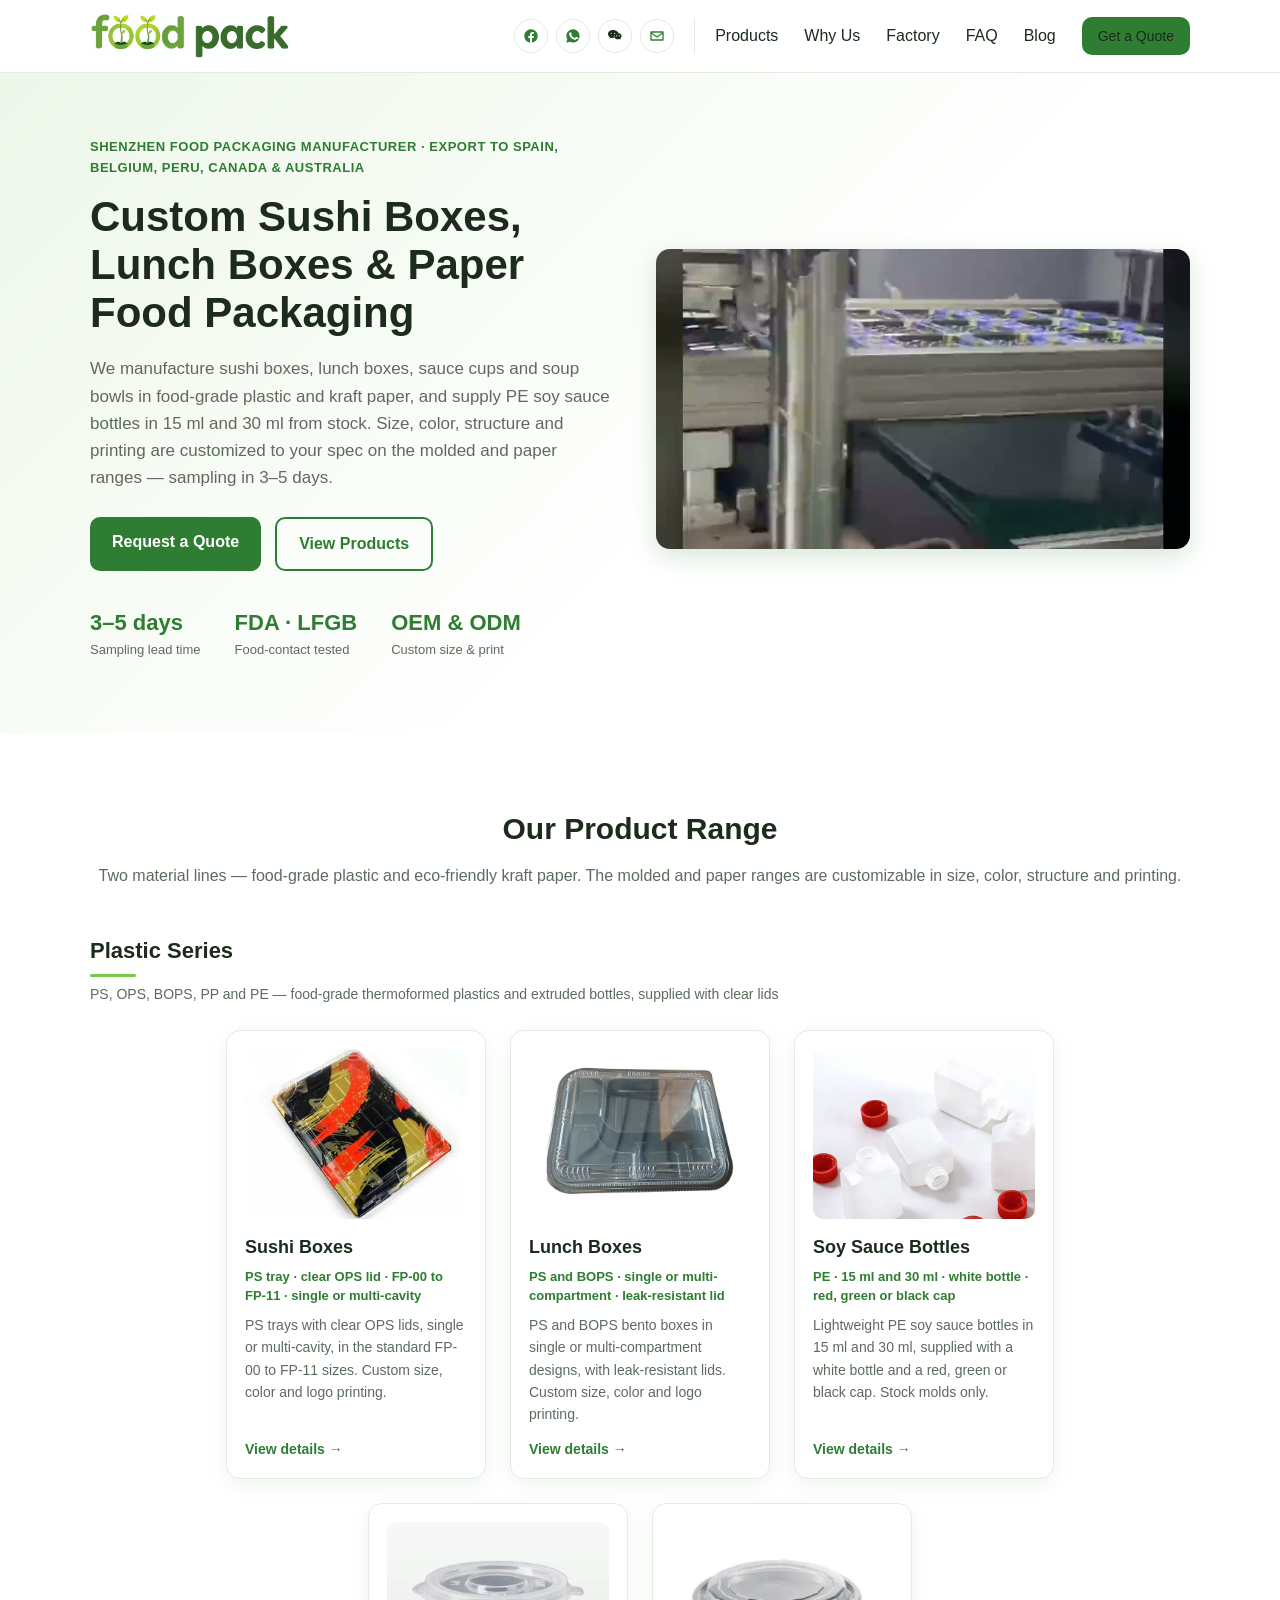
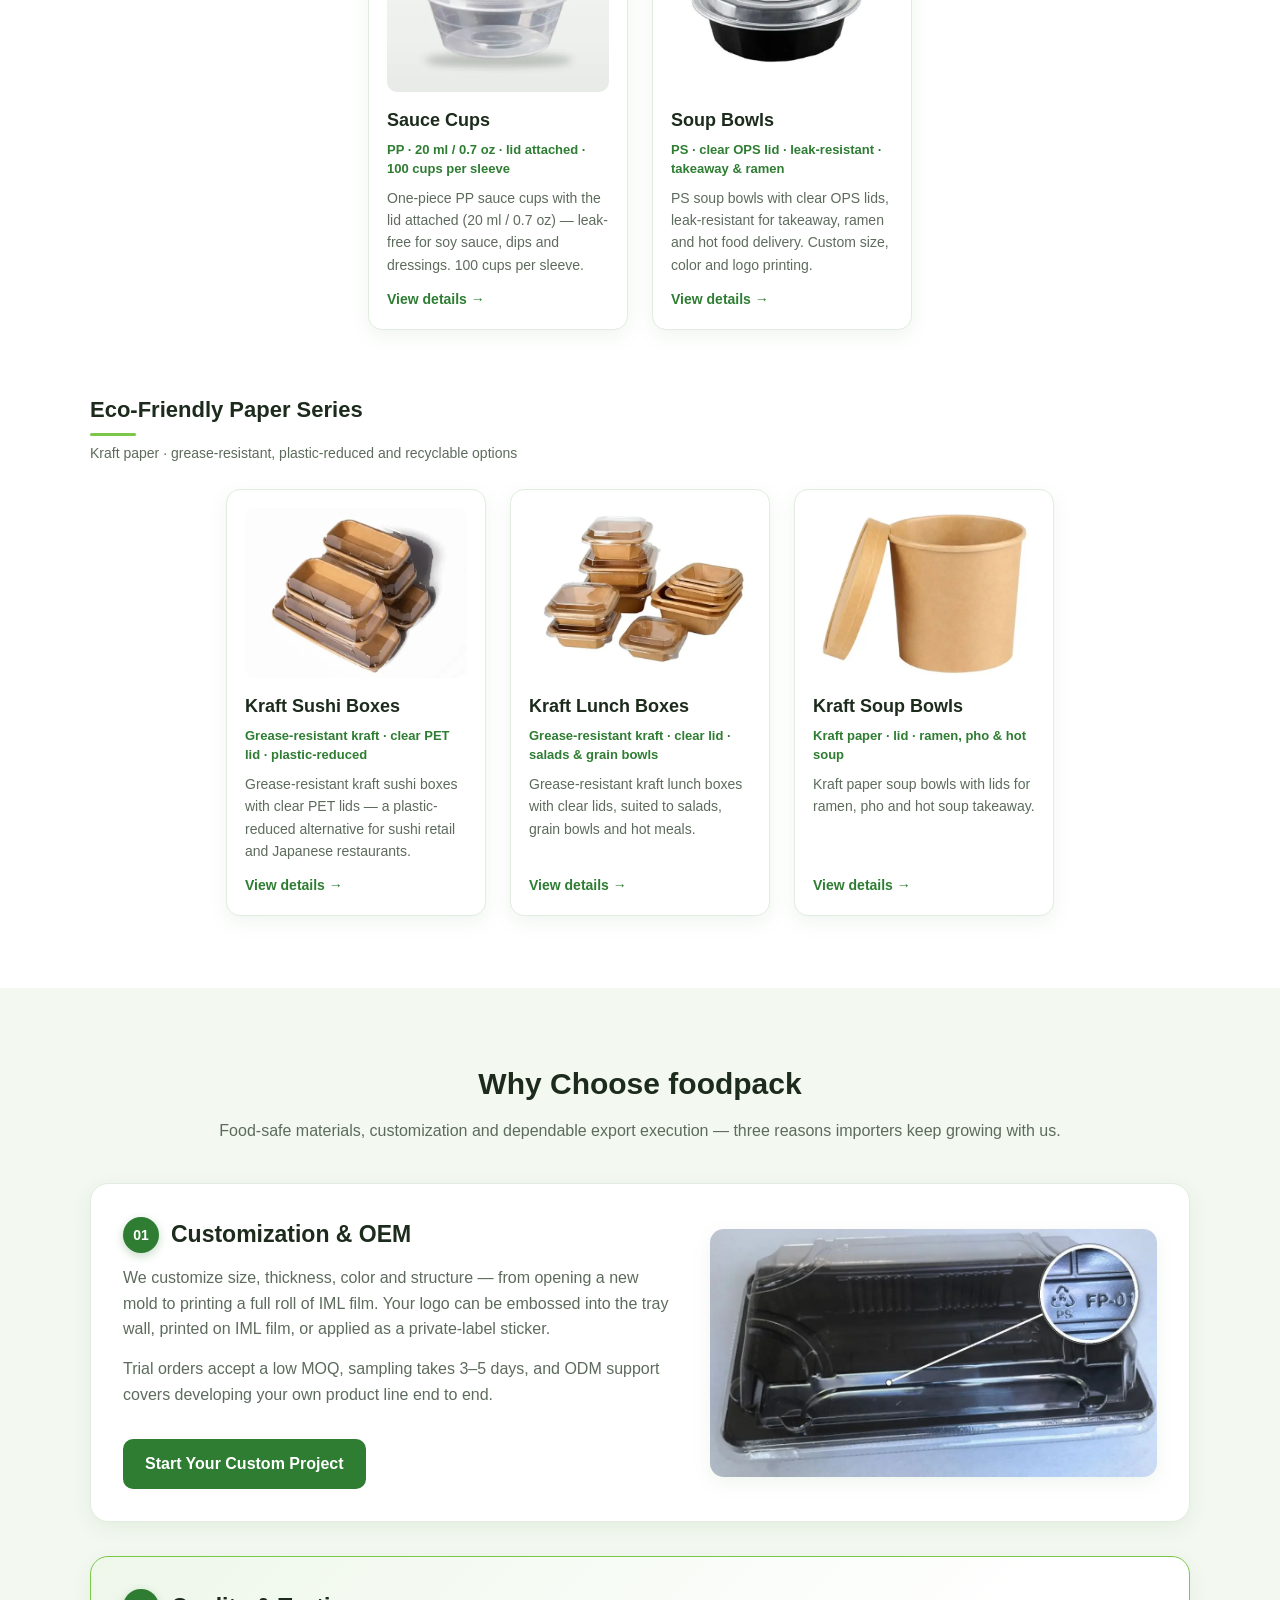
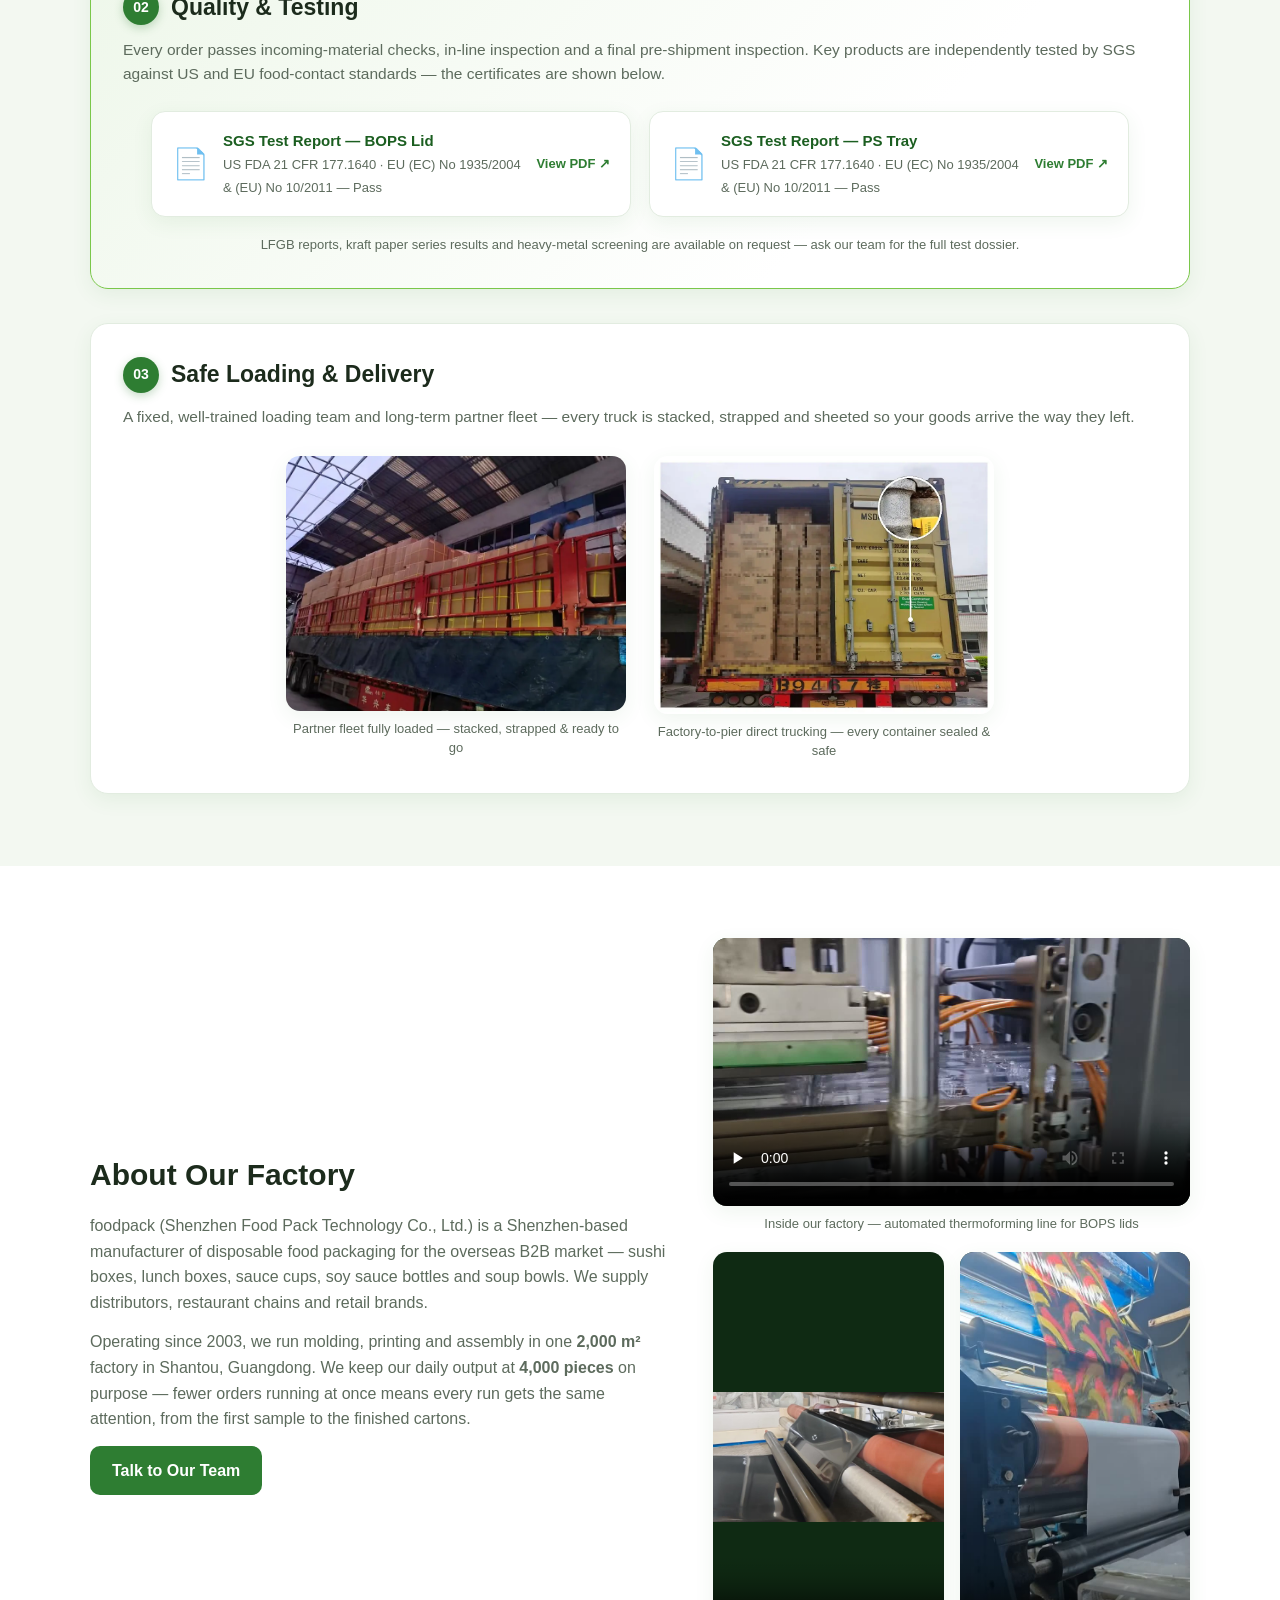
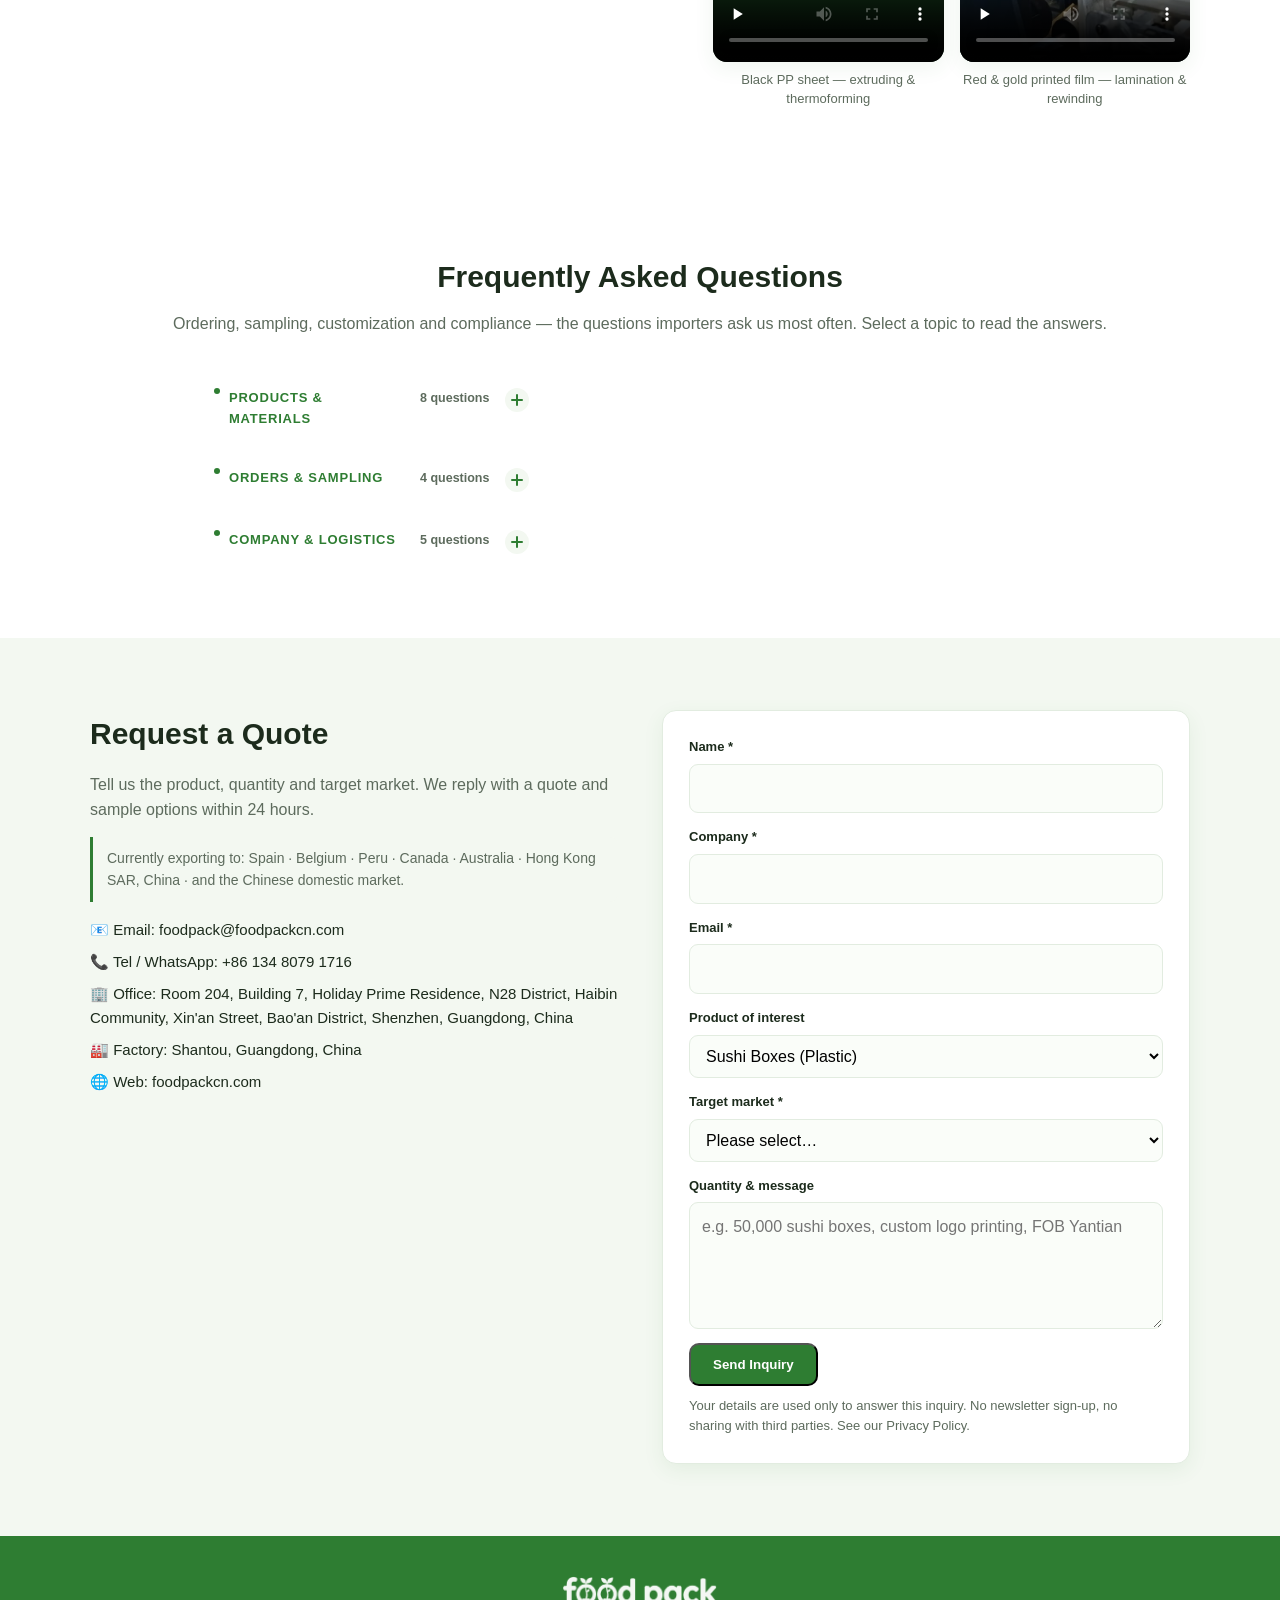
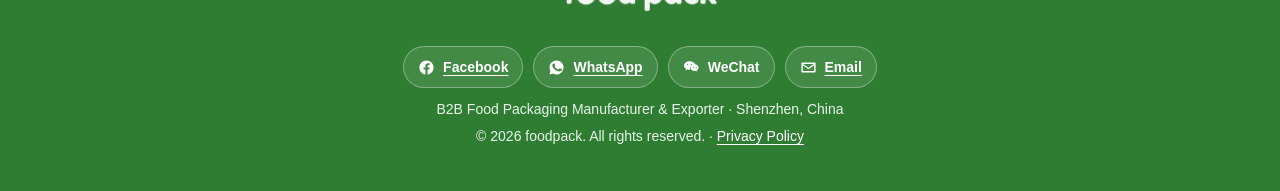
<file: index.html>
<!DOCTYPE html>
<html lang="en" data-page-node-id="mFNBOPYJfn9AD3pWPYR58X">
<head data-page-node-id="HoqtZUiYs5kj8AF2D5N1st">
  <meta charset="UTF-8" data-page-node-id="Eq6AuMrgHAkro0cGM2WiQe">
  <meta name="viewport" content="width=device-width, initial-scale=1.0" data-page-node-id="EBPMY4IJ0PDxp19UbrSjZT">
  <title>foodpack — Sushi Boxes &amp; Lunch Boxes Manufacturer | Shenzhen</title>
  <meta name="description" content="Sushi boxes, kraft lunch boxes, sauce cups, soy sauce bottles and soup bowls from Shenzhen. FDA &amp; LFGB tested, OEM custom printing, 3-5 day sampling. Shipped to Spain, Belgium, Peru, Canada, Australia." data-page-node-id="vIxXQgZTzULaEhdKBge1pR">
  <meta name="keywords" content="sushi boxes manufacturer, kraft sushi boxes, lunch boxes supplier, bento boxes, eco-friendly paper packaging, custom food packaging, OEM food packaging, Shenzhen food packaging manufacturer, sauce cups, soy sauce bottles, soup bowls, disposable food containers" data-page-node-id="yhZ7C17vtFmd58Pn4LfxuJ">
  <link rel="canonical" href="https://foodpackcn.com/" data-page-node-id="WvLv331YBpY25khzeM37gA">
  <meta property="og:type" content="website" data-page-node-id="Ehgjqho2lH1zH9KXM7OUZE">
  <meta property="og:title" content="foodpack — Sushi Boxes &amp; Lunch Boxes Manufacturer | Shenzhen" data-page-node-id="3nTPxtJ5EOARC1U06PixEo">
  <meta property="og:description" content="Custom sushi boxes, kraft lunch boxes and paper soup bowls. FDA &amp; LFGB tested, OEM/ODM supported, shipped to Spain, Belgium, Peru, Canada and Australia." data-page-node-id="w3EZ62GMDjbjyBB2CtmiAZ">
  <meta property="og:url" content="https://foodpackcn.com/" data-page-node-id="0rXUhHuV0loew4dHCIQo7c">
  <meta property="og:image" content="https://foodpackcn.com/assets/video/sushi-box-thermoforming-line-poster.jpg" data-page-node-id="FEH3fMN7EKMt0m9H0vaPZh">
  <meta name="twitter:card" content="summary_large_image" data-page-node-id="G6cl6uKxjj9yinHfOSL4J2">
  <link rel="icon" type="image/svg+xml" href="assets/favicon.svg?v=3" data-page-node-id="RbkXigPzSN0StnpjQDALNo">
  <link rel="icon" type="image/png" sizes="32x32" href="/assets/icons/icon-32.png">
  <link rel="icon" type="image/png" sizes="16x16" href="/assets/icons/icon-16.png">
  <link rel="apple-touch-icon" sizes="180x180" href="/assets/icons/apple-touch-icon.png">
  <link rel="manifest" href="/site.webmanifest">
  <meta name="theme-color" content="#2E7D32">
  <link rel="stylesheet" href="css/styles.css?v=5" data-page-node-id="Z5T8rny8GyIHO56MVBGxQA">
  <script type="application/ld+json">
  {
    "@context": "https://schema.org",
    "@type": "Organization",
    "@id": "https://foodpackcn.com/#organization",
    "name": "foodpack — Shenzhen Food Pack Technology Co., Ltd.",
    "alternateName": "Shenzhen Food Pack Technology",
    "url": "https://foodpackcn.com/",
    "logo": "https://foodpackcn.com/assets/logo-wordmark-alpha.png",
    "telephone": "+86-134-8079-1716",
    "email": "foodpack@foodpackcn.com",
    "foundingDate": "2003",
    "description": "Manufacturer and exporter of sushi boxes, lunch boxes, sauce cups, soy sauce bottles and soup bowls in plastic and kraft paper, with OEM and ODM customization.",
    "address": {
      "@type": "PostalAddress",
      "streetAddress": "Room 204, Building 7, Holiday Prime Residence, N28 District, Haibin Community, Xin'an Street, Bao'an District",
      "addressLocality": "Shenzhen",
      "addressRegion": "Guangdong",
      "addressCountry": "CN"
    },
    "areaServed": [
      {"@type": "Country", "name": "Spain"},
      {"@type": "Country", "name": "Belgium"},
      {"@type": "Country", "name": "Peru"},
      {"@type": "Country", "name": "Canada"},
      {"@type": "Country", "name": "Australia"},
      {"@type": "AdministrativeArea", "name": "Hong Kong SAR, China"},
      {"@type": "Country", "name": "China (domestic market)"}
    ],
    "knowsAbout": [
      "sushi boxes", "kraft lunch boxes", "bento boxes", "sauce cups",
      "soy sauce bottles", "soup bowls", "eco-friendly paper packaging",
      "custom food packaging", "OEM food packaging",
      "PS OPS BOPS PP PE food-grade plastics", "thermoforming", "IML film printing",
      "grease-resistant kraft paper", "FDA 21 CFR 177.1640", "EU Regulation 1935/2004",
      "LFGB food-contact testing", "SGS food contact testing",
      "FOB Yantian", "T/T payment terms", "disposable food containers"
    ]
  }
  </script>
  <script type="application/ld+json">
  {
    "@context": "https://schema.org",
    "@graph": [
      {
        "@type": "WebSite",
        "@id": "https://foodpackcn.com/#website",
        "url": "https://foodpackcn.com/",
        "name": "foodpack — Shenzhen Food Pack Technology Co., Ltd.",
        "publisher": { "@id": "https://foodpackcn.com/#organization" },
        "inLanguage": "en"
      },
      {
        "@type": ["Product", "ItemPage"],
        "@id": "https://foodpackcn.com/#sushi-boxes",
        "name": "Sushi Boxes",
        "alternateName": "Plastic sushi boxes with OPS lid",
        "description": "PS trays with clear OPS lids, single or multi-cavity, in the standard FP-00 to FP-11 sizes. Custom size, color and logo printing.",
        "sku": "FP-SBX",
        "material": "PS, OPS",
        "image": "https://foodpackcn.com/assets/products/sushi-box.jpg",
        "url": "https://foodpackcn.com/products/sushi-boxes.html",
        "brand": { "@type": "Brand", "name": "foodpack" },
        "manufacturer": { "@type": "Organization", "name": "Shenzhen Food Pack Technology Co., Ltd." },
        "category": "Disposable food containers",
        "address": { "@type": "PostalAddress", "addressCountry": "CN", "addressLocality": "Shenzhen" },
        "offers": {
          "@type": "Offer",
          "priceCurrency": "USD",
          "availability": "https://schema.org/InStock",
          "url": "https://foodpackcn.com/#contact",
          "seller": { "@id": "https://foodpackcn.com/#organization" }
        }
      },
      {
        "@type": ["Product", "ItemPage"],
        "@id": "https://foodpackcn.com/#lunch-boxes",
        "name": "Lunch Boxes",
        "alternateName": "Plastic bento lunch boxes",
        "description": "PS and BOPS bento boxes in single or multi-compartment designs, with leak-resistant lids. Custom size, color and logo printing.",
        "sku": "FP-LBX",
        "material": "PS, BOPS",
        "image": "https://foodpackcn.com/assets/products/lunch-box.jpg",
        "url": "https://foodpackcn.com/products/lunch-boxes.html",
        "brand": { "@type": "Brand", "name": "foodpack" },
        "manufacturer": { "@type": "Organization", "name": "Shenzhen Food Pack Technology Co., Ltd." },
        "category": "Disposable food containers",
        "offers": {
          "@type": "Offer",
          "priceCurrency": "USD",
          "availability": "https://schema.org/InStock",
          "url": "https://foodpackcn.com/#contact",
          "seller": { "@id": "https://foodpackcn.com/#organization" }
        }
      },
      {
        "@type": ["Product", "ItemPage"],
        "@id": "https://foodpackcn.com/#soy-sauce-bottles",
        "name": "Soy Sauce Bottles",
        "description": "Lightweight PE soy sauce bottles in 15 ml and 30 ml, supplied with a white bottle and a red, green or black cap. Stock molds only.",
        "sku": "FP-SSB",
        "material": "PE",
        "image": "https://foodpackcn.com/assets/products/soy-sauce-bottle.jpg",
        "url": "https://foodpackcn.com/products/soy-sauce-bottles.html",
        "brand": { "@type": "Brand", "name": "foodpack" },
        "manufacturer": { "@type": "Organization", "name": "Shenzhen Food Pack Technology Co., Ltd." },
        "category": "Sauce and condiment packaging",
        "offers": {
          "@type": "Offer",
          "priceCurrency": "USD",
          "availability": "https://schema.org/InStock",
          "url": "https://foodpackcn.com/#contact",
          "seller": { "@id": "https://foodpackcn.com/#organization" }
        }
      },
      {
        "@type": ["Product", "ItemPage"],
        "@id": "https://foodpackcn.com/#sauce-cups",
        "name": "Sauce Cups",
        "description": "One-piece PP sauce cups with the lid attached (20 ml / 0.7 oz) — leak-free for soy sauce, dips and dressings. 100 cups per sleeve.",
        "sku": "FP-SCU",
        "material": "PP",
        "image": "https://foodpackcn.com/assets/products/sauce-cup.jpg",
        "url": "https://foodpackcn.com/products/sauce-cups.html",
        "brand": { "@type": "Brand", "name": "foodpack" },
        "manufacturer": { "@type": "Organization", "name": "Shenzhen Food Pack Technology Co., Ltd." },
        "category": "Sauce and condiment packaging",
        "offers": {
          "@type": "Offer",
          "priceCurrency": "USD",
          "availability": "https://schema.org/InStock",
          "url": "https://foodpackcn.com/#contact",
          "seller": { "@id": "https://foodpackcn.com/#organization" }
        }
      },
      {
        "@type": ["Product", "ItemPage"],
        "@id": "https://foodpackcn.com/#soup-bowls",
        "name": "Soup Bowls",
        "alternateName": "Plastic soup bowls with OPS lid",
        "description": "PS soup bowls with clear OPS lids, leak-resistant for takeaway, ramen and hot food delivery. Custom size, color and logo printing.",
        "sku": "FP-SBW",
        "material": "PS, OPS",
        "image": "https://foodpackcn.com/assets/products/soup-bowl.jpg",
        "url": "https://foodpackcn.com/products/soup-bowls.html",
        "brand": { "@type": "Brand", "name": "foodpack" },
        "manufacturer": { "@type": "Organization", "name": "Shenzhen Food Pack Technology Co., Ltd." },
        "category": "Disposable food containers",
        "offers": {
          "@type": "Offer",
          "priceCurrency": "USD",
          "availability": "https://schema.org/InStock",
          "url": "https://foodpackcn.com/#contact",
          "seller": { "@id": "https://foodpackcn.com/#organization" }
        }
      },
      {
        "@type": ["Product", "ItemPage"],
        "@id": "https://foodpackcn.com/#kraft-sushi-boxes",
        "name": "Kraft Sushi Boxes",
        "description": "Grease-resistant kraft sushi boxes with clear PET lids — a plastic-reduced alternative for sushi retail and Japanese restaurants.",
        "sku": "FP-KSB",
        "material": "Grease-resistant kraft paper, PET lid",
        "image": "https://foodpackcn.com/assets/products/kraft-sushi-box.jpg",
        "url": "https://foodpackcn.com/products/kraft-sushi-boxes.html",
        "brand": { "@type": "Brand", "name": "foodpack" },
        "manufacturer": { "@type": "Organization", "name": "Shenzhen Food Pack Technology Co., Ltd." },
        "category": "Disposable food containers",
        "offers": {
          "@type": "Offer",
          "priceCurrency": "USD",
          "availability": "https://schema.org/InStock",
          "url": "https://foodpackcn.com/#contact",
          "seller": { "@id": "https://foodpackcn.com/#organization" }
        }
      },
      {
        "@type": ["Product", "ItemPage"],
        "@id": "https://foodpackcn.com/#kraft-lunch-boxes",
        "name": "Kraft Lunch Boxes",
        "alternateName": "Kraft bento lunch boxes",
        "description": "Grease-resistant kraft lunch boxes with clear lids, suited to salads, grain bowls and hot meals.",
        "sku": "FP-KLB",
        "material": "Grease-resistant kraft paper",
        "image": "https://foodpackcn.com/assets/products/kraft-lunch-box.jpg",
        "url": "https://foodpackcn.com/products/kraft-lunch-boxes.html",
        "brand": { "@type": "Brand", "name": "foodpack" },
        "manufacturer": { "@type": "Organization", "name": "Shenzhen Food Pack Technology Co., Ltd." },
        "category": "Disposable food containers",
        "offers": {
          "@type": "Offer",
          "priceCurrency": "USD",
          "availability": "https://schema.org/InStock",
          "url": "https://foodpackcn.com/#contact",
          "seller": { "@id": "https://foodpackcn.com/#organization" }
        }
      },
      {
        "@type": ["Product", "ItemPage"],
        "@id": "https://foodpackcn.com/#kraft-soup-bowls",
        "name": "Kraft Soup Bowls",
        "description": "Kraft paper soup bowls with lids for ramen, pho and hot soup takeaway.",
        "sku": "FP-KBW",
        "material": "Grease-resistant kraft paper",
        "image": "https://foodpackcn.com/assets/products/soup-bowl-kraft.jpg",
        "url": "https://foodpackcn.com/products/kraft-soup-bowls.html",
        "brand": { "@type": "Brand", "name": "foodpack" },
        "manufacturer": { "@type": "Organization", "name": "Shenzhen Food Pack Technology Co., Ltd." },
        "category": "Disposable food containers",
        "offers": {
          "@type": "Offer",
          "priceCurrency": "USD",
          "availability": "https://schema.org/InStock",
          "url": "https://foodpackcn.com/#contact",
          "seller": { "@id": "https://foodpackcn.com/#organization" }
        }
      },
      {
        "@type": "VideoObject",
        "@id": "https://foodpackcn.com/#factory-video",
        "name": "Sushi box production line — thermoforming to printed boxes",
        "description": "Inside the foodpack plant in Shantou, Guangdong: a multi-cavity tool forms PS sheet into sushi trays on our own line, then finished boxes travel down the conveyor ready for export packing.",
        "thumbnailUrl": ["https://foodpackcn.com/assets/video/sushi-box-thermoforming-line-poster.jpg"],
        "uploadDate": "2026-10-11",
        "duration": "PT22.5S",
        "contentUrl": "https://foodpackcn.com/assets/video/sushi-box-thermoforming-line.mp4",
        "encodingFormat": "video/mp4",
        "publisher": { "@id": "https://foodpackcn.com/#organization" },
        "inLanguage": "en"
      }
    ]
  }
  </script>
  <script type="application/ld+json">  {
    "@context": "https://schema.org",
    "@type": "FAQPage",
    "mainEntity": [
      {
        "@type": "Question",
        "name": "Which food-contact certifications do your products pass?",
        "acceptedAnswer": {
          "@type": "Answer",
          "text": "Key products are tested by SGS against US FDA 21 CFR 177.1640 and EU Regulation (EC) No 1935/2004 with (EU) No 10/2011 — all reports are Pass. LFGB reports for the paper series and heavy-metal screening are available on request."
        }
      },
      {
        "@type": "Question",
        "name": "Which materials do you use, and are they food-safe?",
        "acceptedAnswer": {
          "@type": "Answer",
          "text": "Food-grade plastics: PS with clear OPS lids for sushi boxes and soup bowls, PS and BOPS for lunch boxes, PP for sauce cups, and PE for soy sauce bottles. The paper series uses grease-resistant kraft paper. Every batch passes incoming-material checks, in-line inspection and a pre-shipment inspection."
        }
      },
      {
        "@type": "Question",
        "name": "Are the kraft paper products really grease resistant?",
        "acceptedAnswer": {
          "@type": "Answer",
          "text": "The kraft paper used in our sushi boxes, lunch boxes and soup bowls carries a food-contact grease-resistant coating, so it handles oily and hot food far better than uncoated paper. For very greasy items such as fried food, tell us the application and we will recommend the right grade and thickness."
        }
      },
      {
        "@type": "Question",
        "name": "What is the difference between PS, OPS, BOPS, PP and PE?",
        "acceptedAnswer": {
          "@type": "Answer",
          "text": "Each grade is chosen for a different part of the product. PS forms the trays and soup bowls. OPS is used for the clear lids. BOPS is specified on lunch box trays. PP is injection-molded into the sauce cups. PE is extruded into the soy sauce bottles. All five are food-grade plastics, and the mix is fixed per product so the tray, lid and bottle stay compatible on the filling line."
        }
      },
      {
        "@type": "Question",
        "name": "Which material is best for greasy or oily food?",
        "acceptedAnswer": {
          "@type": "Answer",
          "text": "For oily or hot food the grease-resistant kraft series is the better choice — the kraft carries a food-contact grease-resistant coating. Dry and cold items such as sushi and cut fruit work well in PS trays with clear OPS lids. For fried food, tell us the application and we will recommend the right grade and thickness rather than guess."
        }
      },
      {
        "@type": "Question",
        "name": "Do the kraft paper products pass LFGB testing?",
        "acceptedAnswer": {
          "@type": "Answer",
          "text": "The kraft paper series is tested under LFGB, and the reports are available on request together with heavy-metal screening and the full test dossier. The SGS reports published on this page cover the molded range against FDA 21 CFR 177.1640 and EU 1935/2004 with (EU) No 10/2011 — both Pass."
        }
      },
      {
        "@type": "Question",
        "name": "Can the containers go in a microwave, oven or freezer?",
        "acceptedAnswer": {
          "@type": "Answer",
          "text": "Not every grade is rated for every condition, and we would rather confirm than guess. Tell us whether the container has to go in a microwave, a freezer or a conventional oven, and at what temperature and duration, and our team will specify a suitable grade and confirm it in writing before you place an order."
        }
      },
      {
        "@type": "Question",
        "name": "Do you offer a plastic-reduced or recyclable option?",
        "acceptedAnswer": {
          "@type": "Answer",
          "text": "Yes. The eco-friendly paper series is the plastic-reduced line: grease-resistant kraft sushi boxes, lunch boxes and soup bowls, supplied with clear PET or kraft lids. It is aimed at retailers and restaurant groups phasing out bare plastic trays. Ask us for the recycling declaration and the material breakdown for each item."
        }
      },
      {
        "@type": "Question",
        "name": "Can you customize size, color, structure and printing?",
        "acceptedAnswer": {
          "@type": "Answer",
          "text": "Yes — OEM and ODM are both supported. We customize dimensions, cavity structure, thickness, color and printing. Your logo can be embossed into the tray wall, printed on IML film, or applied as a private-label sticker."
        }
      },
      {
        "@type": "Question",
        "name": "What is the minimum order quantity?",
        "acceptedAnswer": {
          "@type": "Answer",
          "text": "MOQ depends on the mold and the print method. Trial orders are accepted at a low MOQ — send us the product spec and your target quantity and we will confirm the exact figure for each item."
        }
      },
      {
        "@type": "Question",
        "name": "How long does sampling take, and what does tooling cost?",
        "acceptedAnswer": {
          "@type": "Answer",
          "text": "Sampling takes 3–5 days. Send us drawings, reference samples or photos of the product you have in mind; our engineering team will quote the tooling cost before we start cutting tooling."
        }
      },
      {
        "@type": "Question",
        "name": "How do I get a quote?",
        "acceptedAnswer": {
          "@type": "Answer",
          "text": "Send the product name, quantity and target market through the form below, or email foodpack@foodpackcn.com / WhatsApp +86 134 8079 1716. We reply with pricing and sample options within 24 hours."
        }
      },
      {
        "@type": "Question",
        "name": "Are you a manufacturer or a trading company?",
        "acceptedAnswer": {
          "@type": "Answer",
          "text": "We are a manufacturer. Shenzhen Food Pack Technology Co., Ltd. runs molding, printing and assembly in its own factory in Shantou, Guangdong, and exports directly to distributors, restaurant chains and retail brands from its office in Bao'an District, Shenzhen."
        }
      },
      {
        "@type": "Question",
        "name": "Which countries do you export to?",
        "acceptedAnswer": {
          "@type": "Answer",
          "text": "We currently export to Spain, Belgium, Peru, Canada, Australia, Hong Kong SAR (China) and the Chinese domestic market. Documents such as packing lists, certificates of origin and inspection reports are prepared for every shipment."
        }
      },
      {
        "@type": "Question",
        "name": "What are your payment and shipping terms?",
        "acceptedAnswer": {
          "@type": "Answer",
          "text": "Payment is by T/T bank transfer only — 30% deposit, 70% balance before shipment. We quote FOB Yantian, and loading is handled by a fixed, trained team with a long-term partner fleet. Full bank details are issued with your proforma invoice."
        }
      },
      {
        "@type": "Question",
        "name": "What is your daily production capacity?",
        "acceptedAnswer": {
          "@type": "Answer",
          "text": "Our factory in Shantou, Guangdong runs at 4,000 pieces per day across molding, printing and assembly. We schedule to that figure deliberately so each order is checked rather than pushed through — send us your target quantity and quantity split and we will confirm the production schedule before you place the order."
        }
      },
      {
        "@type": "Question",
        "name": "How long has the factory been running, and where is it located?",
        "acceptedAnswer": {
          "@type": "Answer",
          "text": "Shenzhen Food Pack Technology Co., Ltd. has been manufacturing disposable food packaging since 2003 and occupies a 2,000 m² factory site in Shantou, Guangdong. Molding, printing and assembly all run on site, so you can audit the line in person before ordering."
        }
      }
    ]
  }</script>
</head>
<body data-page-node-id="NWFcd1W5o8hJKyb4BqGYPU">

  <!-- ===== Header / Nav ===== -->
  <header class="site-header" data-page-node-id="6t2fn1LxkG1hagHGvBwZIE">
    <div class="container nav" data-page-node-id="8YLmdU2njMiJpVwlIU58IJ">
      <a class="brand" href="#top" tabindex="0" role="link" data-page-node-id="KWrR9gE2Zm7Eimo082p6co">
        <img src="assets/logo-wordmark-trim.png" alt="food pack" class="brand-logo" data-page-node-id="2QbFd7jPn9LsUAe2KYW9r7">
      </a>
      <div class="nav-right" data-page-node-id="VCvD4qkdQqtB6rXdPap4Eq">
        <div class="nav-social" aria-label="Direct contact channels" data-page-node-id="Y38hVBrHx74fvEi8gBt7Hg">
          <a class="nav-ic" href="https://www.facebook.com/" target="_blank" rel="noopener" aria-label="foodpack on Facebook" title="Facebook" data-page-node-id="WebiVdcG9jYgJU0UR8LsDS">
            <svg viewBox="0 0 24 24" fill="currentColor" aria-hidden="true" data-page-node-id="gLDBsodZ6OQL0Q6P4YYFWy"><path d="M22 12.06C22 6.5 17.52 2 12 2S2 6.5 2 12.06C2 17.08 5.66 21.24 10.44 22v-7.03H7.9v-2.91h2.54V9.85c0-2.52 1.49-3.91 3.77-3.91 1.1 0 2.24.2 2.24.2v2.46h-1.26c-1.24 0-1.63.78-1.63 1.57v1.89h2.78l-.45 2.91h-2.33V22C18.34 21.24 22 17.08 22 12.06z" data-page-node-id="oqWkGyMpCJqx1ngzSnEerH"/></svg>
          </a>
          <a class="nav-ic" href="https://wa.me/8613480171716" target="_blank" rel="noopener" aria-label="Chat on WhatsApp" title="WhatsApp: +86 134 8079 1716" data-page-node-id="EEGFNP0mkwaE2SO4GdQ6Kq">
            <svg viewBox="0 0 24 24" fill="currentColor" aria-hidden="true" data-page-node-id="j3HjQ3iDUPrcBfom47XEAE"><path d="M12.04 2C6.58 2 2.13 6.45 2.13 11.91c0 1.75.46 3.45 1.32 4.95L2 22l5.25-1.38a9.9 9.9 0 0 0 4.79 1.22h.01c5.46 0 9.91-4.45 9.91-9.91A9.86 9.86 0 0 0 12.04 2zm5.8 14.09c-.25.7-1.43 1.33-1.97 1.39-.54.06-1.05.25-3.53-.74-2.99-1.19-4.87-4.31-5.02-4.51-.15-.2-1.2-1.62-1.2-3.09 0-1.47.77-2.19 1.04-2.49.27-.3.59-.37.79-.37h.56c.18 0 .43-.07.67.51.25.62.84 2.12.91 2.28.07.16.12.34.02.54-.1.2-.17.32-.34.51-.17.19-.36.42-.16.78.2.36.87 1.44 1.87 2.33 1.29 1.15 2.37 1.51 2.72 1.69.35.18.55.15.76-.09.21-.24.91-1.06 1.16-1.42.25-.36.5-.3.84-.18.34.12 2.16 1.02 2.53 1.2.37.18.62.27.71.42.09.15.09.87-.16 1.57z" data-page-node-id="KzvWilzYvEGnXHhW9kNKNU"/></svg>
          </a>
          <button type="button" class="nav-ic nav-ic-wechat" aria-label="WeChat contact — show QR code" title="WeChat: wxid_8398574091012" data-wechat-open data-page-node-id="VTNrOwlF9JHxBbIdkR3HPq">
            <svg viewBox="0 0 24 24" fill="currentColor" aria-hidden="true" data-page-node-id="cTaQJYuOqm319CGigUEEPG"><path d="M9 3C4.86 3 1.5 5.8 1.5 9.1c0 1.87 1.06 3.53 2.72 4.63l-.7 2.2 2.5-1.28c.86.24 1.77.37 2.72.37.55 0 1.08-.05 1.58-.15a5.4 5.4 0 0 1-.24-1.6c0-3.2 3.05-5.8 6.8-5.8h.6C16.6 5.4 13 3 9 3zm-2.6 4a.9.9 0 1 1 0 1.8.9.9 0 0 1 0-1.8zm5.2 0a.9.9 0 1 1 0 1.8.9.9 0 0 1 0-1.8zM22 12.2c0-2.6-2.53-4.7-5.65-4.7s-5.65 2.1-5.65 4.7 2.53 4.7 5.65 4.7c.72 0 1.4-.1 2.04-.29l2.06 1.06-.57-1.79c1.42-.98 2.22-2.45 2.22-4.17zm-7.5-1.3a.85.85 0 1 1 0 1.7.85.85 0 0 1 0-1.7zm4.2 0a.85.85 0 1 1 0 1.7.85.85 0 0 1 0-1.7z" data-page-node-id="ngBeaZYvV2owYu52zkHDS8"/></svg>
          </button>
          <a class="nav-ic" href="mailto:foodpack@foodpackcn.com" aria-label="Send us an email" title="Email: foodpack@foodpackcn.com" data-page-node-id="4ZQNZ0hw6DR3TftnZVXEaY">
            <svg viewBox="0 0 24 24" fill="currentColor" aria-hidden="true" data-page-node-id="eZWzajQyxTKcDr240aRAcB"><path d="M3 5h18a1 1 0 0 1 1 1v12a1 1 0 0 1-1 1H3a1 1 0 0 1-1-1V6a1 1 0 0 1 1-1zm1.4 2L12 12.2 19.6 7H4.4zM4 8.9V17h16V8.9l-8 5.6-8-5.6z" data-page-node-id="Hl2RWLPafZfJwLFLgVY47C"/></svg>
          </a>
        </div>
        <nav class="nav-links" id="navLinks" aria-label="Main" data-page-node-id="5YPJ7u5yIdXlFLy7FZ4RXd">
        <a href="#products" data-page-node-id="Jch4RKOOBurfsCCfRx8nAX">Products</a>
        <a href="#why" data-page-node-id="0Omh8M7od5EAgnn9WpqT1Y">Why Us</a>
        <a href="#about" data-page-node-id="2mSdjVmB2j5UF9wDNoYsG6">Factory</a>
        <a href="#faq" data-page-node-id="axs5YhuCf2jtr38XVHeKI2">FAQ</a>
        <a href="blog/index.html" data-page-node-id="BlogNavLinkNode01">Blog</a>
        <a href="#contact" class="btn btn-small" data-page-node-id="3sf4xh95sGEk6kEUBFGfeW">Get a Quote</a>
        </nav>
      </div>
      <button class="nav-toggle" id="navToggle" aria-label="Menu" aria-expanded="false" data-page-node-id="n8CdPo3StDOxqVZzPmXAiy">☰</button>
    </div>
  </header>

  <!-- ===== Hero ===== -->
  <section class="hero" id="top" data-page-node-id="nQtc3tdNDXlyto4197aPvQ">
    <div class="container hero-inner" data-page-node-id="Yr4WL1iSw5naZOsbzBGx0G">
      <div class="hero-text" data-page-node-id="FaeAETjElROxmNxODdmocU">
        <p class="eyebrow" data-page-node-id="ONzEQLmdDp5KJDOPjS2Q9r">Shenzhen Food Packaging Manufacturer · Export to Spain, Belgium, Peru, Canada &amp; Australia</p>
        <h1 data-page-node-id="5W5ov19lFdTN2e6ZytlYHW">Custom Sushi Boxes, Lunch Boxes &amp; Paper Food Packaging</h1>
        <p class="lead" data-page-node-id="ofUsOn6ArbHXFJB2OqdA7j">We manufacture sushi boxes, lunch boxes, sauce cups and soup bowls in food-grade plastic and kraft paper, and supply PE soy sauce bottles in 15 ml and 30 ml from stock. Size, color, structure and printing are customized to your spec on the molded and paper ranges — sampling in 3–5 days.</p>
        <div class="hero-cta" data-page-node-id="97tAHjSjWukLgPwTqgaAKD">
          <a href="#contact" class="btn" data-page-node-id="0d0PPGSY8n5H8XcwvQ7zDz">Request a Quote</a>
          <a href="#products" class="btn btn-ghost" data-page-node-id="SQURVPHwaL96bIAcLAnOYE">View Products</a>
        </div>
        <ul class="hero-stats" data-page-node-id="vmZI9mcEm264ytn3akDtqh">
          <li data-page-node-id="I1IBFHXYaguaCFleM7ORO8"><strong data-page-node-id="FqzbGTpTfoqnAuDGbcMz7U">3–5 days</strong><span data-page-node-id="sv1FA2zDPGAGIu42lnDiIK">Sampling lead time</span></li>
          <li data-page-node-id="sJO1iKjmVAzSAswyNekxeh"><strong data-page-node-id="GSpenPbwV7hPUAXNBh6BmF">FDA · LFGB</strong><span data-page-node-id="qVjgf2mAxKJCKwW0HE8egT">Food-contact tested</span></li>
          <li data-page-node-id="38xHpSEd6Y92Qbi9vGciUY"><strong data-page-node-id="2Mqy4HqGb34H9DjYi2QFV0">OEM &amp; ODM</strong><span data-page-node-id="u6iKnSGS8orPRrIEAldMxz">Custom size &amp; print</span></li>
        </ul>
      </div>
        <div class="hero-art" data-page-node-id="xcA88VQdnFkQzBCIb6IErr">
          <figure class="hero-photo" data-page-node-id="C3BBtk08c1KbrlgFzfAftw">
            <video class="hero-video" autoplay muted loop playsinline preload="metadata" poster="assets/video/sushi-box-thermoforming-line-poster.jpg?v=7" aria-label="foodpack sushi box production: thermoforming line first, then the sheet becoming printed finished boxes">
              <source src="assets/video/sushi-box-thermoforming-line.mp4?v=7" type="video/mp4">
            </video>
          </figure>
        </div>
    </div>
  </section>

  <!-- ===== Products ===== -->
  <section class="section" id="products" data-page-node-id="B4v7foGglQP9grvzW9PFTU">
    <div class="container" data-page-node-id="xb5GgFwElBktw0OXXCGvFu">
      <h2 class="section-title" data-page-node-id="hztOqfXMU6eg0x0lKVwDWa">Our Product Range</h2>
      <p class="section-sub" data-page-node-id="dUB0TjGKelQ6FZuI87BqWp">Two material lines — food-grade plastic and eco-friendly kraft paper. The molded and paper ranges are customizable in size, color, structure and printing.</p>
      <div class="product-grid" id="productGrid" data-page-node-id="zTz1QqfjIpXCMhDZ3bnuKg"><!-- cards injected by JS --></div>
    </div>
  </section>

  <!-- ===== Why Choose foodpack ===== -->
  <section class="section section-alt" id="why" data-page-node-id="oYvmMRqfHo7XTgxf6qUz46">
    <div class="container" data-page-node-id="3DdiWkTvu6I6HEtk248vj7">
      <h2 class="section-title" data-page-node-id="kQSFKFtOVGJcDXoBKyDXAc">Why Choose foodpack</h2>
      <p class="section-sub" data-page-node-id="UofD0MCo9OZSQziuYVdxhF">Food-safe materials, customization and dependable export execution — three reasons importers keep growing with us.</p>

      <!-- 01 Customization -->
      <div class="why-block" id="custom" data-page-node-id="8HMQ3MCE161zgHjVze2Cly">
        <div class="about" data-page-node-id="9NoCJFn5E8YpVUrGrBu9Rx">
          <div class="about-text" data-page-node-id="qGdMZbKdMslRmEDoj7v3Tb">
            <div class="block-head" data-page-node-id="cDJ7tpjIeuAQJW8RWxWs5m">
              <span class="block-num" data-page-node-id="bViX2EdYW6A1VpLgGXmwRu">01</span>
              <h3 data-page-node-id="LCuiCGrcRxZaMRQD2iIg42">Customization &amp; OEM</h3>
            </div>
            <p data-page-node-id="6EEbBHAFbAFSSnAGU5BBFP">We customize size, thickness, color and structure — from opening a new mold to printing a full roll of IML film. Your logo can be embossed into the tray wall, printed on IML film, or applied as a private-label sticker.</p>
            <p data-page-node-id="3NHhMj6riHGNyXIcjHqoDW">Trial orders accept a low MOQ, sampling takes 3–5 days, and ODM support covers developing your own product line end to end.</p>
            <a href="#contact" class="btn" data-page-node-id="fbfV9LMgIm72blcGpEHSXj">Start Your Custom Project</a>
          </div>
          <div class="about-card" data-page-node-id="EPAefYdktva1MZTlduYwtl">
            <picture><source srcset="assets/custom-tray-detail.webp" type="image/webp"><img src="assets/custom-tray-detail.jpg" alt="Custom embossed logo detail on a black PS tray" loading="lazy" data-page-node-id="RaO8XrNsXF8z50jvQfBYK1"></picture>
          </div>
        </div>
      </div>

      <!-- 02 Quality -->
      <div class="why-block tint" id="quality" data-page-node-id="cKABMxyfUPqQwE5CY2MKxT">
        <div class="block-head" data-page-node-id="tCA96Jx8XB1ZrgntyoEFUr">
          <span class="block-num" data-page-node-id="2Fk7ruT4kl40LxqDsOFQrz">02</span>
          <h3 data-page-node-id="vLeeMeu8qkKzdT2yLMWr7j">Quality &amp; Testing</h3>
        </div>
        <p class="block-lead" data-page-node-id="d4eBbTJPIAeSnqm8BqZQHG">Every order passes incoming-material checks, in-line inspection and a final pre-shipment inspection. Key products are independently tested by SGS against US and EU food-contact standards — the certificates are shown below.</p>
        <div class="report-row" data-page-node-id="PU3kP1qjzz6Dt6Tj2VBt8h">
          <a class="report-card" href="docs/SGS-Test-Report_BOPS-Lid.pdf" target="_blank" rel="noopener" data-page-node-id="n6Rhg00wqgGSIotnL9cUrF">
            <span class="rc-ico" data-page-node-id="mdRgaBxbLg9ig5FsfoQhzd">📄</span>
            <span class="rc-txt" data-page-node-id="wJKYazEiYoVEQFjiGVqD8y"><strong data-page-node-id="yBPFIWsmRinNXgpWd2GWKy">SGS Test Report — BOPS Lid</strong><em data-page-node-id="X9E3NAMOZpSMzHiWFmvxq3">US FDA 21 CFR 177.1640 · EU (EC) No 1935/2004 &amp; (EU) No 10/2011 — Pass</em></span>
            <span class="rc-btn" data-page-node-id="H36WlYsSdKkLRXvzHO4hCL">View PDF ↗</span>
          </a>
          <a class="report-card" href="docs/SGS-Test-Report_PS-Tray.pdf" target="_blank" rel="noopener" data-page-node-id="zjqDJCB1sZkLEFfB0U8vCv">
            <span class="rc-ico" data-page-node-id="M9yCZ3myAnfZ9Br3Fu5YgM">📄</span>
            <span class="rc-txt" data-page-node-id="mVKaIye7twsLyyDGAxOG1d"><strong data-page-node-id="457IxjrdqtnPgzAY7WJ0FR">SGS Test Report — PS Tray</strong><em data-page-node-id="0mLvx0i9osUcAncJGCb6GD">US FDA 21 CFR 177.1640 · EU (EC) No 1935/2004 &amp; (EU) No 10/2011 — Pass</em></span>
            <span class="rc-btn" data-page-node-id="MHJLDJBfwHZwDuYA7TFfWI">View PDF ↗</span>
          </a>
        </div>
        <p class="quality-note" data-page-node-id="wXyJ8QHnWE3TuAFgCdzAcA">LFGB reports, kraft paper series results and heavy-metal screening are available on request — ask our team for the full test dossier.</p>
      </div>

      <!-- 03 Shipping -->
      <div class="why-block" id="shipping" data-page-node-id="djsYvdXwcDEoRk6pPXy0RJ">
        <div class="block-head" data-page-node-id="GxEyYPe3bsa44d9sxIhJfj">
          <span class="block-num" data-page-node-id="ClVRH0l1P5NkWm6iH1ilwg">03</span>
          <h3 data-page-node-id="22EVO4lr3PbPHa8sr4iNll">Safe Loading &amp; Delivery</h3>
        </div>
        <p class="block-lead" data-page-node-id="QIN4vo7EJqbmrepljLEnHT">A fixed, well-trained loading team and long-term partner fleet — every truck is stacked, strapped and sheeted so your goods arrive the way they left.</p>
        <div class="ship-grid" data-page-node-id="HDBUStb5G65TO8TVFThhQG">
          <figure class="ship-item" data-page-node-id="TCReFjb49AE4OkfaINkwpp">
            <picture><source srcset="assets/shipping-fleet.webp" type="image/webp"><img src="assets/shipping-fleet.jpg" alt="Partner flatbed truck fully loaded with boxed products at the factory" loading="lazy" data-page-node-id="jExnE6aEE2v3loupQ2SAxB"></picture>
            <figcaption data-page-node-id="PhSBPVzzYh2tvMn4WFsNAy">Partner fleet fully loaded — stacked, strapped &amp; ready to go</figcaption>
          </figure>
          <figure class="ship-item" data-page-node-id="OGuVokhX0BFNosI5gqgwNx">
            <picture><source srcset="assets/shipping-banner.webp?v=4" type="image/webp"><img src="assets/shipping-banner.jpg?v=4" alt="Loaded export container at the factory dock, with a magnified view of the door lock and numbered bolt seal" loading="lazy" width="1040" height="790" data-page-node-id="CXv6laOTzZY5J6uBgPnnPR"></picture>
            <figcaption data-page-node-id="k0uhFBWRUwGBiDjptIXLRy">Factory-to-pier direct trucking — every container sealed &amp; safe</figcaption>
          </figure>
        </div>
      </div>
    </div>
  </section>

  <!-- ===== About / Factory ===== -->
  <section class="section" id="about" data-page-node-id="PnrlmDHKeZNElrKzYX8ygQ">
    <div class="container about" data-page-node-id="iyjgWLHSIys5B9fKvrnvOB">
      <div class="about-text" data-page-node-id="AsPd7voWt75wRXqgjFHhGO">
        <h2 class="section-title left" data-page-node-id="ldEKFcdOvMDbPFKoF0xSrw">About Our Factory</h2>
        <p data-page-node-id="ANCoECrMGSGqkOERiXkMDa">foodpack (Shenzhen Food Pack Technology Co., Ltd.) is a Shenzhen-based manufacturer of disposable food packaging for the overseas B2B market — sushi boxes, lunch boxes, sauce cups, soy sauce bottles and soup bowls. We supply distributors, restaurant chains and retail brands.</p>
        <p data-page-node-id="tPac893yKiMzshmKuK8DJi">Operating since 2003, we run molding, printing and assembly in one <strong data-page-node-id="v3ADHOheIXabLvPrXJeYOR">2,000 m²</strong> factory in Shantou, Guangdong. We keep our daily output at <strong data-page-node-id="H3zaAWismFu1zIyScMcDlH">4,000 pieces</strong> on purpose — fewer orders running at once means every run gets the same attention, from the first sample to the finished cartons.</p>
        <a href="#contact" class="btn" data-page-node-id="apEEUNkIC2ldOGN6bdBZRO">Talk to Our Team</a>
      </div>
      <div class="about-card" data-page-node-id="G8hk3eVsXypelabtJFkG9E">
        <figure class="factory-video wide" data-page-node-id="ny6DFYzfaQBP9QmDgUqAHE">
          <video controls playsinline preload="none" poster="assets/video/bopt-line-poster.jpg" data-page-node-id="8ibKYya5D86pkXn7PStH2y">
            <source src="assets/video/bopt-line-720p.mp4" type="video/mp4" data-page-node-id="df6qBYaJXNT68Tr38lGMJC">
            Your browser does not support the video tag. <a href="assets/video/bopt-line-720p.mp4" data-page-node-id="u94m8XOHkyWGzVqpSutRIc">Download the clip</a>.
          </video>
          <figcaption data-page-node-id="eKF0OS3nWBPA1cBBSy2QWU">Inside our factory — automated thermoforming line for BOPS lids</figcaption>
        </figure>
        <div class="video-pair" data-page-node-id="UWCWW2Cc1tYE2x1oqndRwc">
          <figure class="factory-video" data-page-node-id="7RjVZo9jcBlUOhb8X05v7E">
            <video controls playsinline preload="none" poster="assets/video/sheet-black-poster.jpg" data-page-node-id="4bMsvY4WgBXkY4ZtXizxwP">
              <source src="assets/video/sheet-black-720p.mp4" type="video/mp4" data-page-node-id="cjDfANX5S9CUd32auELAXb">
              Your browser does not support the video tag. <a href="assets/video/sheet-black-720p.mp4" data-page-node-id="5lfebvYMQvgPy0EVerDtBq">Download the clip</a>.
            </video>
            <figcaption data-page-node-id="m0T2RPtzP6Tmbrd1U0WWyx">Black PP sheet — extruding &amp; thermoforming</figcaption>
          </figure>
          <figure class="factory-video" data-page-node-id="6ZDn7nILcRWFebeSoM6390">
            <video controls playsinline preload="none" poster="assets/video/sheet-redgold-poster.jpg" data-page-node-id="KNf8DP4mYwreq9vXRtrxRu">
              <source src="assets/video/sheet-redgold-720p.mp4" type="video/mp4" data-page-node-id="f0FkTYHXHUA028w4MHgLEW">
              Your browser does not support the video tag. <a href="assets/video/sheet-redgold-720p.mp4" data-page-node-id="eXmHMg3I7yTt92zcOZUbJD">Download the clip</a>.
            </video>
            <figcaption data-page-node-id="dvW7e3YFtehzHwlL5cxU2q">Red &amp; gold printed film — lamination &amp; rewinding</figcaption>
          </figure>
        </div>
      </div>
    </div>
  </section>

  <!-- ===== FAQ ===== -->
  <section class="section" id="faq" data-page-node-id="B6wJtpe2GeP7C8eTgxEMnh">
    <div class="container" data-page-node-id="NbuxCC8iR2FvNcVqOradOE">
      <h2 class="section-title" data-page-node-id="re1QAp7FtoheX2ps9pjoNZ">Frequently Asked Questions</h2>
      <p class="section-sub" data-page-node-id="JnZcDwc4fuBLPSbQjwB6j9">Ordering, sampling, customization and compliance — the questions importers ask us most often. Select a topic to read the answers.</p>
      <div class="faq-groups" data-page-node-id="CGikCftnhzsl8CiXArEkDF">

        <div class="faq-group" data-page-node-id="3CGGctmFfMD97XVxYDrRUz">
          <input class="grp-state" type="checkbox" id="grp-products" data-page-node-id="HqZ5CpDfzhlbYLLJt8O7FT">
          <label class="faq-group-h" for="grp-products" data-page-node-id="g9VKcEdvi6Gf57cQ1hwB7k">
            <h3 data-page-node-id="nyyEJS8NpyCFbweQFOgi4h">Products &amp; Materials</h3>
            <span class="grp-count" data-page-node-id="0wfrDHz6ofdN04EsG0vjuC">8 questions</span>
            <span class="grp-mark" aria-hidden="true" data-page-node-id="W4w8hGpHooyhgXtvAWneX1"></span>
          </label>
          <div class="faq-list" data-page-node-id="81SRskK39rh9qOWEYqCIAp">

            <details class="faq-item" id="faq-certifications" data-page-node-id="BGAJlBZz1ZELhOmYG02zb6">
              <summary data-page-node-id="5W9DPfW5BrXMOqlAoYk4y8"><span class="faq-q" data-page-node-id="lIdhDi2I81Cb65xtHuiEIu"><em class="faq-tag" data-page-node-id="HMAVcxcQ4D25hz5VSOGmVY">Certifications</em>Which food-contact certifications do your products pass?</span><span class="faq-mark" aria-hidden="true" data-page-node-id="9nXIVRkivN4srTl6PZSa7h"></span></summary>
              <div class="faq-a" data-page-node-id="absKkvE6KfNLg5IAcE5YCv">
                <p data-page-node-id="ogTB0z6fp79zpBd0L6raEL">Key products are tested by SGS against US FDA 21 CFR 177.1640 and EU Regulation (EC) No 1935/2004 with (EU) No 10/2011 — all reports are Pass. LFGB reports for the paper series and heavy-metal screening are available on request.</p>
              </div>
            </details>

            <details class="faq-item" id="faq-materials" data-page-node-id="snxNBZO4Ror6l9RzbHJuT9">
              <summary data-page-node-id="6aBSQ3V9xyvTxIZ7qKoyLC"><span class="faq-q" data-page-node-id="g3gt445W99eg3AbMteTeWc"><em class="faq-tag" data-page-node-id="eMyCm44GWbC1k0q1tfLZev">Materials</em>Which materials do you use, and are they food-safe?</span><span class="faq-mark" aria-hidden="true" data-page-node-id="4dic1zTjf1m5rj3RcrUpTz"></span></summary>
              <div class="faq-a" data-page-node-id="GdyF8mcohv1dGR1H9zEhD5">
                <p data-page-node-id="YIxBQw3XLwMjUlLvtULpAM">Food-grade plastics: <strong data-page-node-id="m5JdLuSQR8TjqOINHsD2f0">PS with clear OPS lids</strong> for sushi boxes and soup bowls, <strong data-page-node-id="bRQVqg7OdjyNO1ka2FvSjT">PS and BOPS</strong> for lunch boxes, <strong data-page-node-id="4W47XxHr0G4GzuphELXsuI">PP</strong> for sauce cups, and <strong data-page-node-id="CdbEApME5cFeuL3TxytuNX">PE</strong> for soy sauce bottles. The paper series uses grease-resistant kraft paper. Every batch passes incoming-material checks, in-line inspection and a pre-shipment inspection.</p>
              </div>
            </details>

            <details class="faq-item" id="faq-grease-resistant" data-page-node-id="6ty7tTUfeC8cjEfK4MaLdc">
              <summary data-page-node-id="X290Gesfe1Uvqi8p9Muwo3"><span class="faq-q" data-page-node-id="DqlZgdiaGK1Yv9XSNGMMLx"><em class="faq-tag" data-page-node-id="IWltU7pycgcx9GyaYav6W2">Grease</em>Are the kraft paper products really grease resistant?</span><span class="faq-mark" aria-hidden="true" data-page-node-id="I6BmtqTU5Ul9qnfHPNlNyR"></span></summary>
              <div class="faq-a" data-page-node-id="lyZ1wqm1Z2fFBv44L7EQ7S">
                <p data-page-node-id="xi05FQTeDUf05eh0TgvjpY">The kraft paper used in our sushi boxes, lunch boxes and soup bowls carries a food-contact grease-resistant coating, so it handles oily and hot food far better than uncoated paper. For very greasy items such as fried food, tell us the application and we will recommend the right grade and thickness.</p>
              </div>
            </details>

            <details class="faq-item" id="faq-plastics" data-page-node-id="SW4P6XGTzrezIQvgHG6fDg">
              <summary data-page-node-id="Ip5jdeO9LmCs5ITdoJNDRv"><span class="faq-q" data-page-node-id="Xew6paDwX76L2jhxCbKz1a"><em class="faq-tag" data-page-node-id="zJg0k7Jo9hj8Xgok3BvGsw">Plastics</em>What is the difference between PS, OPS, BOPS, PP and PE?</span><span class="faq-mark" aria-hidden="true" data-page-node-id="sy7XjONv8aieQjJKRd3dwr"></span></summary>
              <div class="faq-a" data-page-node-id="T4Jf0lBFf7d2HFvF630sly">
                <p data-page-node-id="uVs4nfPTYl6IEDwwMrliH9">Each grade is chosen for a different part of the product. <strong data-page-node-id="9BXYSeXuv150yldaIZyLs2">PS</strong> forms the trays and soup bowls. <strong data-page-node-id="eSpAPXwYhwPsa8kPwJegbV">OPS</strong> is used for the clear lids. <strong data-page-node-id="BTa8BCsZEy5EloJLX3KUdA">BOPS</strong> is specified on lunch box trays. <strong data-page-node-id="pnJNoC4DH8bb5uAKGzSvJT">PP</strong> is injection-molded into the sauce cups. <strong data-page-node-id="72tN7bbmUPTt6uCshHBB8l">PE</strong> is extruded into the soy sauce bottles. All five are food-grade plastics, and the mix is fixed per product so the tray, lid and bottle stay compatible on the filling line.</p>
              </div>
            </details>

            <details class="faq-item" id="faq-greasy-food" data-page-node-id="QovDHoBBMHvZqviQJJn2nA">
              <summary data-page-node-id="PE8aHJd614JFKVQww1Flu5"><span class="faq-q" data-page-node-id="em3dcxy2tPTEytj3IyPv4o"><em class="faq-tag" data-page-node-id="PbOMdEkV9gRo7lifqhDChE">Oily food</em>Which material is best for greasy or oily food?</span><span class="faq-mark" aria-hidden="true" data-page-node-id="cxvomcY7AYUCWxTq1jwb5H"></span></summary>
              <div class="faq-a" data-page-node-id="UdOGuCmnLRaxbobumbQfJv">
                <p data-page-node-id="gDRbI5BFnZAyuHOw5AONvy">For oily or hot food the <strong data-page-node-id="Bz1vQlFsv5d0P1VIiz1dvS">grease-resistant kraft series</strong> is the better choice — the kraft carries a food-contact grease-resistant coating. Dry and cold items such as sushi and cut fruit work well in <strong data-page-node-id="FTeMsVrAJzEcH2kmyN7G4T">PS trays with clear OPS lids</strong>. For fried food, tell us the application and we will recommend the right grade and thickness rather than guess.</p>
              </div>
            </details>

            <details class="faq-item" id="faq-lfgb" data-page-node-id="J4Q78aeMUnkrGi4PNdV75i">
              <summary data-page-node-id="49FAg9HWVaTvPbRbEn3Gvx"><span class="faq-q" data-page-node-id="gg1RdeTO6sATmNq3koSm7W"><em class="faq-tag" data-page-node-id="Rkec4RFNWMGnZLYTfnadKs">LFGB</em>Do the kraft paper products pass LFGB testing?</span><span class="faq-mark" aria-hidden="true" data-page-node-id="Pm0rHdLj9lwNGA4TxzsbCh"></span></summary>
              <div class="faq-a" data-page-node-id="d5gkiUXWQtZccJIYZ1l1Xw">
                <p data-page-node-id="jfzjTEAci0cPDTobvzlykJ">The kraft paper series is tested under <strong data-page-node-id="vR325sD6yAEOO2oJKpSHXg">LFGB</strong>, and the reports are available on request together with heavy-metal screening and the full test dossier. The SGS reports published on this page cover the molded range against <strong data-page-node-id="2I9DqjA67xtxBEfSKI6GgX">FDA 21 CFR 177.1640</strong> and <strong data-page-node-id="kZtfFSBTwhrmoikAfO2G7v">EU 1935/2004 with (EU) No 10/2011</strong> — both Pass.</p>
              </div>
            </details>

            <details class="faq-item" id="faq-temperature" data-page-node-id="CYXj2bFNrSBlhQoYcNwFNa">
              <summary data-page-node-id="S6gMDAGdo6PsS0zQPV2Gw4"><span class="faq-q" data-page-node-id="XaGuqn2MA5EuIAcu6TDA0U"><em class="faq-tag" data-page-node-id="WNB7zIf1YakM6qSS2b145n">Heat &amp; cold</em>Can the containers go in a microwave, oven or freezer?</span><span class="faq-mark" aria-hidden="true" data-page-node-id="zedYZ8QzhDmUV4ZPSICSru"></span></summary>
              <div class="faq-a" data-page-node-id="DjD1j0xrQQHlLZamz7qCCw">
                <p data-page-node-id="vb3RXivEwIO51BIJOv7TqQ">Not every grade is rated for every condition, and we would rather confirm than guess. Tell us whether the container has to go in a <strong data-page-node-id="kSfYbao8FHAUCRei0TnYRD">microwave</strong>, a <strong data-page-node-id="8oSkLdaJUzthBp7i5G9iHP">freezer</strong> or a conventional <strong data-page-node-id="l6c3XIV2y0DVkzA8RLC382">oven</strong>, and at what temperature and duration, and our team will specify a suitable grade and confirm it in writing before you place an order.</p>
              </div>
            </details>

            <details class="faq-item" id="faq-eco" data-page-node-id="TZSHTyTq0KKx16eAL5Tiya">
              <summary data-page-node-id="2vKB1HssFGFaMztQquz8Co"><span class="faq-q" data-page-node-id="XbyxAHD3On4H59gUcN9S8g"><em class="faq-tag" data-page-node-id="BKDTj2UotxITmfZ0g5cFnc">Eco</em>Do you offer a plastic-reduced or recyclable option?</span><span class="faq-mark" aria-hidden="true" data-page-node-id="qhhfeAwpDDT2n2ph24YRw7"></span></summary>
              <div class="faq-a" data-page-node-id="Io22JIecRIJ1RQhIHbfaoQ">
                <p data-page-node-id="D4jPEVKVDeb51rm6DOEDzG">Yes. The <strong data-page-node-id="lg85Bc0pQL35IWLB9m7BuA">eco-friendly paper series</strong> is the plastic-reduced line: grease-resistant kraft sushi boxes, lunch boxes and soup bowls, supplied with clear PET or kraft lids. It is aimed at retailers and restaurant groups phasing out bare plastic trays. Ask us for the recycling declaration and the material breakdown for each item.</p>
              </div>
            </details>

          </div>
        </div>

        <div class="faq-group" data-page-node-id="eXAgECSeswTn4lNOZ661pB">
          <input class="grp-state" type="checkbox" id="grp-orders" data-page-node-id="FZWVs5dhLaVlKqNKwU8bAP">
          <label class="faq-group-h" for="grp-orders" data-page-node-id="dJpfOTt0NhNsGiM7kRcfvr">
            <h3 data-page-node-id="Au4q1LxnNqXZN2wWkJkYFb">Orders &amp; Sampling</h3>
            <span class="grp-count" data-page-node-id="qQ5JtvfnG2Mmaoo15RCPuv">4 questions</span>
            <span class="grp-mark" aria-hidden="true" data-page-node-id="enNKYa5UeyW0B8SPmTHFLa"></span>
          </label>
          <div class="faq-list" data-page-node-id="ArSERlWUnCXXdLMAGom5iT">

            <details class="faq-item" id="faq-customization" data-page-node-id="qTiUItH9G4cDySUCdXXrAG">
              <summary data-page-node-id="MXl8F41htZOrZTgUkqYF5I"><span class="faq-q" data-page-node-id="rvwzV9l5t0uGomzeFH4GUU"><em class="faq-tag" data-page-node-id="nAaglvxCR3Tn88SvDkEWdK">Customization</em>Can you customize size, color, structure and printing?</span><span class="faq-mark" aria-hidden="true" data-page-node-id="LzTgYbnrObD9tKmY2iLedI"></span></summary>
              <div class="faq-a" data-page-node-id="sA7RgTZwaEtHDZ6FofTqWc">
                <p data-page-node-id="EcZa063JZzvk1m5pIqpjPs">Yes — OEM and ODM are both supported. We customize dimensions, cavity structure, thickness, color and printing. Your logo can be embossed into the tray wall, printed on IML film, or applied as a private-label sticker.</p>
              </div>
            </details>

            <details class="faq-item" id="faq-moq" data-page-node-id="GQobZQEwVNVLHd4XFnSFjn">
              <summary data-page-node-id="EpMpOOu1Iurj1r2Yk612iH"><span class="faq-q" data-page-node-id="aydxcfO42hbYaPIhsmhQOL"><em class="faq-tag" data-page-node-id="3ydrF26szGg28T3C3e4N9j">MOQ</em>What is the minimum order quantity?</span><span class="faq-mark" aria-hidden="true" data-page-node-id="umpFNUkfpTbFsQCLd6dn2Q"></span></summary>
              <div class="faq-a" data-page-node-id="2HpwZHM0WH5sYFemDoyfYV">
                <p data-page-node-id="CGC09SfYsHOuqqNKIvrf1J">MOQ depends on the mold and the print method. Trial orders are accepted at a low MOQ — send us the product spec and your target quantity and we will confirm the exact figure for each item.</p>
              </div>
            </details>

            <details class="faq-item" id="faq-sampling" data-page-node-id="yxavVBXvsHECcfUJCtgjCE">
              <summary data-page-node-id="Dcj9lDRPOpkmjz0sGwWv9F"><span class="faq-q" data-page-node-id="qovEgdkfgrNEeFXWbCFKAd"><em class="faq-tag" data-page-node-id="4epq5w3L9IoXEqCBXEluvv">Sampling</em>How long does sampling take, and what does tooling cost?</span><span class="faq-mark" aria-hidden="true" data-page-node-id="OXYxHJQ1M3NC0gFrqmNah0"></span></summary>
              <div class="faq-a" data-page-node-id="TYxDhcckXYfSh60Lso6mX7">
                <p data-page-node-id="SwzQnBwWWI8y4EhBWeOdYm">Sampling takes 3–5 days. Send us drawings, reference samples or photos of the product you have in mind; our engineering team will quote the tooling cost before we start cutting tooling.</p>
              </div>
            </details>

            <details class="faq-item" id="faq-quote" data-page-node-id="mHBxeKbmTxonmAlBziyI5R">
              <summary data-page-node-id="0mDs8guz24A5LrGVMD8lCT"><span class="faq-q" data-page-node-id="DseJpj0y6FbSnFGH3oaz6s"><em class="faq-tag" data-page-node-id="x3mWTQ3BQAGpxUIJAPBsr4">Quote</em>How do I get a quote?</span><span class="faq-mark" aria-hidden="true" data-page-node-id="aIeslQXxihNJvtuFc64ehI"></span></summary>
              <div class="faq-a" data-page-node-id="QDdCGRy0DYDkcTfOHJxLmb">
                <p data-page-node-id="VwacRVmwIlCNyiFGriBTvn">Send the product name, quantity and target market through the form below, or email <a href="mailto:foodpack@foodpackcn.com" data-page-node-id="NNzS88uHnThEUhgec70sPJ">foodpack@foodpackcn.com</a> / WhatsApp <a href="tel:+8613480171716" data-page-node-id="OMsZtRWgCFtJSix4ZowY3B">+86 134 8079 1716</a>. We reply with pricing and sample options within 24 hours.</p>
              </div>
            </details>

          </div>
        </div>

        <div class="faq-group" data-page-node-id="iS2oS6DsL1YgL992cNSPR9">
          <input class="grp-state" type="checkbox" id="grp-company" data-page-node-id="EB8uS80gaGiHuCmu4BIx4U">
          <label class="faq-group-h" for="grp-company" data-page-node-id="OMdnb3bHOBVJIf24APGkSJ">
            <h3 data-page-node-id="UOWptg8l0gHUiMgVcCH0UG">Company &amp; Logistics</h3>
            <span class="grp-count" data-page-node-id="qlcmbc5o8XwMR5z3PvzAj6">5 questions</span>
            <span class="grp-mark" aria-hidden="true" data-page-node-id="HTam7EMoxSTtGQvuqv0W6m"></span>
          </label>
          <div class="faq-list" data-page-node-id="hb0zHJgaHyNsEBAqGwkUXh">

            <details class="faq-item" id="faq-manufacturer" data-page-node-id="kARI00HC06PFfSrGlAJ8IC">
              <summary data-page-node-id="Od8Ltd7RnEZe1ljvVvqq9U"><span class="faq-q" data-page-node-id="FFHqpAqiEbvyb9VcGyq6vg"><em class="faq-tag" data-page-node-id="NZ1kKtzp4F93XC5o6J4smY">Company</em>Are you a manufacturer or a trading company?</span><span class="faq-mark" aria-hidden="true" data-page-node-id="lnnErCjozc74dVTJOkItRg"></span></summary>
              <div class="faq-a" data-page-node-id="eMpr4oMdiTLCZFPFhL0I0e">
                <p data-page-node-id="LnFRB7UPEAEWzS9ks3WMnC">We are a manufacturer. Shenzhen Food Pack Technology Co., Ltd. runs molding, printing and assembly in its own factory in Shantou, Guangdong, and exports directly to distributors, restaurant chains and retail brands from its office in Bao'an District, Shenzhen.</p>
              </div>
            </details>

            <details class="faq-item" id="faq-markets" data-page-node-id="u7e2Zv20XI8639H4SHf74m">
              <summary data-page-node-id="RqxIaBOtk3MAGmw0an9otQ"><span class="faq-q" data-page-node-id="A100CguyQjVuNYmxnY61XX"><em class="faq-tag" data-page-node-id="NoGMsXUzfidFks6Ape7ZyV">Markets</em>Which countries do you export to?</span><span class="faq-mark" aria-hidden="true" data-page-node-id="vFcc577ARhdvWAH1I9YkGW"></span></summary>
              <div class="faq-a" data-page-node-id="K1dKHTANtzaAoGJvobOcnu">
                <p data-page-node-id="Gn9ruZPToXUCfwCPhyc5Dn">We currently export to Spain, Belgium, Peru, Canada, Australia, Hong Kong SAR (China) and the Chinese domestic market. Documents such as packing lists, certificates of origin and inspection reports are prepared for every shipment.</p>
              </div>
            </details>

            <details class="faq-item" id="faq-payment" data-page-node-id="cu7zVqTz3RD1JVg6nQlhUP">
              <summary data-page-node-id="sgCZeT0YFcTZCuBiY7EYcC"><span class="faq-q" data-page-node-id="0WhaKoXIyfRErdo7e3f7vU"><em class="faq-tag" data-page-node-id="BoCK6k8RaGsQ52FFfumHGW">Payment</em>What are your payment and shipping terms?</span><span class="faq-mark" aria-hidden="true" data-page-node-id="AzOI57eU1ujJTzLyCvAmzx"></span></summary>
              <div class="faq-a" data-page-node-id="9sNvFBuwpqtNHfytkBjdNv">
                <p data-page-node-id="DUGkO03fUAcQfaxyrtD6fg">Payment is by <strong data-page-node-id="VB8CHTisdlYaL8nTpcnshG">T/T bank transfer only</strong> — 30% deposit, 70% balance before shipment. We quote <strong data-page-node-id="F5aSAkYKNjsNNzzpIb7OVu">FOB Yantian</strong>, and loading is handled by a fixed, trained team with a long-term partner fleet. Full bank details are issued with your proforma invoice.</p>
              </div>
            </details>

            <details class="faq-item" id="faq-capacity" data-page-node-id="b0cfy0VBou2SjzRuvikT4I">
              <summary data-page-node-id="Txol51pbEJQgH7oyQMr7bl"><span class="faq-q" data-page-node-id="7cfw4V8pSQtXy6G6uhTGZ1"><em class="faq-tag" data-page-node-id="fEyxYgPVRAZPErtgKEK5aI">Capacity</em>What is your daily production capacity?</span><span class="faq-mark" aria-hidden="true" data-page-node-id="NpEwJ1bMjLsjo6nMvjmpV4"></span></summary>
              <div class="faq-a" data-page-node-id="BSh3DppcAKgbBfZz2kHXLw">
                <p data-page-node-id="NEoqdfLiZrVOdEKbcJpAij">Our factory in Shantou, Guangdong runs at <strong data-page-node-id="dxpAzE4CIlx5jhkb6RohFA">4,000 pieces per day</strong> across molding, printing and assembly. We schedule to that figure deliberately so each order is checked rather than pushed through — send us your target quantity and quantity split and we will confirm the production schedule before you place the order.</p>
              </div>
            </details>

            <details class="faq-item" id="faq-factory" data-page-node-id="iM94sptBbKYSC9K9mjZuHo">
              <summary data-page-node-id="4o0jg7MaebVHXWDxynW8vr"><span class="faq-q" data-page-node-id="Iy4ApiLGPsxaMJcAHPIzeV"><em class="faq-tag" data-page-node-id="Q94Sc3soMqAWySgSzrkefv">Factory</em>How long has the factory been running, and where is it located?</span><span class="faq-mark" aria-hidden="true" data-page-node-id="vpKcRtLW1H6BNFbDbrcoPe"></span></summary>
              <div class="faq-a" data-page-node-id="3HvisZ0LfYDFWlylJJh0Ot">
                <p data-page-node-id="sVsu40TsB84iIXSBUS1Mo7">Shenzhen Food Pack Technology Co., Ltd. has been manufacturing disposable food packaging <strong data-page-node-id="MW4H2CBkIVoutSPz9v7Y5a">since 2003</strong> and occupies a <strong data-page-node-id="cR5LH3SiGLjQCSyQgTjI71">2,000 m²</strong> factory site in Shantou, Guangdong. Molding, printing and assembly all run on site, so you can audit the line in person before ordering.</p>
              </div>
            </details>

          </div>
        </div>

      </div>
    </div>
  </section>

  <!-- ===== Contact ===== -->
  <section class="section section-alt" id="contact" data-page-node-id="Pnw9FgruZIdT7ANDDGZFfF">
    <div class="container contact" data-page-node-id="XAtPqsBDwr2PYMRiXnul6V">
      <div class="contact-intro" data-page-node-id="5AG9pAdoEAxG1Neyxhiakl">
        <h2 class="section-title left" data-page-node-id="BoRLpgUIyiB2skJl5ktOUA">Request a Quote</h2>
        <p data-page-node-id="zrAd42DgtKbDOoeD15ybJN">Tell us the product, quantity and target market. We reply with a quote and sample options within 24 hours.</p>
        <p class="contact-markets" data-page-node-id="LJWktSLBLJOwNczJf0DySU">Currently exporting to: Spain · Belgium · Peru · Canada · Australia · Hong Kong SAR, China · and the Chinese domestic market.</p>
        <ul class="contact-info" data-page-node-id="10FLOgasRJ10AFJtN050LG">
          <li data-page-node-id="2zL7xH6Ju2SHZfSDNlpPH5">📧 Email: foodpack@foodpackcn.com</li>
          <li data-page-node-id="arU76F4GkazbWPtbzcj41G">📞 Tel / WhatsApp: +86 134 8079 1716</li>
          <li data-page-node-id="YSavFCmodsYDYMPVKb5QY9">🏢 Office: Room 204, Building 7, Holiday Prime Residence, N28 District, Haibin Community, Xin'an Street, Bao'an District, Shenzhen, Guangdong, China</li>
          <li data-page-node-id="XwFH4RDK0MxVNTGyR2rZ8v">🏭 Factory: Shantou, Guangdong, China</li>
          <li data-page-node-id="M268QZSbJLlquEBXzxVL8U">🌐 Web: foodpackcn.com</li>
        </ul>
      </div>
      <form class="contact-form" id="quoteForm" onsubmit="return handleSubmit(event)" data-page-node-id="as3btNH1qpdpycrjoc6go3">
        <input type="hidden" name="_subject" value="New inquiry — foodpackcn.com" data-page-node-id="TaA4m8uIDyD6mHzCGWNVRp">
        <input type="hidden" name="_gotcha" class="hp-field" value="" data-page-node-id="R3yLFN3meeFqASfZHyrU2Q">
        <div class="field" data-page-node-id="JPdk4KJsjJEe8NjMzW180c">
          <label data-page-node-id="45KJXrRwGLb64SHfnXFTog" for="fName">Name *</label>
          <input type="text" id="fName" name="name" required autocomplete="name" data-page-node-id="Jhx20C5jkzcPhBv6nNvqiu">
        </div>
        <div class="field" data-page-node-id="0xBXh408EPw7TUtaFpKjTv">
          <label data-page-node-id="1LWwPVvZbSD6R3sBHLzCNG" for="fCompany">Company *</label>
          <input type="text" id="fCompany" name="company" required autocomplete="organization" data-page-node-id="jEMPZc2oMuTvWNYynXqXXN">
        </div>
        <div class="field" data-page-node-id="51AtuaBG90ZwP2WqUkm7aK">
          <label data-page-node-id="gDXRzSANmJnfpF4TKqPAyT" for="fEmail">Email *</label>
          <input type="email" id="fEmail" name="email" required autocomplete="email" data-page-node-id="p6Hokz9MLiS4AKbKNcjEUM">
        </div>
        <div class="field" data-page-node-id="QwoDFf5yaE2sVr9lvNWhiE">
          <label data-page-node-id="MwnD5YODfPLeffFD6gDZ7c" for="fProduct">Product of interest</label>
          <select id="fProduct" name="product" data-page-node-id="VRWc3pmIEq55ns2X8kyGpC">
            <option data-page-node-id="4CFlzO0KoMvc64DUqtJVOX">Sushi Boxes (Plastic)</option>
            <option data-page-node-id="Cy1nBg3Unlaw7mibhK85kw">Kraft Sushi Boxes</option>
            <option data-page-node-id="FVtvro0wceG16UKOrqp5dH">Lunch Boxes (Plastic)</option>
            <option data-page-node-id="oR20jmLLykb8OsOR7AT5Bq">Kraft Lunch Boxes</option>
            <option data-page-node-id="1OdGKISOTyI5uD9MpaapvI">Sauce Cups</option>
            <option data-page-node-id="QoGssQWLGvgSr58tFhUQNj">Soy Sauce Bottles</option>
            <option data-page-node-id="1yx4A4HIidhmYFVTb8ptMl">Soup Bowls (Plastic)</option>
            <option data-page-node-id="dNJpl7TfYo4gh9LxTWTbqo">Kraft Soup Bowls</option>
            <option data-page-node-id="0FPF5PjwCxVtOd9TlUgxHs">Other / Multiple</option>
          </select>
        </div>
        <div class="field" data-page-node-id="fMkT9mArKt2VwQxYn7bRc1">
          <label for="fMarket">Target market *</label>
          <select name="market" id="fMarket" required>
            <option value="">Please select…</option>
            <option>Spain</option>
            <option>Belgium</option>
            <option>Peru</option>
            <option>Canada</option>
            <option>Australia</option>
            <option>United States</option>
            <option>United Kingdom</option>
            <option>Germany</option>
            <option>France</option>
            <option>Netherlands</option>
            <option>Italy</option>
            <option>Other</option>
          </select>
        </div>
        <div class="field full" data-page-node-id="55yUKmdosQ9UxD59PTdHtF">
          <label data-page-node-id="z6aztuC2OKJPwPnZ4gburG" for="fMessage">Quantity &amp; message</label>
          <textarea id="fMessage" name="message" rows="4" placeholder="e.g. 50,000 sushi boxes, custom logo printing, FOB Yantian"></textarea>
        </div>
        <button type="submit" class="btn" data-page-node-id="PvZ25pTf86niRweg0wi93T">Send Inquiry</button>
        <p class="form-note" id="formNote" data-page-node-id="lQbPjw7U0xyGcjbqTeCNky"></p>
        <p class="form-privacy" data-page-node-id="buSRXHnvPmyDieDCwecbTM">Your details are used only to answer this inquiry. No newsletter sign-up, no sharing with third parties. See our <a href="privacy.html">Privacy Policy</a>.</p>
      </form>
    </div>
  </section>

  <!-- ===== Footer ===== -->
  <footer class="site-footer" data-page-node-id="oK8h72Dim2AoLrBDLOEhPE">
    <div class="container footer-inner" data-page-node-id="YDxGzB1DegPp4O1FcS2T6e">
      <img src="assets/logo-wordmark-alpha.png" alt="food pack" class="footer-logo" data-page-node-id="evFn0U8KXrj0oWMDKsfh4c">
      <div class="social-row footer-social" aria-label="Contact channels" data-page-node-id="xAmmoeFXbfdzaUYr6K2KOE">
        <a class="social-item" href="https://www.facebook.com/" target="_blank" rel="noopener" aria-label="foodpack on Facebook" data-page-node-id="JQCvktv5yjYHr3LFCkEjkc">
          <svg viewBox="0 0 24 24" fill="currentColor" aria-hidden="true" data-page-node-id="7Y7dPz4NhRWdY1X2nE1nRr"><path d="M22 12.06C22 6.5 17.52 2 12 2S2 6.5 2 12.06C2 17.08 5.66 21.24 10.44 22v-7.03H7.9v-2.91h2.54V9.85c0-2.52 1.49-3.91 3.77-3.91 1.1 0 2.24.2 2.24.2v2.46h-1.26c-1.24 0-1.63.78-1.63 1.57v1.89h2.78l-.45 2.91h-2.33V22C18.34 21.24 22 17.08 22 12.06z" data-page-node-id="blQDINDqtAzkWtBBm9mih2"/></svg>
          <span data-page-node-id="bASEpATqeeX5pIgruDUrsC">Facebook</span>
        </a>
        <a class="social-item" href="https://wa.me/8613480171716" target="_blank" rel="noopener" aria-label="Chat on WhatsApp" data-page-node-id="Gp4S9cFcj1pixWikmpFw6e">
          <svg viewBox="0 0 24 24" fill="currentColor" aria-hidden="true" data-page-node-id="OpDFIFCjmrXrk7CQADKF4W"><path d="M12.04 2C6.58 2 2.13 6.45 2.13 11.91c0 1.75.46 3.45 1.32 4.95L2 22l5.25-1.38a9.9 9.9 0 0 0 4.79 1.22h.01c5.46 0 9.91-4.45 9.91-9.91A9.86 9.86 0 0 0 12.04 2zm5.8 14.09c-.25.7-1.43 1.33-1.97 1.39-.54.06-1.05.25-3.53-.74-2.99-1.19-4.87-4.31-5.02-4.51-.15-.2-1.2-1.62-1.2-3.09 0-1.47.77-2.19 1.04-2.49.27-.3.59-.37.79-.37h.56c.18 0 .43-.07.67.51.25.62.84 2.12.91 2.28.07.16.12.34.02.54-.1.2-.17.32-.34.51-.17.19-.36.42-.16.78.2.36.87 1.44 1.87 2.33 1.29 1.15 2.37 1.51 2.72 1.69.35.18.55.15.76-.09.21-.24.91-1.06 1.16-1.42.25-.36.5-.3.84-.18.34.12 2.16 1.02 2.53 1.2.37.18.62.27.71.42.09.15.09.87-.16 1.57z" data-page-node-id="kFz2aIbdX6AbvzWQTym4CK"/></svg>
          <span data-page-node-id="bSBmyKlWw94PEWvXnjGMC8">WhatsApp</span>
        </a>
        <button type="button" class="social-item wechat" aria-label="WeChat contact — show QR code" data-wechat-open data-page-node-id="7zVuDrIYCzwC3DCwM3io9b">
          <svg viewBox="0 0 24 24" fill="currentColor" aria-hidden="true" data-page-node-id="RW4URGhSZVRqqaeJ5RY9ht"><path d="M9 3C4.86 3 1.5 5.8 1.5 9.1c0 1.87 1.06 3.53 2.72 4.63l-.7 2.2 2.5-1.28c.86.24 1.77.37 2.72.37.55 0 1.08-.05 1.58-.15a5.4 5.4 0 0 1-.24-1.6c0-3.2 3.05-5.8 6.8-5.8h.6C16.6 5.4 13 3 9 3zm-2.6 4a.9.9 0 1 1 0 1.8.9.9 0 0 1 0-1.8zm5.2 0a.9.9 0 1 1 0 1.8.9.9 0 0 1 0-1.8zM22 12.2c0-2.6-2.53-4.7-5.65-4.7s-5.65 2.1-5.65 4.7 2.53 4.7 5.65 4.7c.72 0 1.4-.1 2.04-.29l2.06 1.06-.57-1.79c1.42-.98 2.22-2.45 2.22-4.17zm-7.5-1.3a.85.85 0 1 1 0 1.7.85.85 0 0 1 0-1.7zm4.2 0a.85.85 0 1 1 0 1.7.85.85 0 0 1 0-1.7z" data-page-node-id="iFI5ByA1esPJpVwUFllk5y"/></svg>
          <span data-page-node-id="hIwuFQCL6eAN4hl9uPPXVh">WeChat</span>
        </button>
        <a class="social-item" href="mailto:foodpack@foodpackcn.com" aria-label="Send us an email" data-page-node-id="170NRSrukrFR57rUHgFQeN">
          <svg viewBox="0 0 24 24" fill="currentColor" aria-hidden="true" data-page-node-id="sf4q8qoGwFJ5Lj3EckWwrf"><path d="M3 5h18a1 1 0 0 1 1 1v12a1 1 0 0 1-1 1H3a1 1 0 0 1-1-1V6a1 1 0 0 1 1-1zm1.4 2L12 12.2 19.6 7H4.4zM4 8.9V17h16V8.9l-8 5.6-8-5.6z" data-page-node-id="101O3Bg6JhCKgRzDGAsJFg"/></svg>
          <span data-page-node-id="MuZ0syTOhAUBWmp0siB3DF">Email</span>
        </a>
      </div>
      <p data-page-node-id="3hYmfrgzG07G6iDL0WWgWx">B2B Food Packaging Manufacturer &amp; Exporter · Shenzhen, China</p>
      <p class="copyright" data-page-node-id="rx97DiPsejfWBEZoONeMil">© <span id="year" data-page-node-id="WxkV0ajFs50q8hDGNj9aO1"></span> foodpack. All rights reserved. · <a href="privacy.html" data-page-node-id="PrivLnkNode01">Privacy Policy</a></p>
    </div>
  </footer>

  <!-- ===== WeChat QR modal ===== -->
  <div class="wechat-modal" id="wechatModal" role="dialog" aria-modal="true" aria-label="WeChat contact" hidden data-page-node-id="WeChatModalNode">
    <div class="wechat-modal-backdrop" data-wechat-close></div>
    <div class="wechat-modal-card">
      <button type="button" class="wechat-modal-x" aria-label="Close" data-wechat-close>&times;</button>
      <h3>Chat on WeChat</h3>
      <img src="assets/wechat-qr.png" alt="WeChat QR code — scan to add foodpack" width="260" height="260">
      <p class="wechat-modal-hint">Scan with WeChat to add us, or search by ID</p>
      <div class="wechat-id-row">
        <code id="wechatId">wxid_8398574091012</code>
        <button type="button" id="wechatCopy" aria-label="Copy WeChat ID">Copy</button>
      </div>
    </div>
  </div>

  <script src="js/main.js?v=3"></script>
</body>
</html>
</file>
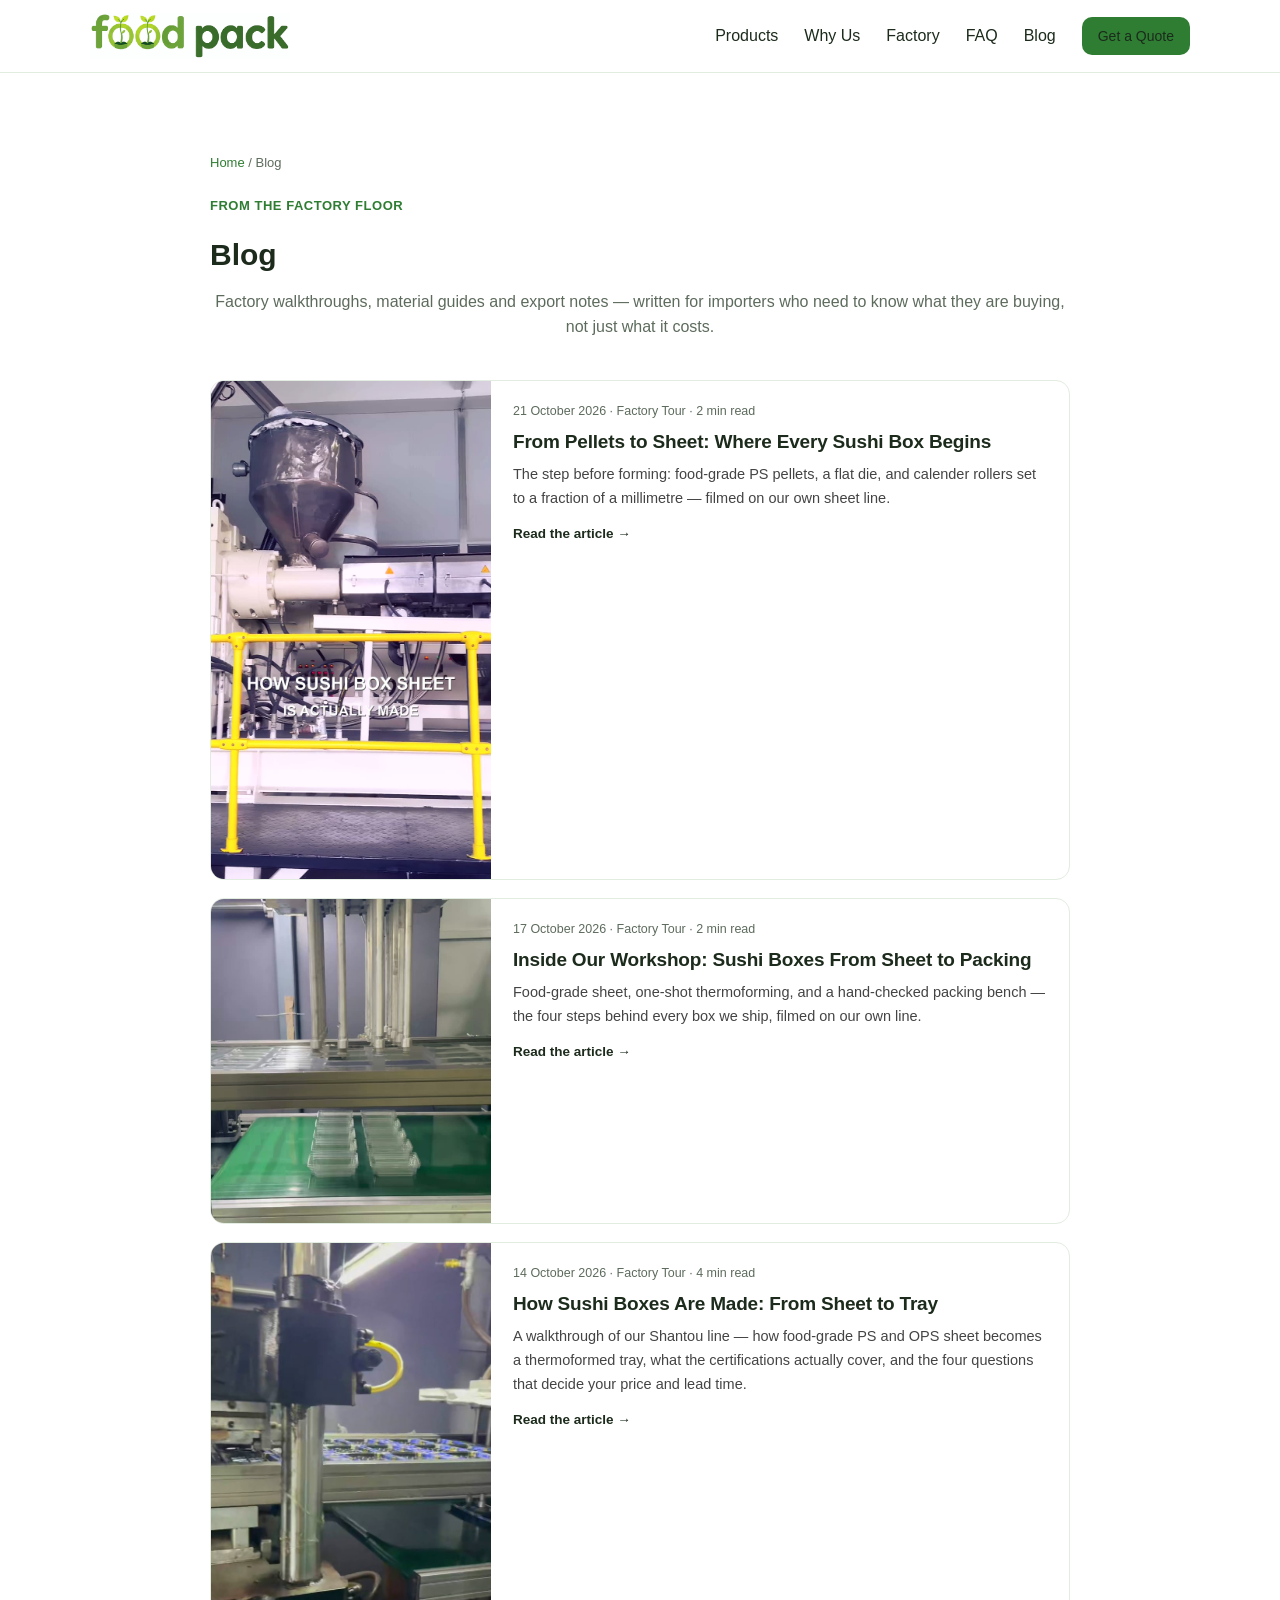
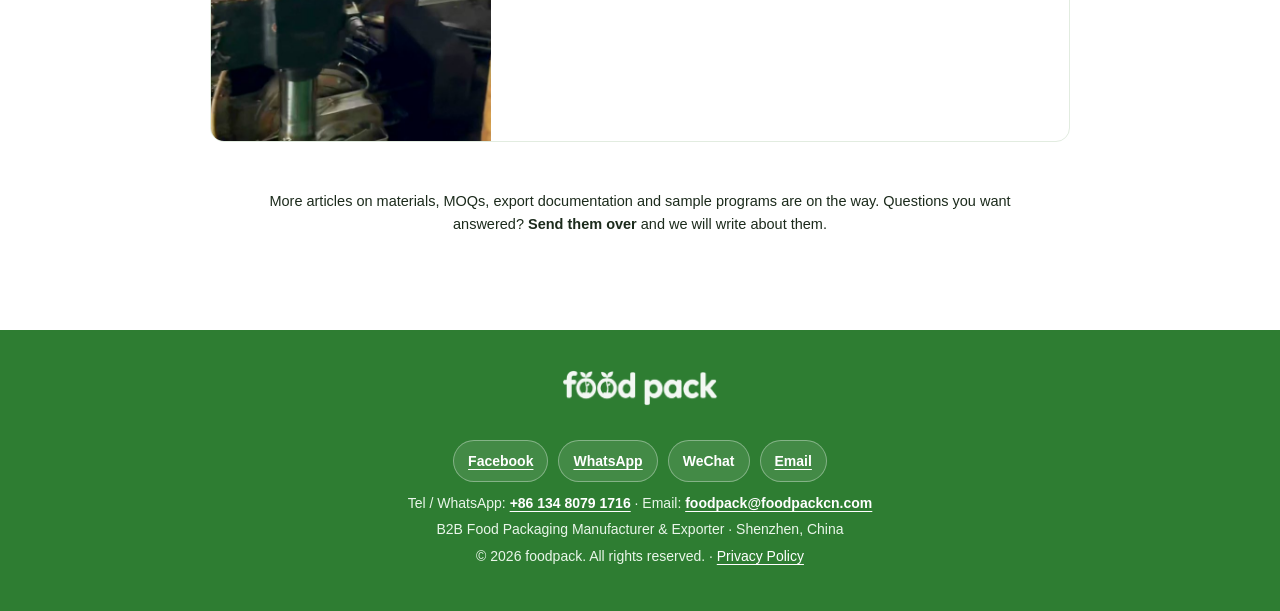
<file: blog/index.html>
<!DOCTYPE html>
<html lang="en">
<head>
  <meta charset="UTF-8">
  <meta name="viewport" content="width=device-width, initial-scale=1.0">
  <title>Blog — foodpack | Sushi Box Manufacturing, Materials &amp; Export Notes</title>
  <meta name="description" content="Factory walkthroughs, material guides and export notes from a B2B sushi box and lunch box manufacturer in Shenzhen and Shantou, China.">
  <link rel="canonical" href="https://foodpackcn.com/blog/">
  <meta property="og:type" content="website">
  <meta property="og:title" content="Blog — foodpack">
  <meta property="og:description" content="Factory walkthroughs, material guides and export notes from a B2B food packaging manufacturer in China.">
  <meta property="og:url" content="https://foodpackcn.com/blog/">
  <meta property="og:image" content="https://foodpackcn.com/assets/video/factory-line-1014-poster.jpg">
  <meta name="twitter:card" content="summary_large_image">
  <link rel="icon" type="image/svg+xml" href="../assets/favicon.svg?v=3">
  <link rel="icon" type="image/png" sizes="32x32" href="/assets/icons/icon-32.png">
  <link rel="icon" type="image/png" sizes="16x16" href="/assets/icons/icon-16.png">
  <link rel="apple-touch-icon" sizes="180x180" href="/assets/icons/apple-touch-icon.png">
  <link rel="manifest" href="/site.webmanifest">
  <meta name="theme-color" content="#2E7D32">
  <link rel="stylesheet" href="../css/styles.css?v=5">
  <style>
    .blog-list{max-width:900px}
    .post-card{display:grid;grid-template-columns:280px 1fr;gap:22px;background:#fff;border:1px solid var(--line);border-radius:var(--radius);overflow:hidden;margin:18px 0;text-decoration:none;color:inherit;transition:border-color .2s,box-shadow .2s}
    .post-card:hover{border-color:var(--green);box-shadow:var(--shadow)}
    .post-card-ph{position:relative;background:#000;min-height:180px}
    .post-card-ph img{width:100%;height:100%;object-fit:cover;display:block}
    .post-card-body{padding:20px 22px 20px 0}
    .post-card h2{font-size:19px;margin:0 0 8px;font-weight:800;letter-spacing:-.01em;line-height:1.35}
    .post-card .meta{color:var(--muted);font-size:12.5px;margin-bottom:8px}
    .post-card p{color:#444;font-size:14.5px;line-height:1.65;margin:0}
    .post-card .more{display:inline-block;margin-top:12px;color:var(--green-dark);font-weight:700;font-size:13.5px}
    .blog-soon{background:var(--green-soft);border:1px dashed var(--green-line);border-radius:var(--radius);padding:22px 24px;margin-top:26px;text-align:center}
    .blog-soon p{margin:0;color:var(--green-dark);font-size:14.5px}
    @media(max-width:720px){.post-card{grid-template-columns:1fr}.post-card-ph{min-height:0;aspect-ratio:16/9}.post-card-body{padding:18px 20px 22px}}
  </style>
</head>
<body>
  <header class="site-header">
    <div class="container nav">
      <a class="brand" href="../index.html" tabindex="0" role="link">
        <img src="../assets/logo-wordmark-trim.png" alt="foodpack" class="brand-logo">
      </a>
      <div class="nav-right">
        <nav class="nav-links" aria-label="Main">
          <a href="../index.html#products">Products</a>
          <a href="../index.html#why">Why Us</a>
          <a href="../index.html#about">Factory</a>
          <a href="../index.html#faq">FAQ</a>
          <a href="index.html">Blog</a>
          <a href="../index.html#contact" class="btn btn-small">Get a Quote</a>
        </nav>
      </div>
      <button class="nav-toggle" id="navToggle" aria-label="Menu" aria-expanded="false">☰</button>
    </div>
  </header>

  <section class="section">
    <div class="container blog-list">
      <nav class="breadcrumb" aria-label="Breadcrumb">
        <a href="../index.html">Home</a> / <span>Blog</span>
      </nav>
      <p class="eyebrow">From the factory floor</p>
      <h1 class="section-title left">Blog</h1>
      <p class="section-sub left">Factory walkthroughs, material guides and export notes — written for importers who need to know what they are buying, not just what it costs.</p>

      <a class="post-card" href="sushi-sheet-line.html">
        <div class="post-card-ph">
          <img src="../assets/video/sushi-sheet-line-poster.jpg" alt="Molten food-grade PS sheet passing under the calender rollers on our extrusion line" loading="lazy" width="720" height="1280">
        </div>
        <div class="post-card-body">
          <p class="meta">21 October 2026 · Factory Tour · 2 min read</p>
          <h2>From Pellets to Sheet: Where Every Sushi Box Begins</h2>
          <p>The step before forming: food-grade PS pellets, a flat die, and calender rollers set to a fraction of a millimetre — filmed on our own sheet line.</p>
          <span class="more">Read the article &rarr;</span>
        </div>
      </a>

      <a class="post-card" href="sushi-box-lid-line.html">
        <div class="post-card-ph">
          <img src="../assets/video/sushi-box-lid-line-poster.jpg" alt="Clear formed sushi boxes travelling along the green conveyor after the thermoforming press" loading="lazy" width="864" height="1000">
        </div>
        <div class="post-card-body">
          <p class="meta">17 October 2026 · Factory Tour · 2 min read</p>
          <h2>Inside Our Workshop: Sushi Boxes From Sheet to Packing</h2>
          <p>Food-grade sheet, one-shot thermoforming, and a hand-checked packing bench — the four steps behind every box we ship, filmed on our own line.</p>
          <span class="more">Read the article &rarr;</span>
        </div>
      </a>

      <a class="post-card" href="how-sushi-boxes-are-made.html">
        <div class="post-card-ph">
          <img src="../assets/video/factory-line-1014-poster.jpg" alt="Thermoforming line producing sushi trays at the foodpack factory" loading="lazy" width="1080" height="1920">
        </div>
        <div class="post-card-body">
          <p class="meta">14 October 2026 · Factory Tour · 4 min read</p>
          <h2>How Sushi Boxes Are Made: From Sheet to Tray</h2>
          <p>A walkthrough of our Shantou line — how food-grade PS and OPS sheet becomes a thermoformed tray, what the certifications actually cover, and the four questions that decide your price and lead time.</p>
          <span class="more">Read the article &rarr;</span>
        </div>
      </a>

      <div class="blog-soon">
        <p>More articles on materials, MOQs, export documentation and sample programs are on the way. Questions you want answered? <a href="../index.html#contact" style="color:var(--green-dark);font-weight:700">Send them over</a> and we will write about them.</p>
      </div>
    </div>
  </section>

  <footer class="site-footer">
    <div class="container footer-inner">
      <img src="../assets/logo-wordmark-alpha.png" alt="foodpack" class="footer-logo">
      <div class="social-row footer-social" aria-label="Contact channels">
        <a class="social-item" href="https://www.facebook.com/" target="_blank" rel="noopener" aria-label="foodpack on Facebook"><span>Facebook</span></a>
        <a class="social-item" href="https://wa.me/8613480171716" target="_blank" rel="noopener" aria-label="Chat on WhatsApp"><span>WhatsApp</span></a>
        <button type="button" class="social-item wechat" aria-label="WeChat contact — show QR code" data-wechat-open><span>WeChat</span></button>
        <a class="social-item" href="mailto:foodpack@foodpackcn.com" aria-label="Send us an email"><span>Email</span></a>
      </div>
      <p class="footer-contact">Tel / WhatsApp: <a href="https://wa.me/8613480171716">+86 134 8079 1716</a> · Email: <a href="mailto:foodpack@foodpackcn.com">foodpack@foodpackcn.com</a></p>
      <p>B2B Food Packaging Manufacturer &amp; Exporter · Shenzhen, China</p>
      <p class="copyright">© <span id="year"></span> foodpack. All rights reserved. · <a href="../privacy.html">Privacy Policy</a></p>
    </div>
  </footer>

  <div class="wechat-modal" id="wechatModal" role="dialog" aria-modal="true" aria-label="WeChat contact" hidden>
    <div class="wechat-modal-backdrop" data-wechat-close></div>
    <div class="wechat-modal-card">
      <button type="button" class="wechat-modal-x" aria-label="Close" data-wechat-close>&times;</button>
      <h3>Chat on WeChat</h3>
      <img src="../assets/wechat-qr.png" alt="WeChat QR code — scan to add foodpack" width="260" height="260">
      <p class="wechat-modal-hint">Scan with WeChat to add us, or search by ID</p>
      <div class="wechat-id-row">
        <code id="wechatId">wxid_8398574091012</code>
        <button type="button" id="wechatCopy" aria-label="Copy WeChat ID">Copy</button>
      </div>
    </div>
  </div>

  <script type="application/ld+json">
  {
    "@context": "https://schema.org",
    "@type": "Blog",
    "name": "foodpack Blog",
    "description": "Factory walkthroughs, material guides and export notes from a B2B food packaging manufacturer in China.",
    "url": "https://foodpackcn.com/blog/",
    "publisher": {"@type": "Organization", "name": "foodpack"},
    "blogPost": [
      {
        "@type": "BlogPosting",
        "headline": "From Pellets to Sheet: Where Every Sushi Box Begins",
        "url": "https://foodpackcn.com/blog/sushi-sheet-line.html",
        "datePublished": "2026-10-21"
      },
      {
        "@type": "BlogPosting",
        "headline": "Inside Our Workshop: Sushi Boxes From Sheet to Packing",
        "url": "https://foodpackcn.com/blog/sushi-box-lid-line.html",
        "datePublished": "2026-10-17"
      },
      {
        "@type": "BlogPosting",
        "headline": "How Sushi Boxes Are Made: From Sheet to Tray",
        "url": "https://foodpackcn.com/blog/how-sushi-boxes-are-made.html",
        "datePublished": "2026-10-14"
      }
    ]
  }
  </script>
  <script src="../js/main.js?v=4"></script>
</body>
</html>
</file>
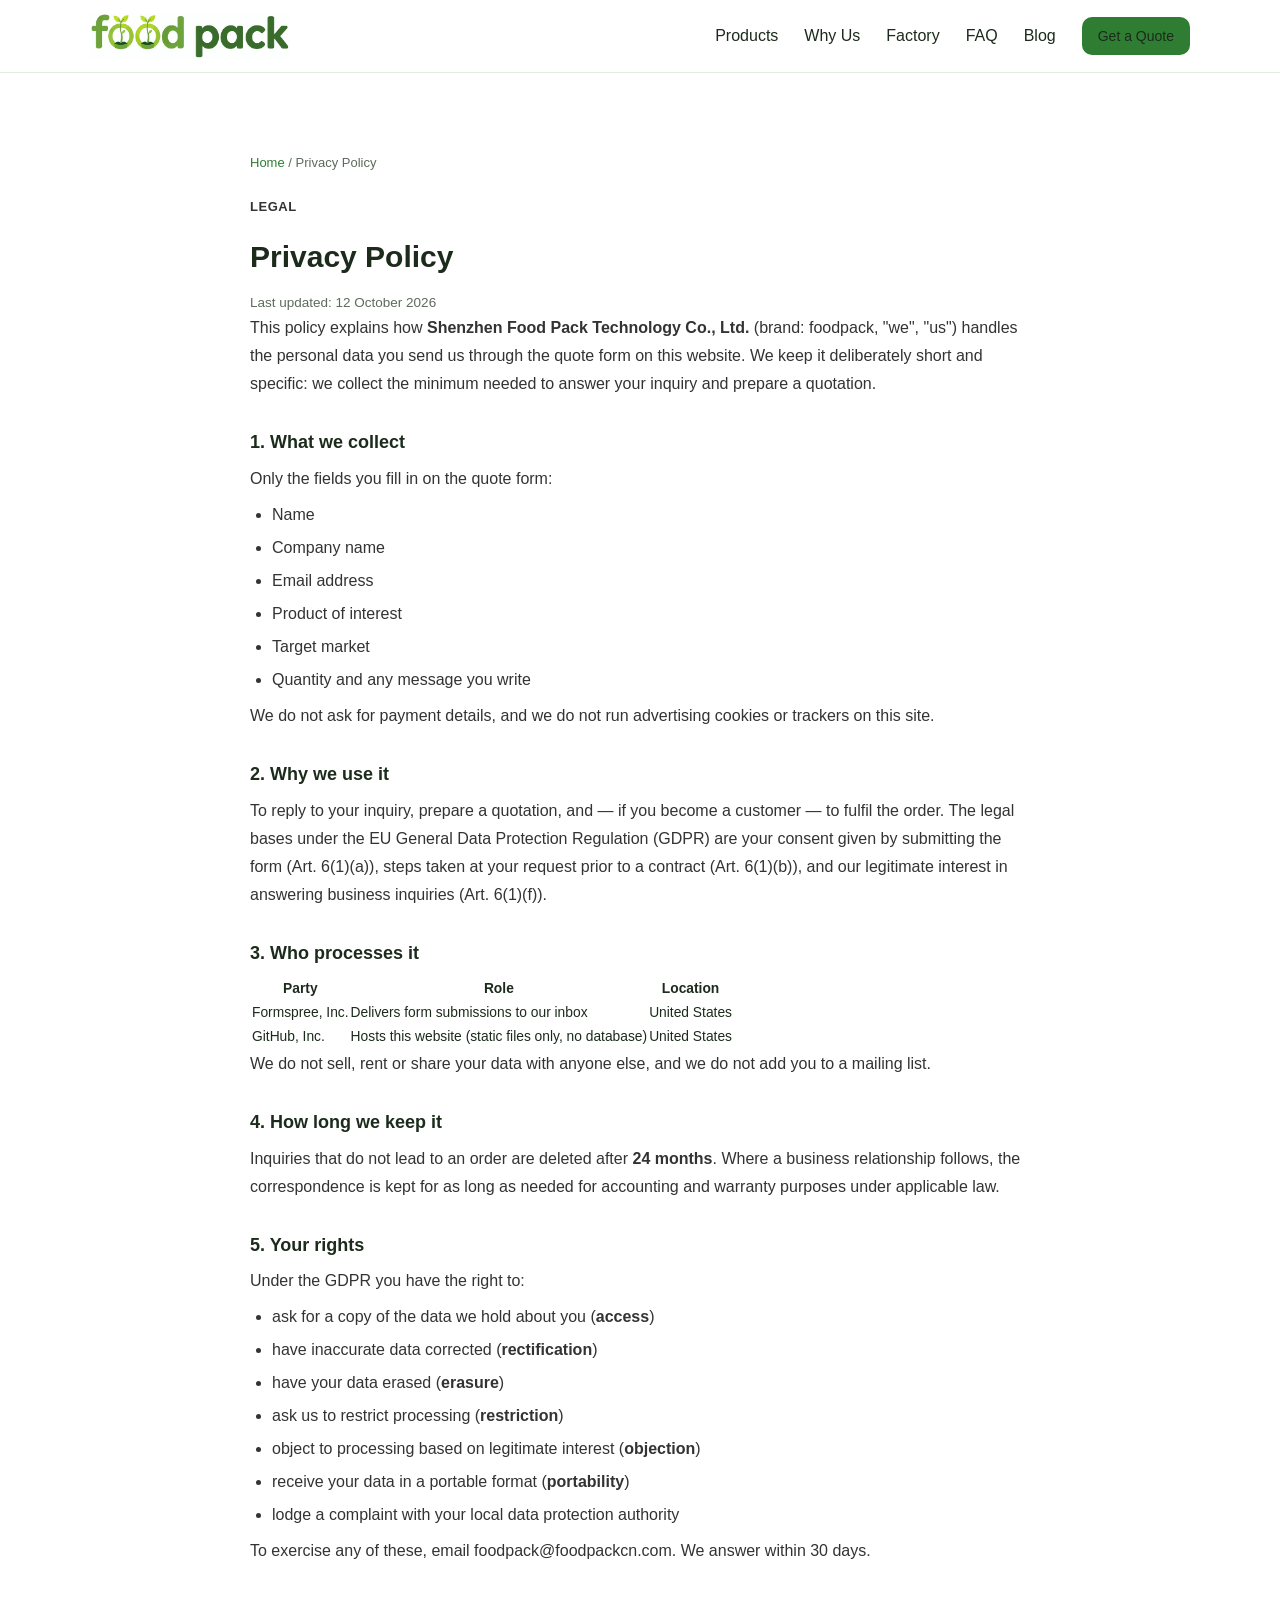
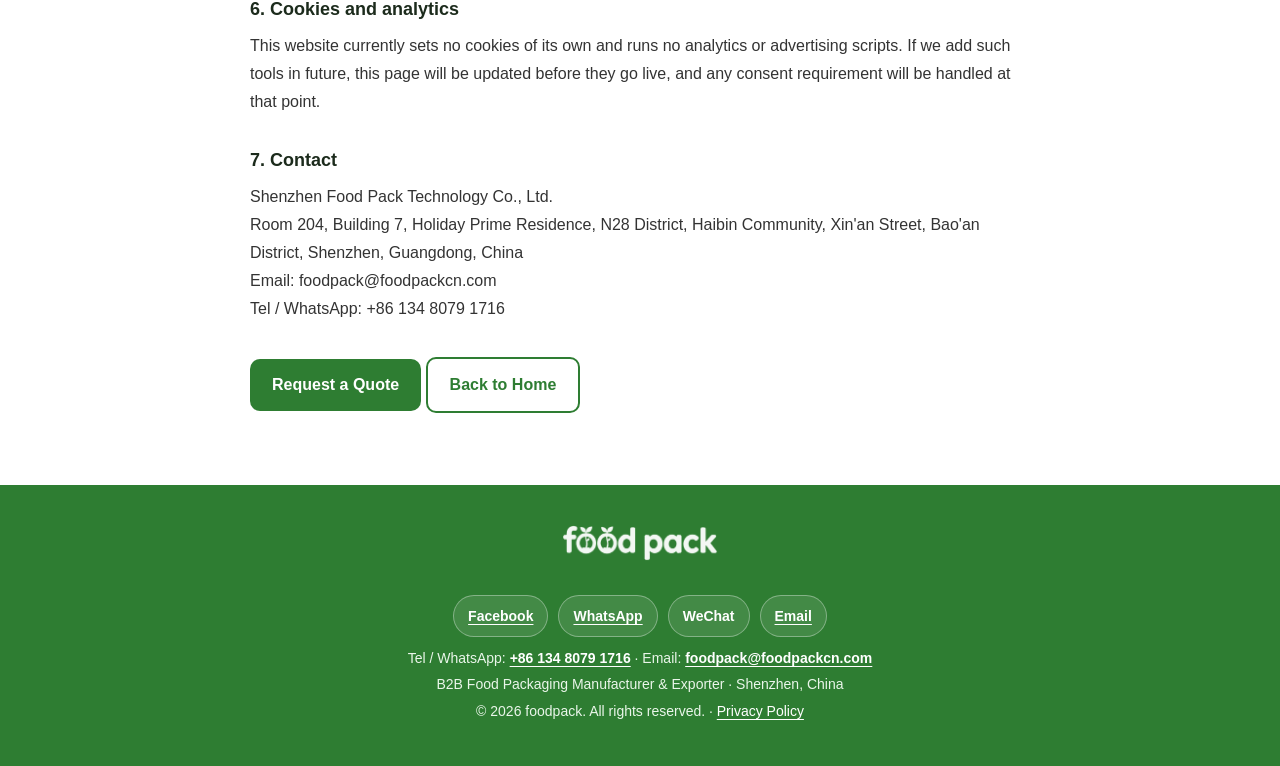
<file: privacy.html>
<!DOCTYPE html>
<html lang="en">
<head>
  <meta charset="UTF-8">
  <meta name="viewport" content="width=device-width, initial-scale=1.0">
  <title>Privacy Policy — foodpack | Shenzhen Food Pack Technology Co., Ltd.</title>
  <meta name="description" content="How foodpack handles the data you send through the quote form: what we collect, why, how long we keep it, who processes it, and your rights under the GDPR.">
  <link rel="canonical" href="https://foodpackcn.com/privacy.html">
  <meta property="og:type" content="website">
  <meta property="og:title" content="Privacy Policy — foodpack">
  <meta property="og:description" content="How foodpack handles the data you send through the quote form.">
  <meta property="og:url" content="https://foodpackcn.com/privacy.html">
  <meta name="twitter:card" content="summary">
  <link rel="icon" type="image/svg+xml" href="assets/favicon.svg?v=3">
  <link rel="icon" type="image/png" sizes="32x32" href="/assets/icons/icon-32.png">
  <link rel="icon" type="image/png" sizes="16x16" href="/assets/icons/icon-16.png">
  <link rel="apple-touch-icon" sizes="180x180" href="/assets/icons/apple-touch-icon.png">
  <link rel="manifest" href="/site.webmanifest">
  <meta name="theme-color" content="#2E7D32">
  <link rel="stylesheet" href="css/styles.css?v=5">
  <style>
    .policy{max-width:820px}
    .policy h2{font-size:18px;margin:30px 0 8px}
    .policy p,.policy li{color:#333;line-height:1.75}
    .policy ul{padding-left:22px;margin:8px 0}
    .policy li{margin:5px 0}
    .policy .updated{color:var(--muted);font-size:13.5px}
    .policy table{font-size:13.8px}
  </style>
</head>
<body>
  <header class="site-header">
    <div class="container nav">
      <a class="brand" href="index.html" tabindex="0" role="link">
        <img src="assets/logo-wordmark-trim.png" alt="foodpack" class="brand-logo">
      </a>
      <div class="nav-right">
        <nav class="nav-links" aria-label="Main">
          <a href="index.html#products">Products</a>
          <a href="index.html#why">Why Us</a>
          <a href="index.html#about">Factory</a>
          <a href="index.html#faq">FAQ</a>
          <a href="blog/index.html">Blog</a>
          <a href="index.html#contact" class="btn btn-small">Get a Quote</a>
        </nav>
      </div>
      <button class="nav-toggle" id="navToggle" aria-label="Menu" aria-expanded="false">☰</button>
    </div>
  </header>

  <section class="section">
    <div class="container policy">
      <nav class="breadcrumb" aria-label="Breadcrumb">
        <a href="index.html">Home</a> / <span>Privacy Policy</span>
      </nav>
      <p class="eyebrow">Legal</p>
      <h1 class="section-title left">Privacy Policy</h1>
      <p class="updated">Last updated: 12 October 2026</p>

      <p>This policy explains how <strong>Shenzhen Food Pack Technology Co., Ltd.</strong> (brand: foodpack, "we", "us") handles the personal data you send us through the quote form on this website. We keep it deliberately short and specific: we collect the minimum needed to answer your inquiry and prepare a quotation.</p>

      <h2>1. What we collect</h2>
      <p>Only the fields you fill in on the quote form:</p>
      <ul>
        <li>Name</li>
        <li>Company name</li>
        <li>Email address</li>
        <li>Product of interest</li>
        <li>Target market</li>
        <li>Quantity and any message you write</li>
      </ul>
      <p>We do not ask for payment details, and we do not run advertising cookies or trackers on this site.</p>

      <h2>2. Why we use it</h2>
      <p>To reply to your inquiry, prepare a quotation, and — if you become a customer — to fulfil the order. The legal bases under the EU General Data Protection Regulation (GDPR) are your consent given by submitting the form (Art. 6(1)(a)), steps taken at your request prior to a contract (Art. 6(1)(b)), and our legitimate interest in answering business inquiries (Art. 6(1)(f)).</p>

      <h2>3. Who processes it</h2>
      <table>
        <thead><tr><th>Party</th><th>Role</th><th>Location</th></tr></thead>
        <tbody>
          <tr><td>Formspree, Inc.</td><td>Delivers form submissions to our inbox</td><td>United States</td></tr>
          <tr><td>GitHub, Inc.</td><td>Hosts this website (static files only, no database)</td><td>United States</td></tr>
        </tbody>
      </table>
      <p>We do not sell, rent or share your data with anyone else, and we do not add you to a mailing list.</p>

      <h2>4. How long we keep it</h2>
      <p>Inquiries that do not lead to an order are deleted after <strong>24 months</strong>. Where a business relationship follows, the correspondence is kept for as long as needed for accounting and warranty purposes under applicable law.</p>

      <h2>5. Your rights</h2>
      <p>Under the GDPR you have the right to:</p>
      <ul>
        <li>ask for a copy of the data we hold about you (<strong>access</strong>)</li>
        <li>have inaccurate data corrected (<strong>rectification</strong>)</li>
        <li>have your data erased (<strong>erasure</strong>)</li>
        <li>ask us to restrict processing (<strong>restriction</strong>)</li>
        <li>object to processing based on legitimate interest (<strong>objection</strong>)</li>
        <li>receive your data in a portable format (<strong>portability</strong>)</li>
        <li>lodge a complaint with your local data protection authority</li>
      </ul>
      <p>To exercise any of these, email <a href="mailto:foodpack@foodpackcn.com">foodpack@foodpackcn.com</a>. We answer within 30 days.</p>

      <h2>6. Cookies and analytics</h2>
      <p>This website currently sets no cookies of its own and runs no analytics or advertising scripts. If we add such tools in future, this page will be updated before they go live, and any consent requirement will be handled at that point.</p>

      <h2>7. Contact</h2>
      <p>Shenzhen Food Pack Technology Co., Ltd.<br>
      Room 204, Building 7, Holiday Prime Residence, N28 District, Haibin Community, Xin'an Street, Bao'an District, Shenzhen, Guangdong, China<br>
      Email: <a href="mailto:foodpack@foodpackcn.com">foodpack@foodpackcn.com</a><br>
      Tel / WhatsApp: <a href="https://wa.me/8613480171716">+86 134 8079 1716</a></p>

      <p style="margin-top:34px"><a href="index.html#contact" class="btn">Request a Quote</a>
      <a href="index.html" class="btn btn-ghost">Back to Home</a></p>
    </div>
  </section>

  <footer class="site-footer">
    <div class="container footer-inner">
      <img src="assets/logo-wordmark-alpha.png" alt="foodpack" class="footer-logo">
      <div class="social-row footer-social" aria-label="Contact channels">
        <a class="social-item" href="https://www.facebook.com/" target="_blank" rel="noopener" aria-label="foodpack on Facebook"><span>Facebook</span></a>
        <a class="social-item" href="https://wa.me/8613480171716" target="_blank" rel="noopener" aria-label="Chat on WhatsApp"><span>WhatsApp</span></a>
        <button type="button" class="social-item wechat" aria-label="WeChat contact — show QR code" data-wechat-open><span>WeChat</span></button>
        <a class="social-item" href="mailto:foodpack@foodpackcn.com" aria-label="Send us an email"><span>Email</span></a>
      </div>
      <p class="footer-contact">Tel / WhatsApp: <a href="https://wa.me/8613480171716">+86 134 8079 1716</a> · Email: <a href="mailto:foodpack@foodpackcn.com">foodpack@foodpackcn.com</a></p>
      <p>B2B Food Packaging Manufacturer &amp; Exporter · Shenzhen, China</p>
      <p class="copyright">© <span id="year"></span> foodpack. All rights reserved. · <a href="privacy.html">Privacy Policy</a></p>
    </div>
  </footer>

  <div class="wechat-modal" id="wechatModal" role="dialog" aria-modal="true" aria-label="WeChat contact" hidden>
    <div class="wechat-modal-backdrop" data-wechat-close></div>
    <div class="wechat-modal-card">
      <button type="button" class="wechat-modal-x" aria-label="Close" data-wechat-close>&times;</button>
      <h3>Chat on WeChat</h3>
      <img src="assets/wechat-qr.png" alt="WeChat QR code — scan to add foodpack" width="260" height="260">
      <p class="wechat-modal-hint">Scan with WeChat to add us, or search by ID</p>
      <div class="wechat-id-row">
        <code id="wechatId">wxid_8398574091012</code>
        <button type="button" id="wechatCopy" aria-label="Copy WeChat ID">Copy</button>
      </div>
    </div>
  </div>

  <script src="js/main.js?v=4"></script>
</body>
</html>
</file>
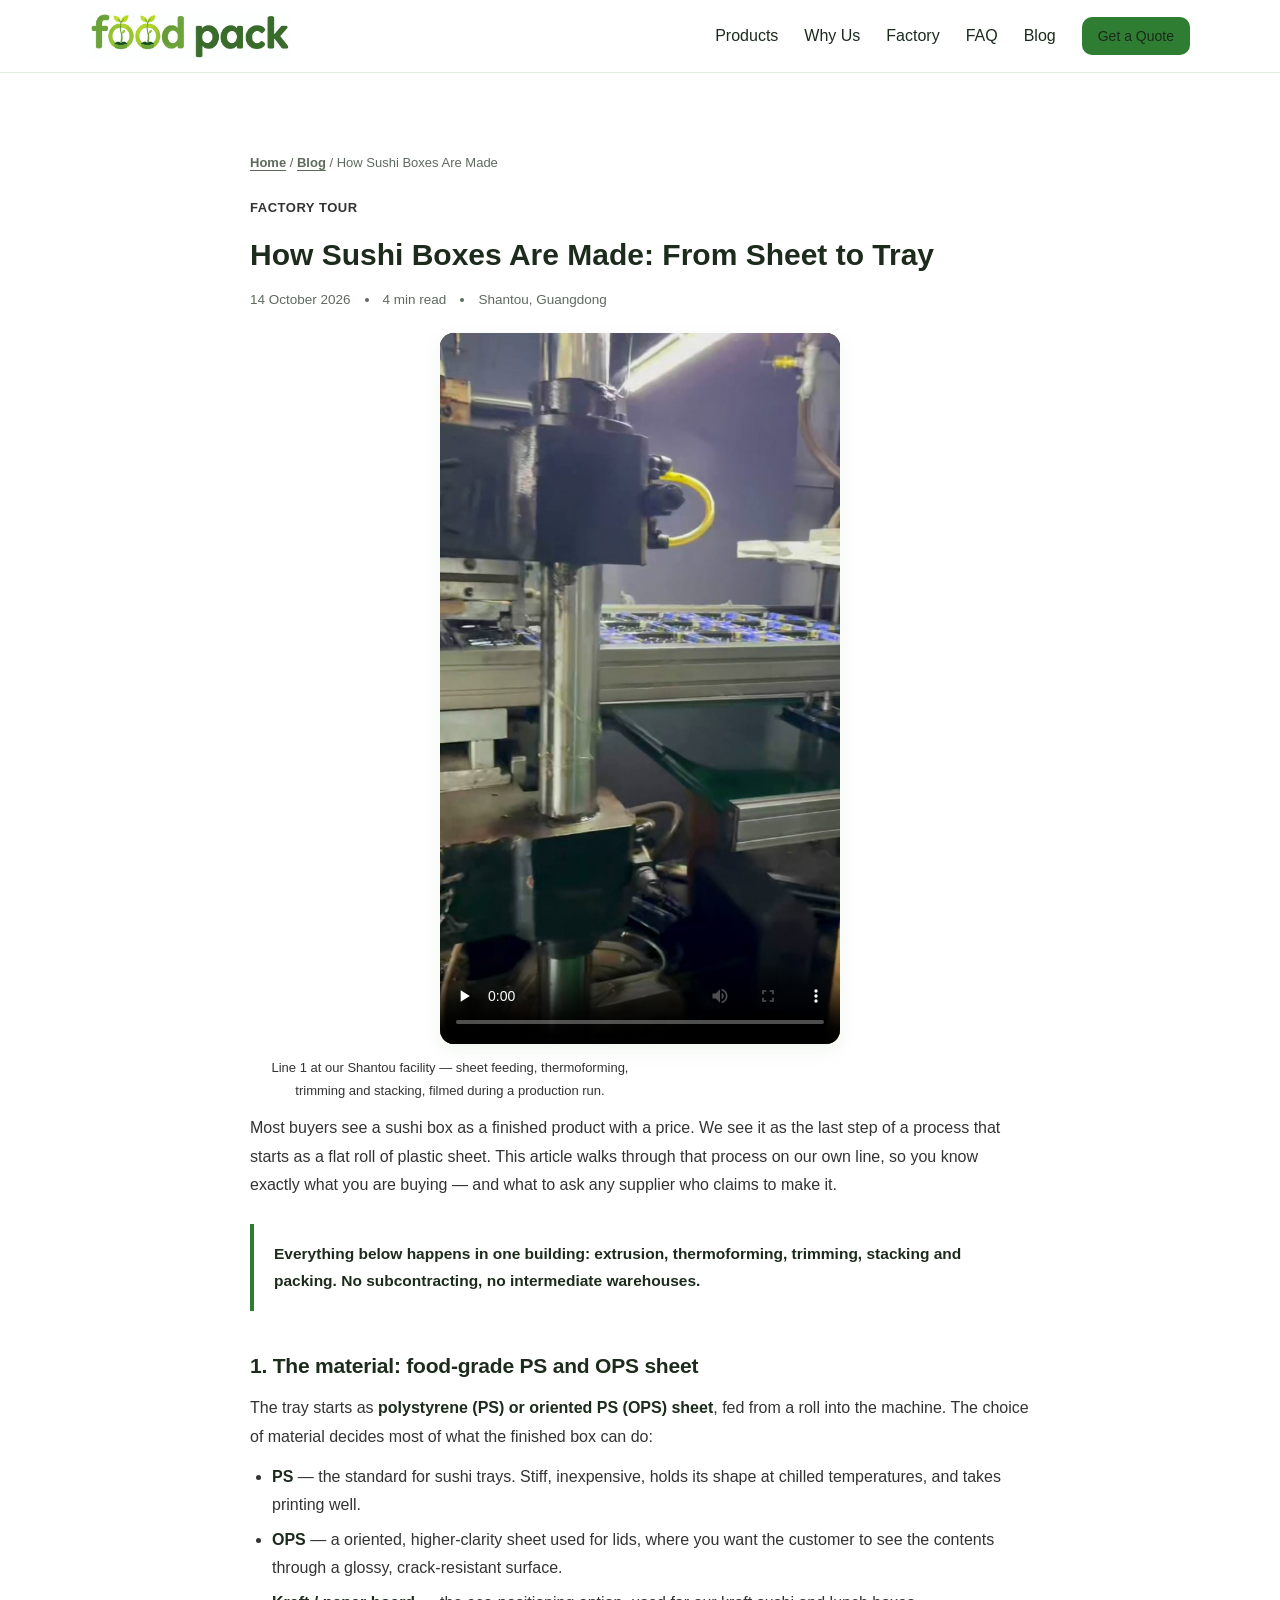
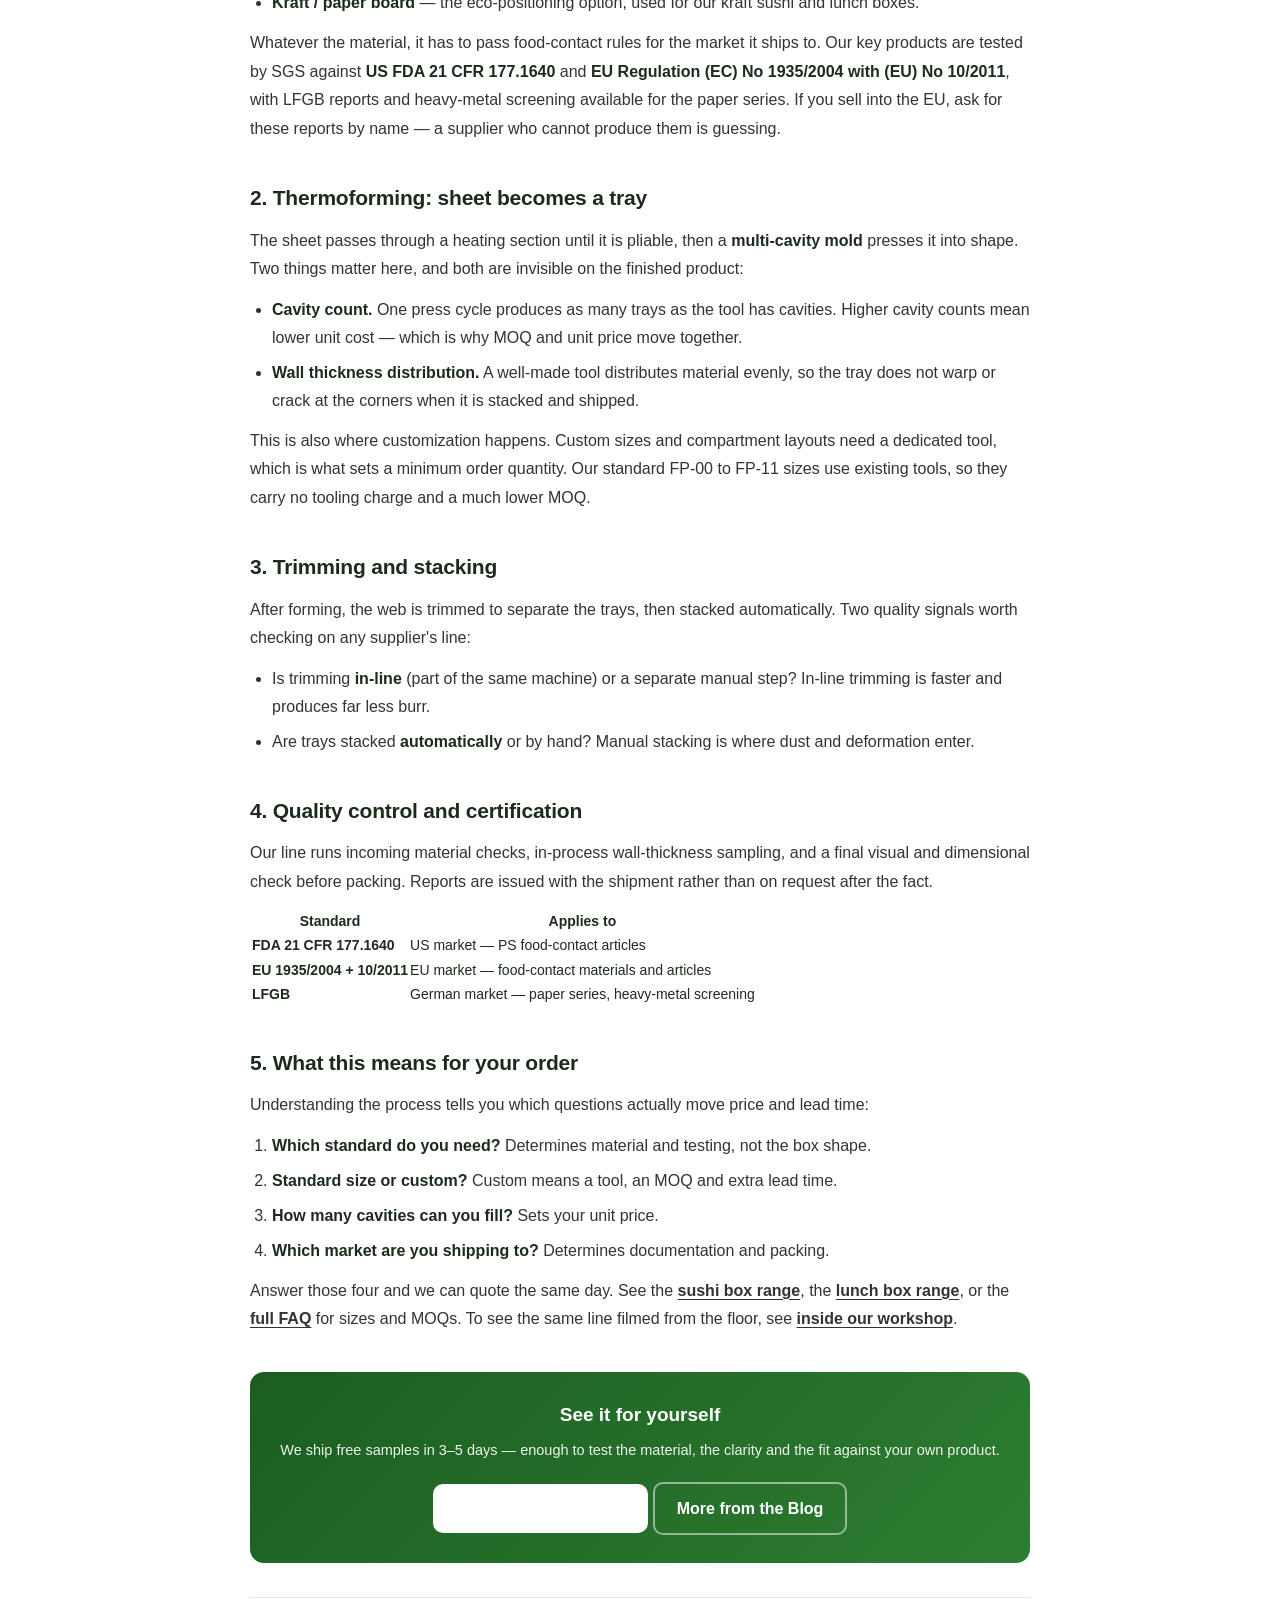
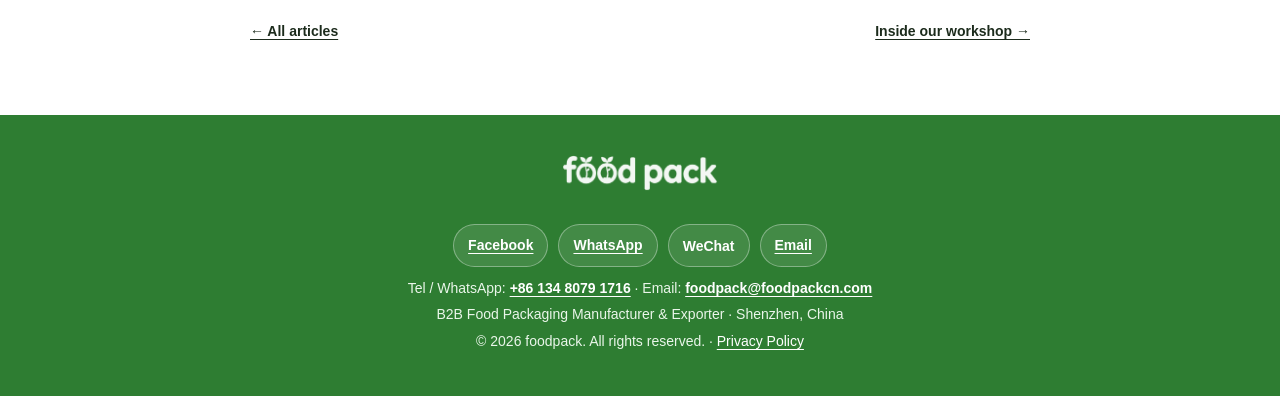
<file: blog/how-sushi-boxes-are-made.html>
<!DOCTYPE html>
<html lang="en">
<head>
  <meta charset="UTF-8">
  <meta name="viewport" content="width=device-width, initial-scale=1.0">
  <title>How Sushi Boxes Are Made: From Sheet to Tray — foodpack Factory Tour</title>
  <meta name="description" content="A walkthrough of our Shantou line: how food-grade PS and OPS sheet becomes a thermoformed sushi tray — material, forming, trimming, stacking and the certifications that matter.">
  <link rel="canonical" href="https://foodpackcn.com/blog/how-sushi-boxes-are-made.html">
  <meta property="og:type" content="article">
  <meta property="og:title" content="How Sushi Boxes Are Made: From Sheet to Tray">
  <meta property="og:description" content="A walkthrough of our Shantou line: how food-grade PS and OPS sheet becomes a thermoformed sushi tray.">
  <meta property="og:url" content="https://foodpackcn.com/blog/how-sushi-boxes-are-made.html">
  <meta property="og:image" content="https://foodpackcn.com/assets/video/factory-line-1014-poster.jpg">
  <meta name="twitter:card" content="summary_large_image">
  <meta name="twitter:title" content="How Sushi Boxes Are Made: From Sheet to Tray">
  <meta name="twitter:description" content="A walkthrough of our Shantou line: how food-grade PS and OPS sheet becomes a thermoformed sushi tray.">
  <meta name="twitter:image" content="https://foodpackcn.com/assets/video/factory-line-1014-poster.jpg">
  <link rel="icon" type="image/svg+xml" href="../assets/favicon.svg?v=3">
  <link rel="icon" type="image/png" sizes="32x32" href="/assets/icons/icon-32.png">
  <link rel="icon" type="image/png" sizes="16x16" href="/assets/icons/icon-16.png">
  <link rel="apple-touch-icon" sizes="180x180" href="/assets/icons/apple-touch-icon.png">
  <link rel="manifest" href="/site.webmanifest">
  <meta name="theme-color" content="#2E7D32">
  <link rel="stylesheet" href="../css/styles.css?v=5">
  <style>
    .post{max-width:820px}
    .post-meta{display:flex;flex-wrap:wrap;gap:14px;align-items:center;color:var(--muted);font-size:13.5px;margin:6px 0 22px}
    .post-meta .dot{width:4px;height:4px;border-radius:50%;background:var(--muted);display:inline-block}
    .blog-video{width:100%;max-width:400px;margin:0 auto;height:auto;border-radius:var(--radius);background:#000;display:block;box-shadow:var(--shadow)}
    .video-cap{color:var(--muted);font-size:13px;margin:8px auto 30px;text-align:center;max-width:400px}
    .post h2{font-size:21px;margin:38px 0 10px;font-weight:800;letter-spacing:-.01em}
    .post h3{font-size:16.5px;margin:24px 0 6px;font-weight:700}
    .post p{color:#333;line-height:1.78;margin:12px 0}
    .post ul,.post ol{padding-left:22px;margin:12px 0;color:#333;line-height:1.75}
    .post li{margin:7px 0}
    .post strong{color:var(--ink)}
    .post a:not(.btn){color:var(--green-dark);font-weight:600;text-decoration:underline;text-underline-offset:3px}
    .pull{background:var(--green-soft);border-left:4px solid var(--green);border-radius:0 10px 10px 0;padding:16px 20px;margin:24px 0}
    .pull p{margin:0;color:var(--green-dark);font-weight:600;font-size:15.5px}
    .spec-table{font-size:14px}
    .spec-table td:first-child{font-weight:600;white-space:nowrap}
    .post-cta{background:linear-gradient(135deg,#1B5E20,#2E7D32);color:#fff;border-radius:var(--radius);padding:28px 30px;margin:38px 0 10px;text-align:center}
    .post-cta h3{color:#fff;margin:0 0 8px;font-size:19px}
    .post-cta p{color:rgba(255,255,255,.92);margin:0 0 18px;font-size:14.5px}
    .post-cta .btn{background:#fff;color:var(--green-dark)}
    .post-cta .btn-ghost{background:transparent;color:#fff;border-color:rgba(255,255,255,.5)}
    .post-nav{display:flex;justify-content:space-between;gap:16px;flex-wrap:wrap;margin-top:34px;padding-top:22px;border-top:1px solid var(--line)}
    .post-nav a{color:var(--green-dark);font-weight:600;font-size:14px;text-decoration:none}
    @media(max-width:640px){.post h2{font-size:19px}.post-cta{padding:22px 18px}}
  </style>
</head>
<body>
  <header class="site-header">
    <div class="container nav">
      <a class="brand" href="../index.html" tabindex="0" role="link">
        <img src="../assets/logo-wordmark-trim.png" alt="foodpack" class="brand-logo">
      </a>
      <div class="nav-right">
        <nav class="nav-links" aria-label="Main">
          <a href="../index.html#products">Products</a>
          <a href="../index.html#why">Why Us</a>
          <a href="../index.html#about">Factory</a>
          <a href="../index.html#faq">FAQ</a>
          <a href="index.html">Blog</a>
          <a href="../index.html#contact" class="btn btn-small">Get a Quote</a>
        </nav>
      </div>
      <button class="nav-toggle" id="navToggle" aria-label="Menu" aria-expanded="false">☰</button>
    </div>
  </header>

  <section class="section">
    <div class="container post">
      <nav class="breadcrumb" aria-label="Breadcrumb">
        <a href="../index.html">Home</a> / <a href="index.html">Blog</a> / <span>How Sushi Boxes Are Made</span>
      </nav>
      <p class="eyebrow">Factory Tour</p>
      <h1 class="section-title left">How Sushi Boxes Are Made: From Sheet to Tray</h1>
      <div class="post-meta">
        <span>14 October 2026</span><span class="dot"></span>
        <span>4 min read</span><span class="dot"></span>
        <span>Shantou, Guangdong</span>
      </div>

      <video class="blog-video" controls preload="none" playsinline
             poster="../assets/video/factory-line-1014-poster.jpg"
             aria-label="Factory footage: colored sheet feeding into the thermoforming line, the press forming trays, and finished boxes on the conveyor">
        <source src="../assets/video/factory-line-1014.mp4" type="video/mp4">
        Your browser does not support the video tag.
      </video>
      <p class="video-cap">Line 1 at our Shantou facility — sheet feeding, thermoforming, trimming and stacking, filmed during a production run.</p>

      <p>Most buyers see a sushi box as a finished product with a price. We see it as the last step of a process that starts as a flat roll of plastic sheet. This article walks through that process on our own line, so you know exactly what you are buying — and what to ask any supplier who claims to make it.</p>

      <div class="pull">
        <p>Everything below happens in one building: extrusion, thermoforming, trimming, stacking and packing. No subcontracting, no intermediate warehouses.</p>
      </div>

      <h2>1. The material: food-grade PS and OPS sheet</h2>
      <p>The tray starts as <strong>polystyrene (PS) or oriented PS (OPS) sheet</strong>, fed from a roll into the machine. The choice of material decides most of what the finished box can do:</p>
      <ul>
        <li><strong>PS</strong> — the standard for sushi trays. Stiff, inexpensive, holds its shape at chilled temperatures, and takes printing well.</li>
        <li><strong>OPS</strong> — a oriented, higher-clarity sheet used for lids, where you want the customer to see the contents through a glossy, crack-resistant surface.</li>
        <li><strong>Kraft / paper board</strong> — the eco-positioning option, used for our kraft sushi and lunch boxes.</li>
      </ul>
      <p>Whatever the material, it has to pass food-contact rules for the market it ships to. Our key products are tested by SGS against <strong>US FDA 21 CFR 177.1640</strong> and <strong>EU Regulation (EC) No 1935/2004 with (EU) No 10/2011</strong>, with LFGB reports and heavy-metal screening available for the paper series. If you sell into the EU, ask for these reports by name — a supplier who cannot produce them is guessing.</p>

      <h2>2. Thermoforming: sheet becomes a tray</h2>
      <p>The sheet passes through a heating section until it is pliable, then a <strong>multi-cavity mold</strong> presses it into shape. Two things matter here, and both are invisible on the finished product:</p>
      <ul>
        <li><strong>Cavity count.</strong> One press cycle produces as many trays as the tool has cavities. Higher cavity counts mean lower unit cost — which is why MOQ and unit price move together.</li>
        <li><strong>Wall thickness distribution.</strong> A well-made tool distributes material evenly, so the tray does not warp or crack at the corners when it is stacked and shipped.</li>
      </ul>
      <p>This is also where customization happens. Custom sizes and compartment layouts need a dedicated tool, which is what sets a minimum order quantity. Our standard FP-00 to FP-11 sizes use existing tools, so they carry no tooling charge and a much lower MOQ.</p>

      <h2>3. Trimming and stacking</h2>
      <p>After forming, the web is trimmed to separate the trays, then stacked automatically. Two quality signals worth checking on any supplier's line:</p>
      <ul>
        <li>Is trimming <strong>in-line</strong> (part of the same machine) or a separate manual step? In-line trimming is faster and produces far less burr.</li>
        <li>Are trays stacked <strong>automatically</strong> or by hand? Manual stacking is where dust and deformation enter.</li>
      </ul>

      <h2>4. Quality control and certification</h2>
      <p>Our line runs incoming material checks, in-process wall-thickness sampling, and a final visual and dimensional check before packing. Reports are issued with the shipment rather than on request after the fact.</p>
      <table class="spec-table">
        <thead><tr><th>Standard</th><th>Applies to</th></tr></thead>
        <tbody>
          <tr><td>FDA 21 CFR 177.1640</td><td>US market — PS food-contact articles</td></tr>
          <tr><td>EU 1935/2004 + 10/2011</td><td>EU market — food-contact materials and articles</td></tr>
          <tr><td>LFGB</td><td>German market — paper series, heavy-metal screening</td></tr>
        </tbody>
      </table>

      <h2>5. What this means for your order</h2>
      <p>Understanding the process tells you which questions actually move price and lead time:</p>
      <ol>
        <li><strong>Which standard do you need?</strong> Determines material and testing, not the box shape.</li>
        <li><strong>Standard size or custom?</strong> Custom means a tool, an MOQ and extra lead time.</li>
        <li><strong>How many cavities can you fill?</strong> Sets your unit price.</li>
        <li><strong>Which market are you shipping to?</strong> Determines documentation and packing.</li>
      </ol>
      <p>Answer those four and we can quote the same day. See the <a href="../products/sushi-boxes.html">sushi box range</a>, the <a href="../products/lunch-boxes.html">lunch box range</a>, or the <a href="../index.html#faq">full FAQ</a> for sizes and MOQs. To see the same line filmed from the floor, see <a href="sushi-box-lid-line.html">inside our workshop</a>.</p>

      <div class="post-cta">
        <h3>See it for yourself</h3>
        <p>We ship free samples in 3–5 days — enough to test the material, the clarity and the fit against your own product.</p>
        <a href="../index.html#contact" class="btn">Request Free Samples</a>
        <a href="index.html" class="btn btn-ghost">More from the Blog</a>
      </div>

      <div class="post-nav">
        <a href="index.html">&larr; All articles</a>
        <a href="sushi-box-lid-line.html">Inside our workshop &rarr;</a>
      </div>
    </div>
  </section>

  <footer class="site-footer">
    <div class="container footer-inner">
      <img src="../assets/logo-wordmark-alpha.png" alt="foodpack" class="footer-logo">
      <div class="social-row footer-social" aria-label="Contact channels">
        <a class="social-item" href="https://www.facebook.com/" target="_blank" rel="noopener" aria-label="foodpack on Facebook"><span>Facebook</span></a>
        <a class="social-item" href="https://wa.me/8613480171716" target="_blank" rel="noopener" aria-label="Chat on WhatsApp"><span>WhatsApp</span></a>
        <button type="button" class="social-item wechat" aria-label="WeChat contact — show QR code" data-wechat-open><span>WeChat</span></button>
        <a class="social-item" href="mailto:foodpack@foodpackcn.com" aria-label="Send us an email"><span>Email</span></a>
      </div>
      <p class="footer-contact">Tel / WhatsApp: <a href="https://wa.me/8613480171716">+86 134 8079 1716</a> · Email: <a href="mailto:foodpack@foodpackcn.com">foodpack@foodpackcn.com</a></p>
      <p>B2B Food Packaging Manufacturer &amp; Exporter · Shenzhen, China</p>
      <p class="copyright">© <span id="year"></span> foodpack. All rights reserved. · <a href="../privacy.html">Privacy Policy</a></p>
    </div>
  </footer>

  <div class="wechat-modal" id="wechatModal" role="dialog" aria-modal="true" aria-label="WeChat contact" hidden>
    <div class="wechat-modal-backdrop" data-wechat-close></div>
    <div class="wechat-modal-card">
      <button type="button" class="wechat-modal-x" aria-label="Close" data-wechat-close>&times;</button>
      <h3>Chat on WeChat</h3>
      <img src="../assets/wechat-qr.png" alt="WeChat QR code — scan to add foodpack" width="260" height="260">
      <p class="wechat-modal-hint">Scan with WeChat to add us, or search by ID</p>
      <div class="wechat-id-row">
        <code id="wechatId">wxid_8398574091012</code>
        <button type="button" id="wechatCopy" aria-label="Copy WeChat ID">Copy</button>
      </div>
    </div>
  </div>

  <script type="application/ld+json">
  {
    "@context": "https://schema.org",
    "@type": "BlogPosting",
    "headline": "How Sushi Boxes Are Made: From Sheet to Tray",
    "description": "A walkthrough of our Shantou line: how food-grade PS and OPS sheet becomes a thermoformed sushi tray — material, forming, trimming, stacking and the certifications that matter.",
    "image": "https://foodpackcn.com/assets/video/factory-line-1014-poster.jpg",
    "datePublished": "2026-10-14",
    "dateModified": "2026-10-14",
    "author": {"@type": "Organization", "name": "Shenzhen Food Pack Technology Co., Ltd."},
    "publisher": {"@type": "Organization", "name": "foodpack"},
    "mainEntityOfPage": "https://foodpackcn.com/blog/how-sushi-boxes-are-made.html",
    "video": {
      "@type": "VideoObject",
      "name": "How Sushi Boxes Are Made: From Sheet to Tray",
      "description": "Line 1 at our Shantou facility — sheet feeding, thermoforming, trimming and stacking, filmed during a production run.",
      "thumbnailUrl": "https://foodpackcn.com/assets/video/factory-line-1014-poster.jpg",
      "uploadDate": "2026-10-14",
      "duration": "PT21S",
      "contentUrl": "https://foodpackcn.com/assets/video/factory-line-1014.mp4"
    }
  }
  </script>
  <script src="../js/main.js?v=4"></script>
</body>
</html>
</file>
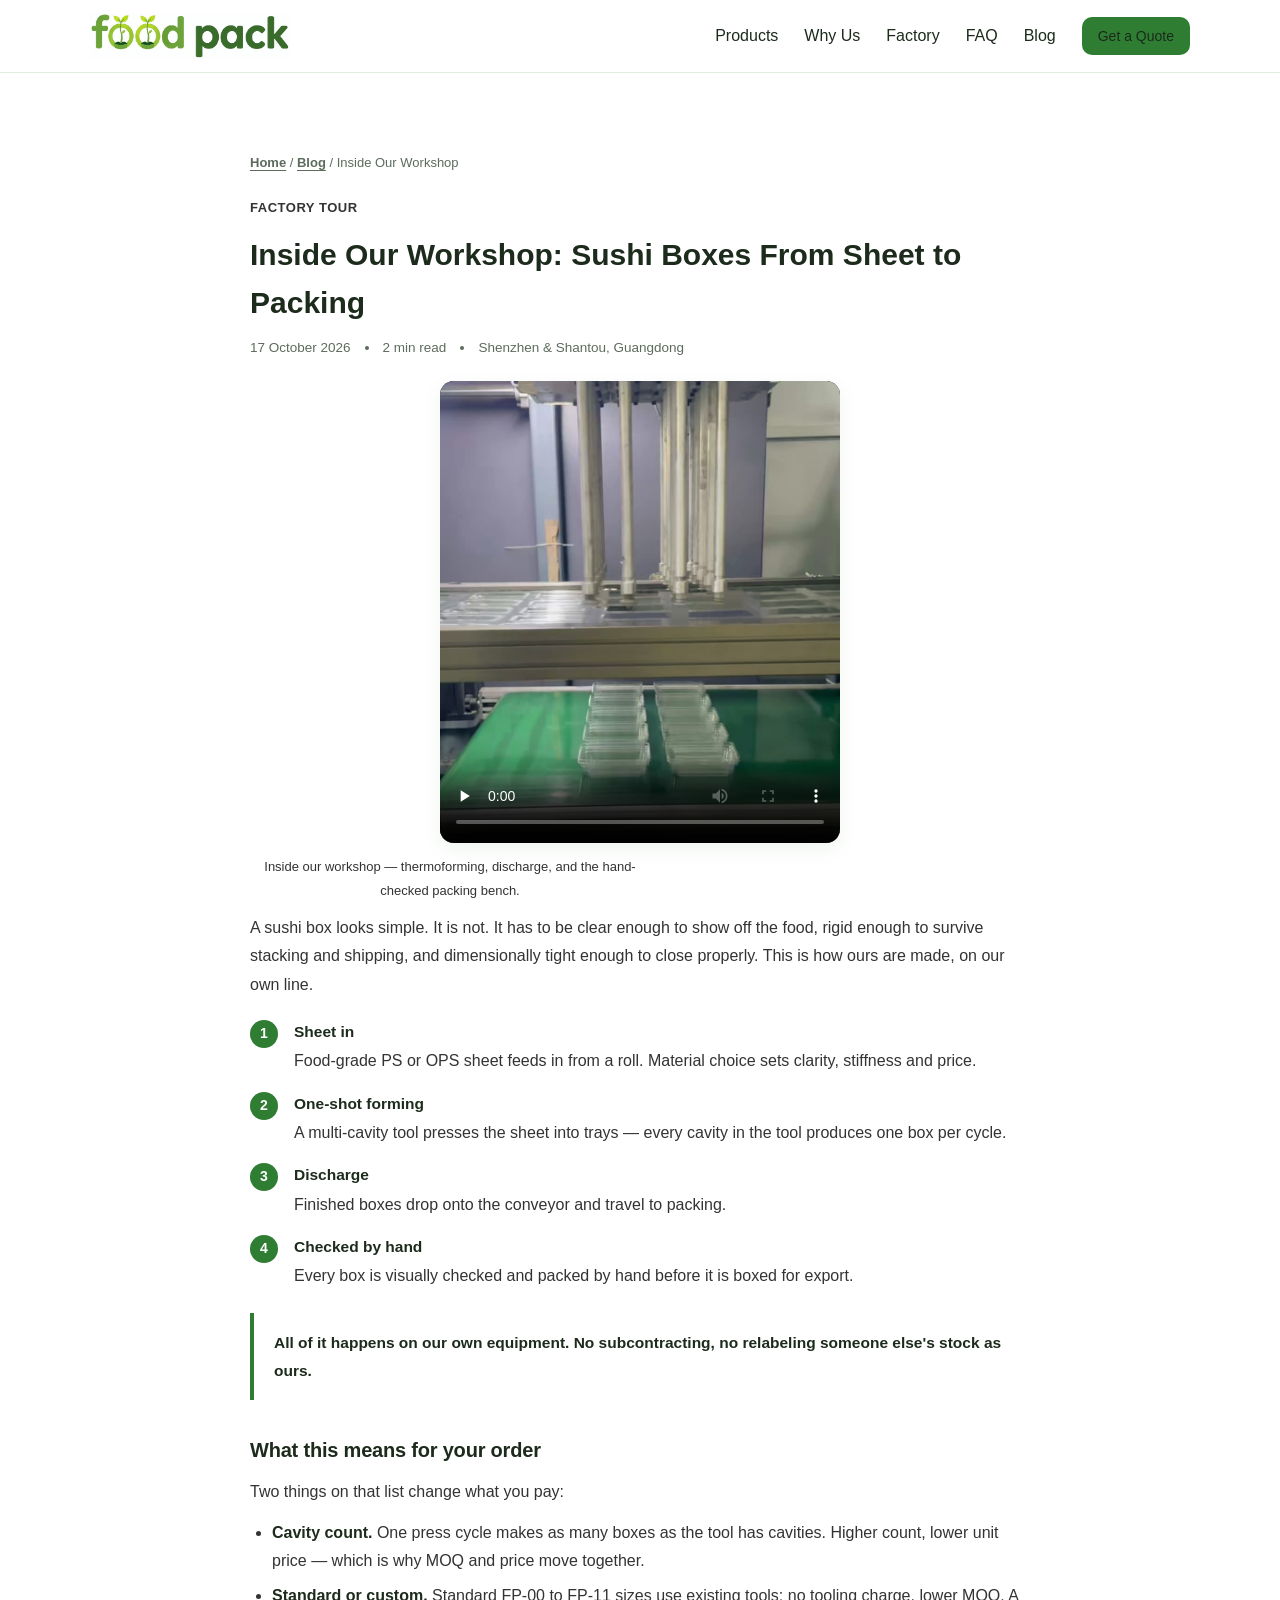
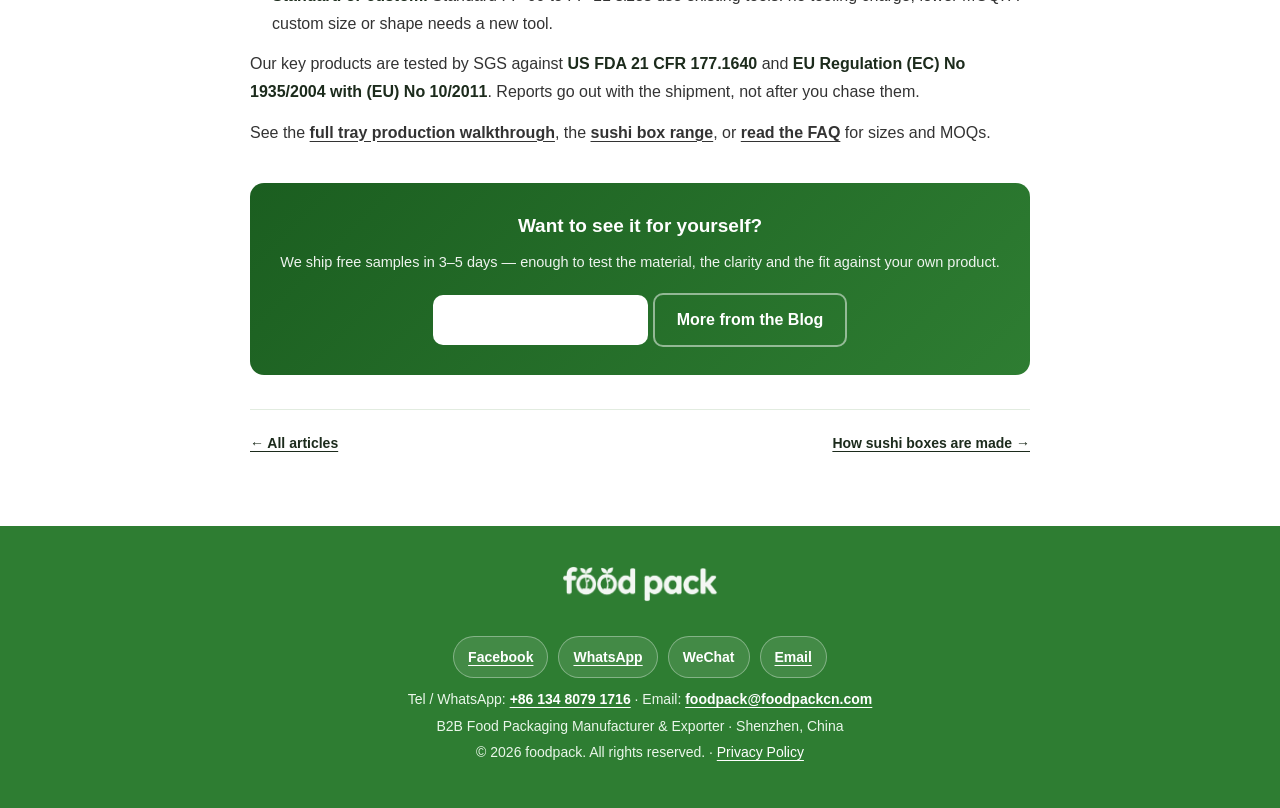
<file: blog/sushi-box-lid-line.html>
<!DOCTYPE html>
<html lang="en">
<head>
  <meta charset="UTF-8">
  <meta name="viewport" content="width=device-width, initial-scale=1.0">
  <title>Inside Our Workshop: Sushi Boxes From Sheet to Packing — foodpack Factory Tour</title>
  <meta name="description" content="A walk through our own workshop: food-grade PS and OPS sheet, one-shot multi-cavity thermoforming, discharge, and a hand-checked packing bench. Filmed during a production run.">
  <link rel="canonical" href="https://foodpackcn.com/blog/sushi-box-lid-line.html">
  <meta property="og:type" content="article">
  <meta property="og:title" content="Inside Our Workshop: Sushi Boxes From Sheet to Packing">
  <meta property="og:description" content="Food-grade sheet, one-shot thermoforming, and a hand-checked packing bench — filmed on our own production line.">
  <meta property="og:url" content="https://foodpackcn.com/blog/sushi-box-lid-line.html">
  <meta property="og:image" content="https://foodpackcn.com/assets/video/sushi-box-lid-line-poster.jpg">
  <meta name="twitter:card" content="summary_large_image">
  <meta name="twitter:title" content="Inside Our Workshop: Sushi Boxes From Sheet to Packing">
  <meta name="twitter:description" content="Food-grade sheet, one-shot thermoforming, and a hand-checked packing bench — filmed on our own production line.">
  <meta name="twitter:image" content="https://foodpackcn.com/assets/video/sushi-box-lid-line-poster.jpg">
  <link rel="icon" type="image/svg+xml" href="../assets/favicon.svg?v=3">
  <link rel="icon" type="image/png" sizes="32x32" href="/assets/icons/icon-32.png">
  <link rel="icon" type="image/png" sizes="16x16" href="/assets/icons/icon-16.png">
  <link rel="apple-touch-icon" sizes="180x180" href="/assets/icons/apple-touch-icon.png">
  <link rel="manifest" href="/site.webmanifest">
  <meta name="theme-color" content="#2E7D32">
  <link rel="stylesheet" href="../css/styles.css?v=5">
  <style>
    .post{max-width:820px}
    .post-meta{display:flex;flex-wrap:wrap;gap:14px;align-items:center;color:var(--muted);font-size:13.5px;margin:6px 0 22px}
    .post-meta .dot{width:4px;height:4px;border-radius:50%;background:var(--muted);display:inline-block}
    .blog-video{width:100%;max-width:400px;margin:0 auto;height:auto;border-radius:var(--radius);background:#000;display:block;box-shadow:var(--shadow)}
    .video-cap{color:var(--muted);font-size:13px;margin:8px auto 30px;text-align:center;max-width:400px}
    .post h2{font-size:20px;margin:34px 0 8px;font-weight:800;letter-spacing:-.01em}
    .post p{color:#333;line-height:1.78;margin:12px 0}
    .post ul{padding-left:22px;margin:12px 0;color:#333;line-height:1.75}
    .post li{margin:7px 0}
    .post strong{color:var(--ink)}
    .post a:not(.btn){color:var(--green-dark);font-weight:600;text-decoration:underline;text-underline-offset:3px}
    .pull{background:var(--green-soft);border-left:4px solid var(--green);border-radius:0 10px 10px 0;padding:16px 20px;margin:24px 0}
    .pull p{margin:0;color:var(--green-dark);font-weight:600;font-size:15.5px}
    .steps{list-style:none;padding:0;counter-reset:s;margin:20px 0}
    .steps li{counter-increment:s;position:relative;padding-left:44px;margin:16px 0;color:#333;line-height:1.7}
    .steps li::before{content:counter(s);position:absolute;left:0;top:1px;width:28px;height:28px;border-radius:50%;background:var(--green);color:#fff;font-size:14px;font-weight:800;display:flex;align-items:center;justify-content:center}
    .steps strong{display:block;color:var(--ink);font-size:15.5px;margin-bottom:2px}
    .post-cta{background:linear-gradient(135deg,#1B5E20,#2E7D32);color:#fff;border-radius:var(--radius);padding:28px 30px;margin:36px 0 10px;text-align:center}
    .post-cta h3{color:#fff;margin:0 0 8px;font-size:19px}
    .post-cta p{color:rgba(255,255,255,.92);margin:0 0 18px;font-size:14.5px}
    .post-cta .btn{background:#fff;color:var(--green-dark)}
    .post-cta .btn-ghost{background:transparent;color:#fff;border-color:rgba(255,255,255,.5)}
    .post-nav{display:flex;justify-content:space-between;gap:16px;flex-wrap:wrap;margin-top:34px;padding-top:22px;border-top:1px solid var(--line)}
    .post-nav a{color:var(--green-dark);font-weight:600;font-size:14px;text-decoration:none}
    @media(max-width:640px){.post h2{font-size:18px}.post-cta{padding:22px 18px}}
  </style>
</head>
<body>
  <header class="site-header">
    <div class="container nav">
      <a class="brand" href="../index.html" tabindex="0" role="link">
        <img src="../assets/logo-wordmark-trim.png" alt="foodpack" class="brand-logo">
      </a>
      <div class="nav-right">
        <nav class="nav-links" aria-label="Main">
          <a href="../index.html#products">Products</a>
          <a href="../index.html#why">Why Us</a>
          <a href="../index.html#about">Factory</a>
          <a href="../index.html#faq">FAQ</a>
          <a href="index.html">Blog</a>
          <a href="../index.html#contact" class="btn btn-small">Get a Quote</a>
        </nav>
      </div>
      <button class="nav-toggle" id="navToggle" aria-label="Menu" aria-expanded="false">☰</button>
    </div>
  </header>

  <section class="section">
    <div class="container post">
      <nav class="breadcrumb" aria-label="Breadcrumb">
        <a href="../index.html">Home</a> / <a href="index.html">Blog</a> / <span>Inside Our Workshop</span>
      </nav>
      <p class="eyebrow">Factory Tour</p>
      <h1 class="section-title left">Inside Our Workshop: Sushi Boxes From Sheet to Packing</h1>
      <div class="post-meta">
        <span>17 October 2026</span><span class="dot"></span>
        <span>2 min read</span><span class="dot"></span>
        <span>Shenzhen &amp; Shantou, Guangdong</span>
      </div>

      <video class="blog-video" controls preload="none" playsinline
             poster="../assets/video/sushi-box-lid-line-poster.jpg"
             aria-label="Factory footage: the thermoforming press running, a multi-cavity tool pressing clear trays from sheet, finished trays travelling along the green conveyor, and operators checking and packing them by hand">
        <source src="../assets/video/sushi-box-lid-line-720p.mp4?v=3" type="video/mp4">
        Your browser does not support the video tag.
      </video>
      <p class="video-cap">Inside our workshop — thermoforming, discharge, and the hand-checked packing bench.</p>

      <p>A sushi box looks simple. It is not. It has to be clear enough to show off the food, rigid enough to survive stacking and shipping, and dimensionally tight enough to close properly. This is how ours are made, on our own line.</p>

      <ol class="steps">
        <li><strong>Sheet in</strong>Food-grade PS or OPS sheet feeds in from a roll. Material choice sets clarity, stiffness and price.</li>
        <li><strong>One-shot forming</strong>A multi-cavity tool presses the sheet into trays — every cavity in the tool produces one box per cycle.</li>
        <li><strong>Discharge</strong>Finished boxes drop onto the conveyor and travel to packing.</li>
        <li><strong>Checked by hand</strong>Every box is visually checked and packed by hand before it is boxed for export.</li>
      </ol>

      <div class="pull">
        <p>All of it happens on our own equipment. No subcontracting, no relabeling someone else's stock as ours.</p>
      </div>

      <h2>What this means for your order</h2>
      <p>Two things on that list change what you pay:</p>
      <ul>
        <li><strong>Cavity count.</strong> One press cycle makes as many boxes as the tool has cavities. Higher count, lower unit price — which is why MOQ and price move together.</li>
        <li><strong>Standard or custom.</strong> Standard FP-00 to FP-11 sizes use existing tools: no tooling charge, lower MOQ. A custom size or shape needs a new tool.</li>
      </ul>
      <p>Our key products are tested by SGS against <strong>US FDA 21 CFR 177.1640</strong> and <strong>EU Regulation (EC) No 1935/2004 with (EU) No 10/2011</strong>. Reports go out with the shipment, not after you chase them.</p>
      <p>See the <a href="how-sushi-boxes-are-made.html">full tray production walkthrough</a>, the <a href="../products/sushi-boxes.html">sushi box range</a>, or <a href="../index.html#faq">read the FAQ</a> for sizes and MOQs.</p>

      <div class="post-cta">
        <h3>Want to see it for yourself?</h3>
        <p>We ship free samples in 3–5 days — enough to test the material, the clarity and the fit against your own product.</p>
        <a href="../index.html#contact" class="btn">Request Free Samples</a>
        <a href="index.html" class="btn btn-ghost">More from the Blog</a>
      </div>

      <div class="post-nav">
        <a href="index.html">&larr; All articles</a>
        <a href="how-sushi-boxes-are-made.html">How sushi boxes are made &rarr;</a>
      </div>
    </div>
  </section>

  <footer class="site-footer">
    <div class="container footer-inner">
      <img src="../assets/logo-wordmark-alpha.png" alt="foodpack" class="footer-logo">
      <div class="social-row footer-social" aria-label="Contact channels">
        <a class="social-item" href="https://www.facebook.com/" target="_blank" rel="noopener" aria-label="foodpack on Facebook"><span>Facebook</span></a>
        <a class="social-item" href="https://wa.me/8613480171716" target="_blank" rel="noopener" aria-label="Chat on WhatsApp"><span>WhatsApp</span></a>
        <button type="button" class="social-item wechat" aria-label="WeChat contact — show QR code" data-wechat-open><span>WeChat</span></button>
        <a class="social-item" href="mailto:foodpack@foodpackcn.com" aria-label="Send us an email"><span>Email</span></a>
      </div>
      <p class="footer-contact">Tel / WhatsApp: <a href="https://wa.me/8613480171716">+86 134 8079 1716</a> · Email: <a href="mailto:foodpack@foodpackcn.com">foodpack@foodpackcn.com</a></p>
      <p>B2B Food Packaging Manufacturer &amp; Exporter · Shenzhen, China</p>
      <p class="copyright">© <span id="year"></span> foodpack. All rights reserved. · <a href="../privacy.html">Privacy Policy</a></p>
    </div>
  </footer>

  <div class="wechat-modal" id="wechatModal" role="dialog" aria-modal="true" aria-label="WeChat contact" hidden>
    <div class="wechat-modal-backdrop" data-wechat-close></div>
    <div class="wechat-modal-card">
      <button type="button" class="wechat-modal-x" aria-label="Close" data-wechat-close>&times;</button>
      <h3>Chat on WeChat</h3>
      <img src="../assets/wechat-qr.png" alt="WeChat QR code — scan to add foodpack" width="260" height="260">
      <p class="wechat-modal-hint">Scan with WeChat to add us, or search by ID</p>
      <div class="wechat-id-row">
        <code id="wechatId">wxid_8398574091012</code>
        <button type="button" id="wechatCopy" aria-label="Copy WeChat ID">Copy</button>
      </div>
    </div>
  </div>

  <script type="application/ld+json">
  {
    "@context": "https://schema.org",
    "@type": "BlogPosting",
    "headline": "Inside Our Workshop: Sushi Boxes From Sheet to Packing",
    "description": "A walk through our own workshop: food-grade PS and OPS sheet, one-shot multi-cavity thermoforming, discharge, and a hand-checked packing bench. Filmed during a production run.",
    "image": "https://foodpackcn.com/assets/video/sushi-box-lid-line-poster.jpg",
    "datePublished": "2026-10-17",
    "dateModified": "2026-10-17",
    "author": {"@type": "Organization", "name": "Shenzhen Food Pack Technology Co., Ltd."},
    "publisher": {"@type": "Organization", "name": "foodpack"},
    "mainEntityOfPage": "https://foodpackcn.com/blog/sushi-box-lid-line.html",
    "video": {
      "@type": "VideoObject",
      "name": "Inside Our Workshop: Sushi Boxes From Sheet to Packing",
      "description": "Inside our workshop — thermoforming, discharge, and the hand-checked packing bench.",
      "thumbnailUrl": "https://foodpackcn.com/assets/video/sushi-box-lid-line-poster.jpg",
      "uploadDate": "2026-10-17",
      "duration": "PT13S",
      "contentUrl": "https://foodpackcn.com/assets/video/sushi-box-lid-line-720p.mp4"
    }
  }
  </script>
  <script src="../js/main.js?v=4"></script>
</body>
</html>
</file>
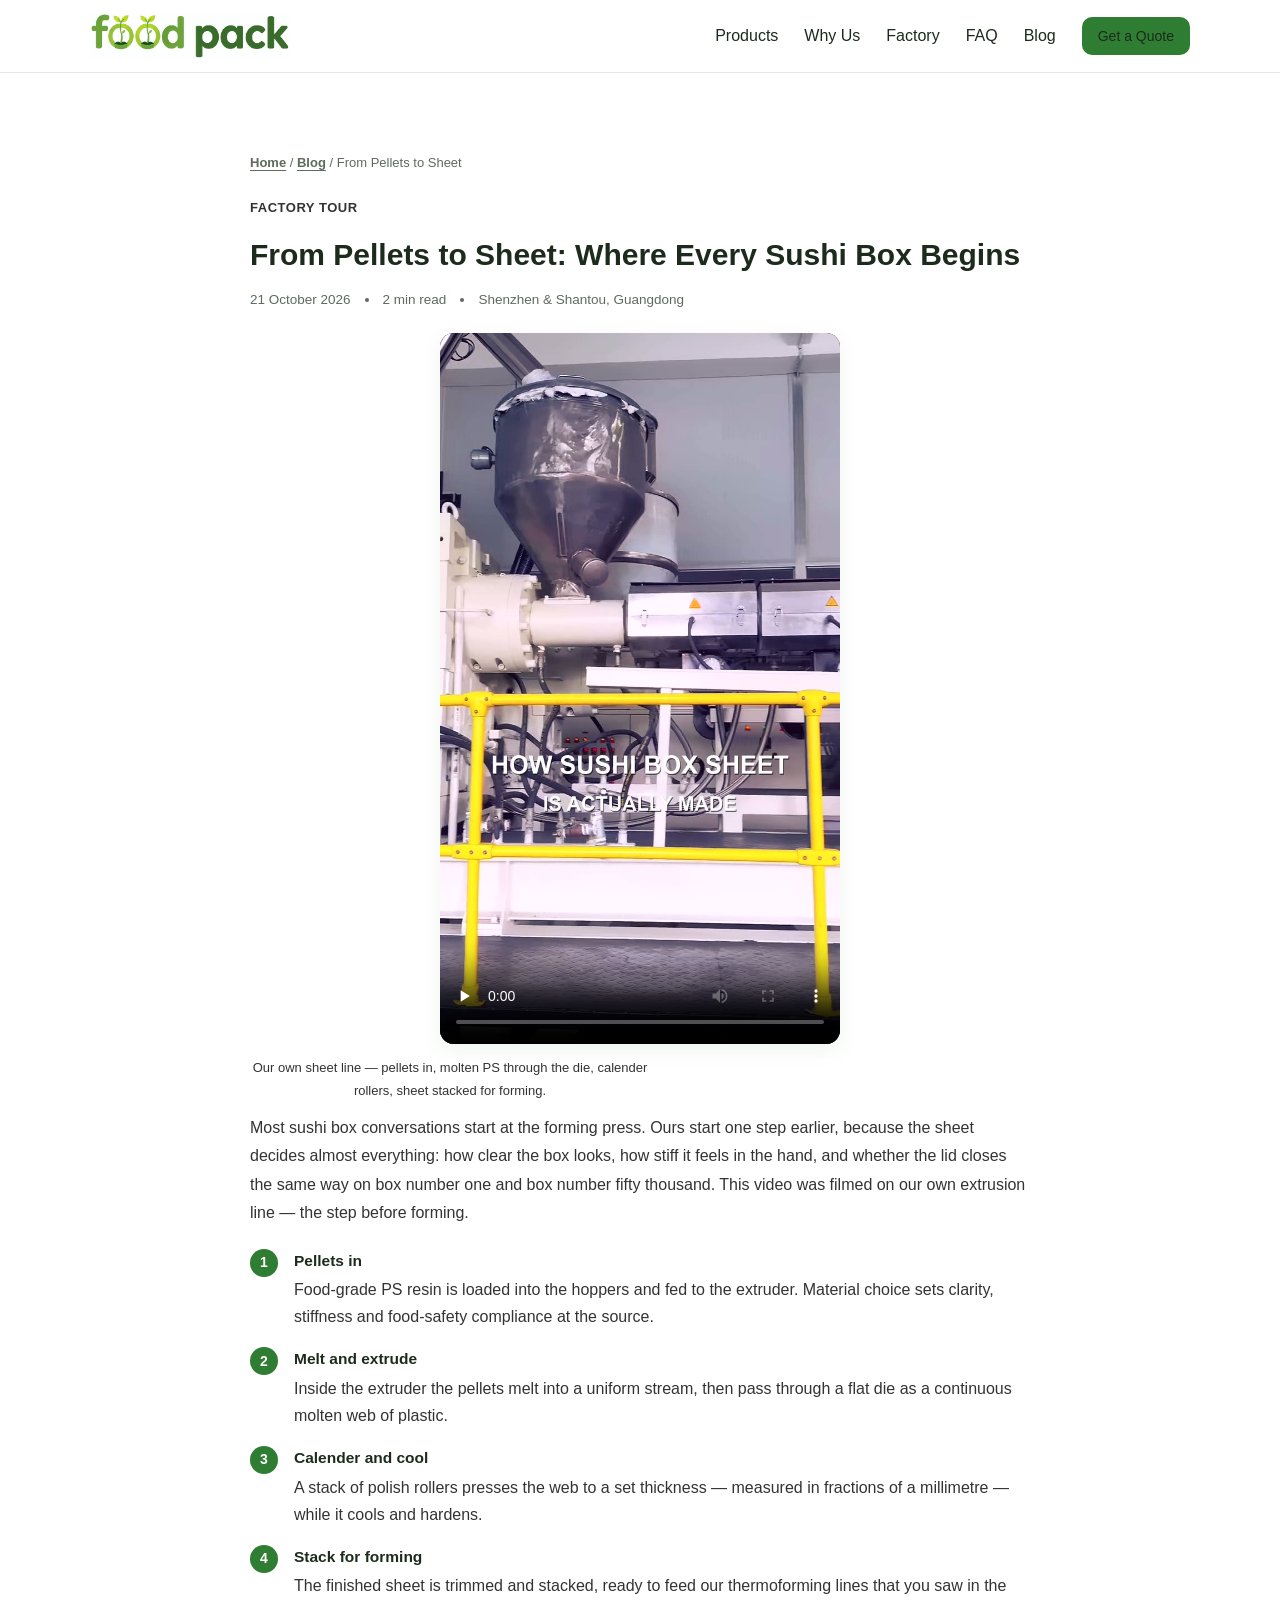
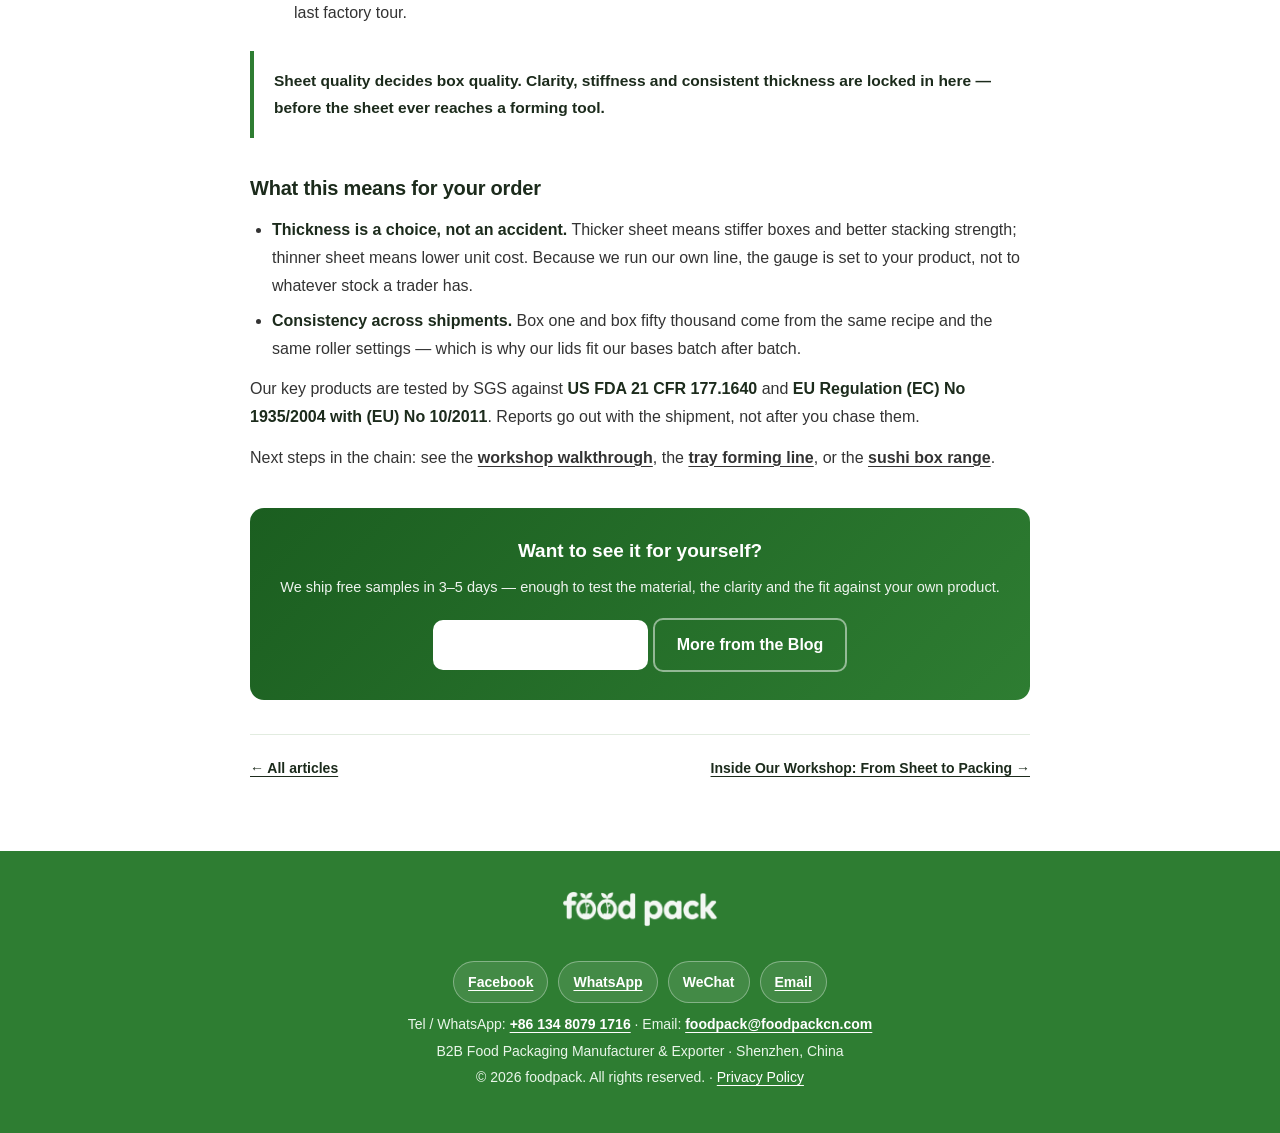
<file: blog/sushi-sheet-line.html>
<!DOCTYPE html>
<html lang="en">
<head>
  <meta charset="UTF-8">
  <meta name="viewport" content="width=device-width, initial-scale=1.0">
  <title>From Pellets to Sheet: Where Every Sushi Box Begins — foodpack Factory Tour</title>
  <meta name="description" content="Before a sushi box is formed, its sheet has to be right. A walk down our own extrusion line: pellets in, molten PS through a flat die, calender rollers setting the thickness, sheet stacked and ready for forming.">
  <link rel="canonical" href="https://foodpackcn.com/blog/sushi-sheet-line.html">
  <meta property="og:type" content="article">
  <meta property="og:title" content="From Pellets to Sheet: Where Every Sushi Box Begins">
  <meta property="og:description" content="Food-grade PS pellets, a flat die, calender rollers set to a fraction of a millimetre — the sheet line that feeds our sushi box production.">
  <meta property="og:url" content="https://foodpackcn.com/blog/sushi-sheet-line.html">
  <meta property="og:image" content="https://foodpackcn.com/assets/video/sushi-sheet-line-poster.jpg">
  <meta name="twitter:card" content="summary_large_image">
  <meta name="twitter:title" content="From Pellets to Sheet: Where Every Sushi Box Begins">
  <meta name="twitter:description" content="Food-grade PS pellets, a flat die, calender rollers set to a fraction of a millimetre — the sheet line that feeds our sushi box production.">
  <meta name="twitter:image" content="https://foodpackcn.com/assets/video/sushi-sheet-line-poster.jpg">
  <link rel="icon" type="image/svg+xml" href="../assets/favicon.svg?v=3">
  <link rel="icon" type="image/png" sizes="32x32" href="/assets/icons/icon-32.png">
  <link rel="icon" type="image/png" sizes="16x16" href="/assets/icons/icon-16.png">
  <link rel="apple-touch-icon" sizes="180x180" href="/assets/icons/apple-touch-icon.png">
  <link rel="manifest" href="/site.webmanifest">
  <meta name="theme-color" content="#2E7D32">
  <link rel="stylesheet" href="../css/styles.css?v=5">
  <style>
    .post{max-width:820px}
    .post-meta{display:flex;flex-wrap:wrap;gap:14px;align-items:center;color:var(--muted);font-size:13.5px;margin:6px 0 22px}
    .post-meta .dot{width:4px;height:4px;border-radius:50%;background:var(--muted);display:inline-block}
    .blog-video{width:100%;max-width:400px;margin:0 auto;height:auto;border-radius:var(--radius);background:#000;display:block;box-shadow:var(--shadow)}
    .video-cap{color:var(--muted);font-size:13px;margin:8px auto 30px;text-align:center;max-width:400px}
    .post h2{font-size:20px;margin:34px 0 8px;font-weight:800;letter-spacing:-.01em}
    .post p{color:#333;line-height:1.78;margin:12px 0}
    .post ul{padding-left:22px;margin:12px 0;color:#333;line-height:1.75}
    .post li{margin:7px 0}
    .post strong{color:var(--ink)}
    .post a:not(.btn){color:var(--green-dark);font-weight:600;text-decoration:underline;text-underline-offset:3px}
    .pull{background:var(--green-soft);border-left:4px solid var(--green);border-radius:0 10px 10px 0;padding:16px 20px;margin:24px 0}
    .pull p{margin:0;color:var(--green-dark);font-weight:600;font-size:15.5px}
    .steps{list-style:none;padding:0;counter-reset:s;margin:20px 0}
    .steps li{counter-increment:s;position:relative;padding-left:44px;margin:16px 0;color:#333;line-height:1.7}
    .steps li::before{content:counter(s);position:absolute;left:0;top:1px;width:28px;height:28px;border-radius:50%;background:var(--green);color:#fff;font-size:14px;font-weight:800;display:flex;align-items:center;justify-content:center}
    .steps strong{display:block;color:var(--ink);font-size:15.5px;margin-bottom:2px}
    .post-cta{background:linear-gradient(135deg,#1B5E20,#2E7D32);color:#fff;border-radius:var(--radius);padding:28px 30px;margin:36px 0 10px;text-align:center}
    .post-cta h3{color:#fff;margin:0 0 8px;font-size:19px}
    .post-cta p{color:rgba(255,255,255,.92);margin:0 0 18px;font-size:14.5px}
    .post-cta .btn{background:#fff;color:var(--green-dark)}
    .post-cta .btn-ghost{background:transparent;color:#fff;border-color:rgba(255,255,255,.5)}
    .post-nav{display:flex;justify-content:space-between;gap:16px;flex-wrap:wrap;margin-top:34px;padding-top:22px;border-top:1px solid var(--line)}
    .post-nav a{color:var(--green-dark);font-weight:600;font-size:14px;text-decoration:none}
    @media(max-width:640px){.post h2{font-size:18px}.post-cta{padding:22px 18px}}
  </style>
</head>
<body>
  <header class="site-header">
    <div class="container nav">
      <a class="brand" href="../index.html" tabindex="0" role="link">
        <img src="../assets/logo-wordmark-trim.png" alt="foodpack" class="brand-logo">
      </a>
      <div class="nav-right">
        <nav class="nav-links" aria-label="Main">
          <a href="../index.html#products">Products</a>
          <a href="../index.html#why">Why Us</a>
          <a href="../index.html#about">Factory</a>
          <a href="../index.html#faq">FAQ</a>
          <a href="index.html">Blog</a>
          <a href="../index.html#contact" class="btn btn-small">Get a Quote</a>
        </nav>
      </div>
      <button class="nav-toggle" id="navToggle" aria-label="Menu" aria-expanded="false">☰</button>
    </div>
  </header>

  <section class="section">
    <div class="container post">
      <nav class="breadcrumb" aria-label="Breadcrumb">
        <a href="../index.html">Home</a> / <a href="index.html">Blog</a> / <span>From Pellets to Sheet</span>
      </nav>
      <p class="eyebrow">Factory Tour</p>
      <h1 class="section-title left">From Pellets to Sheet: Where Every Sushi Box Begins</h1>
      <div class="post-meta">
        <span>21 October 2026</span><span class="dot"></span>
        <span>2 min read</span><span class="dot"></span>
        <span>Shenzhen &amp; Shantou, Guangdong</span>
      </div>

      <video class="blog-video" controls preload="none" playsinline
             poster="../assets/video/sushi-sheet-line-poster.jpg"
             aria-label="Factory footage: our extrusion line — plastic pellets feeding from the hoppers into the extruder, molten food-grade PS passing through a flat die, calender rollers polishing and cooling the sheet, and finished sheet being stacked for the thermoforming lines">
        <source src="../assets/video/sushi-sheet-line-720p.mp4?v=1" type="video/mp4">
        Your browser does not support the video tag.
      </video>
      <p class="video-cap">Our own sheet line — pellets in, molten PS through the die, calender rollers, sheet stacked for forming.</p>

      <p>Most sushi box conversations start at the forming press. Ours start one step earlier, because the sheet decides almost everything: how clear the box looks, how stiff it feels in the hand, and whether the lid closes the same way on box number one and box number fifty thousand. This video was filmed on our own extrusion line — the step before forming.</p>

      <ol class="steps">
        <li><strong>Pellets in</strong>Food-grade PS resin is loaded into the hoppers and fed to the extruder. Material choice sets clarity, stiffness and food-safety compliance at the source.</li>
        <li><strong>Melt and extrude</strong>Inside the extruder the pellets melt into a uniform stream, then pass through a flat die as a continuous molten web of plastic.</li>
        <li><strong>Calender and cool</strong>A stack of polish rollers presses the web to a set thickness — measured in fractions of a millimetre — while it cools and hardens.</li>
        <li><strong>Stack for forming</strong>The finished sheet is trimmed and stacked, ready to feed our thermoforming lines that you saw in the last factory tour.</li>
      </ol>

      <div class="pull">
        <p>Sheet quality decides box quality. Clarity, stiffness and consistent thickness are locked in here — before the sheet ever reaches a forming tool.</p>
      </div>

      <h2>What this means for your order</h2>
      <ul>
        <li><strong>Thickness is a choice, not an accident.</strong> Thicker sheet means stiffer boxes and better stacking strength; thinner sheet means lower unit cost. Because we run our own line, the gauge is set to your product, not to whatever stock a trader has.</li>
        <li><strong>Consistency across shipments.</strong> Box one and box fifty thousand come from the same recipe and the same roller settings — which is why our lids fit our bases batch after batch.</li>
      </ul>
      <p>Our key products are tested by SGS against <strong>US FDA 21 CFR 177.1640</strong> and <strong>EU Regulation (EC) No 1935/2004 with (EU) No 10/2011</strong>. Reports go out with the shipment, not after you chase them.</p>
      <p>Next steps in the chain: see the <a href="sushi-box-lid-line.html">workshop walkthrough</a>, the <a href="how-sushi-boxes-are-made.html">tray forming line</a>, or the <a href="../products/sushi-boxes.html">sushi box range</a>.</p>

      <div class="post-cta">
        <h3>Want to see it for yourself?</h3>
        <p>We ship free samples in 3–5 days — enough to test the material, the clarity and the fit against your own product.</p>
        <a href="../index.html#contact" class="btn">Request Free Samples</a>
        <a href="index.html" class="btn btn-ghost">More from the Blog</a>
      </div>

      <div class="post-nav">
        <a href="index.html">&larr; All articles</a>
        <a href="sushi-box-lid-line.html">Inside Our Workshop: From Sheet to Packing &rarr;</a>
      </div>
    </div>
  </section>

  <footer class="site-footer">
    <div class="container footer-inner">
      <img src="../assets/logo-wordmark-alpha.png" alt="foodpack" class="footer-logo">
      <div class="social-row footer-social" aria-label="Contact channels">
        <a class="social-item" href="https://www.facebook.com/" target="_blank" rel="noopener" aria-label="foodpack on Facebook"><span>Facebook</span></a>
        <a class="social-item" href="https://wa.me/8613480171716" target="_blank" rel="noopener" aria-label="Chat on WhatsApp"><span>WhatsApp</span></a>
        <button type="button" class="social-item wechat" aria-label="WeChat contact — show QR code" data-wechat-open><span>WeChat</span></button>
        <a class="social-item" href="mailto:foodpack@foodpackcn.com" aria-label="Send us an email"><span>Email</span></a>
      </div>
      <p class="footer-contact">Tel / WhatsApp: <a href="https://wa.me/8613480171716">+86 134 8079 1716</a> · Email: <a href="mailto:foodpack@foodpackcn.com">foodpack@foodpackcn.com</a></p>
      <p>B2B Food Packaging Manufacturer &amp; Exporter · Shenzhen, China</p>
      <p class="copyright">© <span id="year"></span> foodpack. All rights reserved. · <a href="../privacy.html">Privacy Policy</a></p>
    </div>
  </footer>

  <div class="wechat-modal" id="wechatModal" role="dialog" aria-modal="true" aria-label="WeChat contact" hidden>
    <div class="wechat-modal-backdrop" data-wechat-close></div>
    <div class="wechat-modal-card">
      <button type="button" class="wechat-modal-x" aria-label="Close" data-wechat-close>&times;</button>
      <h3>Chat on WeChat</h3>
      <img src="../assets/wechat-qr.png" alt="WeChat QR code — scan to add foodpack" width="260" height="260">
      <p class="wechat-modal-hint">Scan with WeChat to add us, or search by ID</p>
      <div class="wechat-id-row">
        <code id="wechatId">wxid_8398574091012</code>
        <button type="button" id="wechatCopy" aria-label="Copy WeChat ID">Copy</button>
      </div>
    </div>
  </div>

  <script type="application/ld+json">
  {
    "@context": "https://schema.org",
    "@type": "BlogPosting",
    "headline": "From Pellets to Sheet: Where Every Sushi Box Begins",
    "description": "Before a sushi box is formed, its sheet has to be right. A walk down our own extrusion line: pellets in, molten PS through a flat die, calender rollers setting the thickness, sheet stacked and ready for forming.",
    "image": "https://foodpackcn.com/assets/video/sushi-sheet-line-poster.jpg",
    "datePublished": "2026-10-21",
    "dateModified": "2026-10-21",
    "author": {"@type": "Organization", "name": "Shenzhen Food Pack Technology Co., Ltd."},
    "publisher": {"@type": "Organization", "name": "foodpack"},
    "mainEntityOfPage": "https://foodpackcn.com/blog/sushi-sheet-line.html",
    "video": {
      "@type": "VideoObject",
      "name": "From Pellets to Sheet: Where Every Sushi Box Begins",
      "description": "Our own sheet line — pellets in, molten PS through the die, calender rollers, sheet stacked for forming.",
      "thumbnailUrl": "https://foodpackcn.com/assets/video/sushi-sheet-line-poster.jpg",
      "uploadDate": "2026-10-21",
      "duration": "PT12S",
      "contentUrl": "https://foodpackcn.com/assets/video/sushi-sheet-line-720p.mp4"
    }
  }
  </script>
  <script src="../js/main.js?v=4"></script>
</body>
</html>
</file>
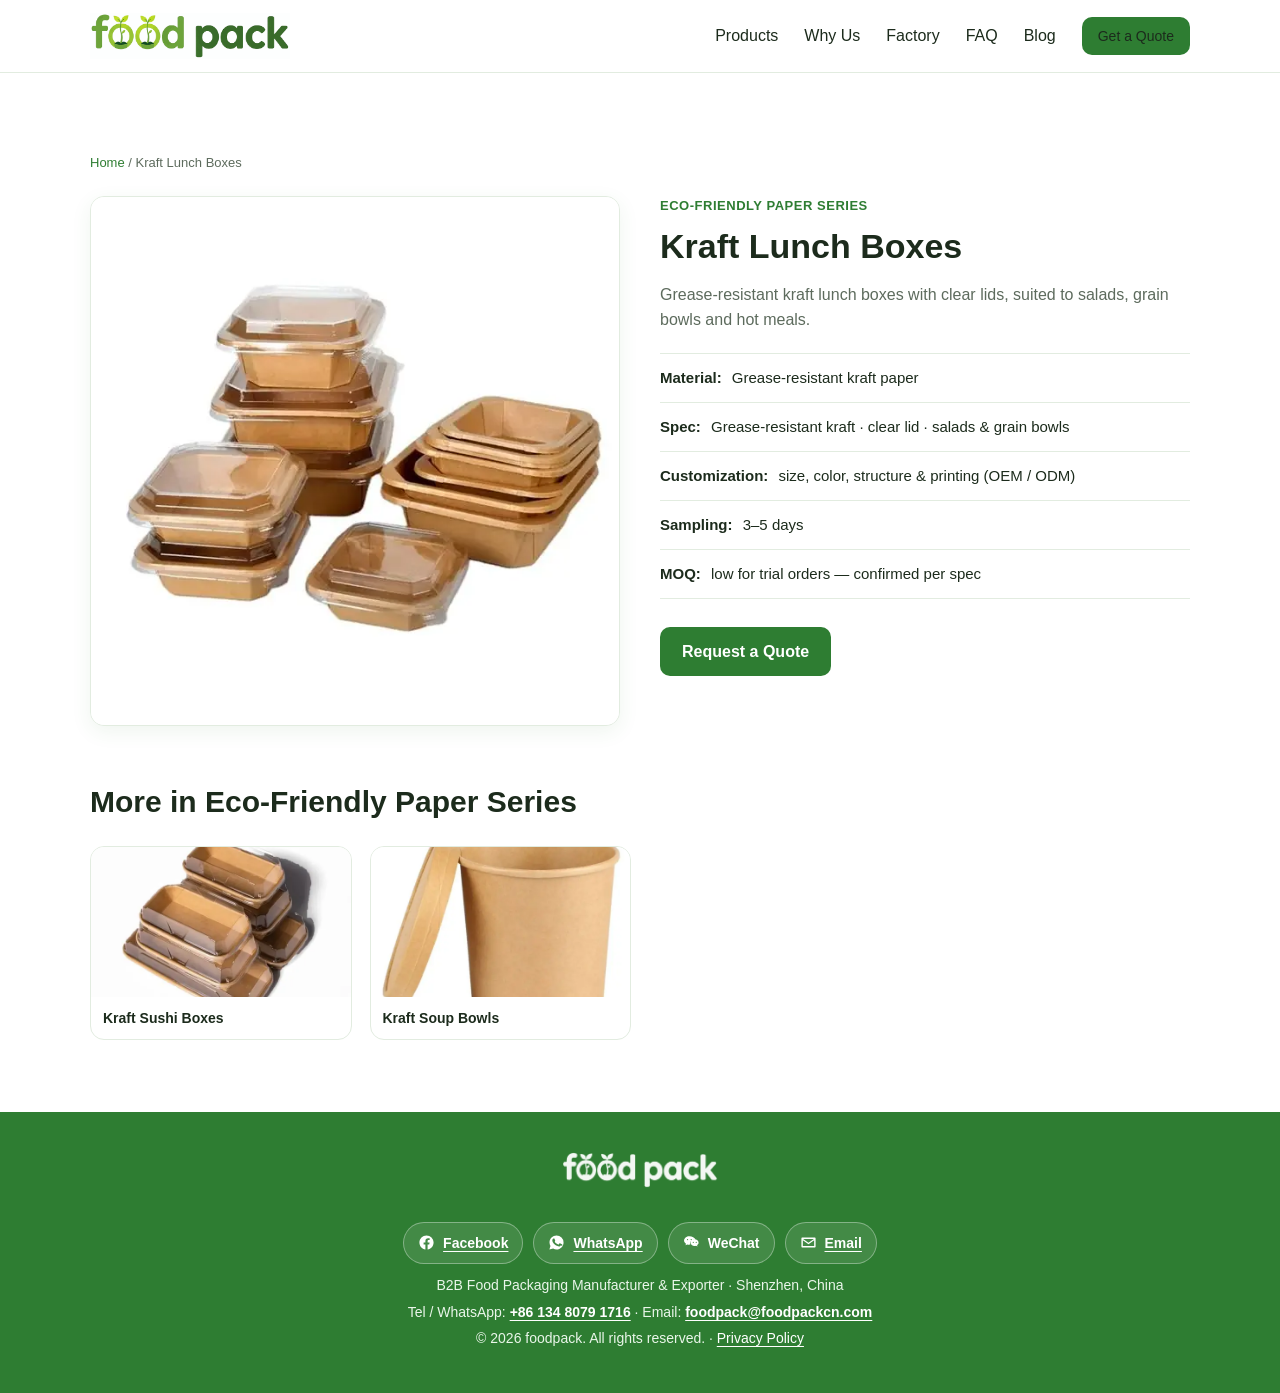
<file: products/kraft-lunch-boxes.html>
<!DOCTYPE html>
<html lang="en">
<head>
  <meta charset="UTF-8">
  <meta name="viewport" content="width=device-width, initial-scale=1.0">
  <title>Kraft Lunch Boxes — foodpack | Custom Food Packaging Manufacturer</title>
  <meta name="description" content="Grease-resistant kraft lunch boxes with clear lids, suited to salads, grain bowls and hot meals.">
  <link rel="canonical" href="https://foodpackcn.com/products/kraft-lunch-boxes.html">
  <meta property="og:type" content="product">
  <meta property="og:title" content="Kraft Lunch Boxes — foodpack">
  <meta property="og:description" content="Grease-resistant kraft lunch boxes with clear lids, suited to salads, grain bowls and hot meals.">
  <meta property="og:image" content="https://foodpackcn.com/assets/products/kraft-lunch-box.jpg">
  <meta property="og:url" content="https://foodpackcn.com/products/kraft-lunch-boxes.html">
  <meta name="twitter:card" content="summary_large_image">
  <meta name="twitter:title" content="Kraft Lunch Boxes — foodpack | Custom Food Packaging Manufacturer">
  <meta name="twitter:description" content="Grease-resistant kraft lunch boxes with clear lids, suited to salads, grain bowls and hot meals.">
  <meta name="twitter:image" content="https://foodpackcn.com/assets/products/kraft-lunch-box.jpg">
<link rel="icon" type="image/svg+xml" href="../assets/favicon.svg?v=3">
  <link rel="icon" type="image/png" sizes="32x32" href="../assets/icons/icon-32.png">
  <link rel="icon" type="image/png" sizes="16x16" href="../assets/icons/icon-16.png">
  <link rel="apple-touch-icon" sizes="180x180" href="../assets/icons/apple-touch-icon.png">
  <link rel="manifest" href="../site.webmanifest">
  <meta name="theme-color" content="#2E7D32">
  <link rel="stylesheet" href="../css/styles.css?v=5">
  <script type="application/ld+json">
{
  "@context": "https://schema.org",
  "@graph": [
    {
      "@type": "BreadcrumbList",
      "itemListElement": [
        {
          "@type": "ListItem",
          "position": 1,
          "name": "Home",
          "item": "https://foodpackcn.com/"
        },
        {
          "@type": "ListItem",
          "position": 2,
          "name": "Kraft Lunch Boxes",
          "item": "https://foodpackcn.com/products/kraft-lunch-boxes.html"
        }
      ]
    },
    {
      "@type": "Product",
      "@id": "https://foodpackcn.com/#kraft-lunch-boxes",
      "name": "Kraft Lunch Boxes",
      "description": "Grease-resistant kraft lunch boxes with clear lids, suited to salads, grain bowls and hot meals.",
      "sku": "FP-KLB",
      "material": "Grease-resistant kraft paper",
      "image": "https://foodpackcn.com/assets/products/kraft-lunch-box.jpg",
      "url": "https://foodpackcn.com/products/kraft-lunch-boxes.html",
      "brand": {
        "@type": "Brand",
        "name": "foodpack"
      },
      "manufacturer": {
        "@type": "Organization",
        "name": "Shenzhen Food Pack Technology Co., Ltd."
      },
      "category": "Disposable food containers",
      "offers": {
        "@type": "Offer",
        "priceCurrency": "USD",
        "availability": "https://schema.org/InStock",
        "url": "https://foodpackcn.com/#contact",
        "seller": {
          "@id": "https://foodpackcn.com/#organization"
        }
      }
    }
  ]
}
  </script>
</head>
<body>
  <header class="site-header">
    <div class="container nav">
      <a class="brand" href="../index.html" tabindex="0" role="link">
        <img src="../assets/logo-wordmark-trim.png" alt="food pack" class="brand-logo">
      </a>
      <div class="nav-right">
        <nav class="nav-links" aria-label="Main">
          <a href="../index.html#products">Products</a>
          <a href="../index.html#why">Why Us</a>
          <a href="../index.html#about">Factory</a>
          <a href="../index.html#faq">FAQ</a>
          <a href="../blog/index.html">Blog</a>
          <a href="../index.html#contact" class="btn btn-small">Get a Quote</a>
        </nav>
      </div>
      <button class="nav-toggle" id="navToggle" aria-label="Menu">☰</button>
    </div>
  </header>

  <section class="section">
    <div class="container">
      <nav class="breadcrumb" aria-label="Breadcrumb">
        <a href="../index.html">Home</a> / <span>Kraft Lunch Boxes</span>
      </nav>
      <div class="product-detail">
        <div class="product-media">
          <picture><source srcset="../assets/products/kraft-lunch-box.webp" type="image/webp"><img src="../assets/products/kraft-lunch-box.jpg" alt="Grease-resistant kraft lunch box with clear lid" loading="eager"></picture>
        </div>
        <div class="product-info">
          <p class="eyebrow">Eco-Friendly Paper Series</p>
          <h1>Kraft Lunch Boxes</h1>
          <p class="lead">Grease-resistant kraft lunch boxes with clear lids, suited to salads, grain bowls and hot meals.</p>
          <ul class="spec-list">
            <li><strong>Material:</strong> Grease-resistant kraft paper</li>
            <li><strong>Spec:</strong> Grease-resistant kraft · clear lid · salads & grain bowls</li>
            <li><strong>Customization:</strong> size, color, structure &amp; printing (OEM / ODM)</li>
            <li><strong>Sampling:</strong> 3–5 days</li>
            <li><strong>MOQ:</strong> low for trial orders — confirmed per spec</li>
          </ul>
          <a href="../index.html#contact" class="btn">Request a Quote</a>
        </div>
      </div>

      <div class="product-related">
        <h2 class="section-title left">More in Eco-Friendly Paper Series</h2>
        <div class="related-grid">
          <a class="related-card" href="kraft-sushi-boxes.html">
            <picture><source srcset="../assets/products/kraft-sushi-box.webp" type="image/webp"><img src="../assets/products/kraft-sushi-box.jpg" alt="Grease-resistant kraft sushi box with clear PET lid" loading="lazy"></picture>
            <span>Kraft Sushi Boxes</span>
          </a>
          <a class="related-card" href="kraft-soup-bowls.html">
            <picture><source srcset="../assets/products/soup-bowl-kraft.webp" type="image/webp"><img src="../assets/products/soup-bowl-kraft.jpg" alt="Kraft paper soup bowl with lid for ramen and pho" loading="lazy"></picture>
            <span>Kraft Soup Bowls</span>
          </a>
        </div>
      </div>
    </div>
  </section>

  <footer class="site-footer">
    <div class="container footer-inner">
      <img src="../assets/logo-wordmark-alpha.png" alt="food pack" class="footer-logo">
      <div class="social-row footer-social" aria-label="Contact channels">
        <a class="social-item" href="https://www.facebook.com/" target="_blank" rel="noopener" aria-label="foodpack on Facebook" data-page-node-id="JQCvktv5yjYHr3LFCkEjkc">
                  <svg viewBox="0 0 24 24" fill="currentColor" aria-hidden="true" data-page-node-id="7Y7dPz4NhRWdY1X2nE1nRr"><path d="M22 12.06C22 6.5 17.52 2 12 2S2 6.5 2 12.06C2 17.08 5.66 21.24 10.44 22v-7.03H7.9v-2.91h2.54V9.85c0-2.52 1.49-3.91 3.77-3.91 1.1 0 2.24.2 2.24.2v2.46h-1.26c-1.24 0-1.63.78-1.63 1.57v1.89h2.78l-.45 2.91h-2.33V22C18.34 21.24 22 17.08 22 12.06z" data-page-node-id="blQDINDqtAzkWtBBm9mih2"/></svg>
                  <span data-page-node-id="bASEpATqeeX5pIgruDUrsC">Facebook</span>
                </a>
        <a class="social-item" href="https://wa.me/8613480171716" target="_blank" rel="noopener" aria-label="Chat on WhatsApp" data-page-node-id="Gp4S9cFcj1pixWikmpFw6e">
                  <svg viewBox="0 0 24 24" fill="currentColor" aria-hidden="true" data-page-node-id="OpDFIFCjmrXrk7CQADKF4W"><path d="M12.04 2C6.58 2 2.13 6.45 2.13 11.91c0 1.75.46 3.45 1.32 4.95L2 22l5.25-1.38a9.9 9.9 0 0 0 4.79 1.22h.01c5.46 0 9.91-4.45 9.91-9.91A9.86 9.86 0 0 0 12.04 2zm5.8 14.09c-.25.7-1.43 1.33-1.97 1.39-.54.06-1.05.25-3.53-.74-2.99-1.19-4.87-4.31-5.02-4.51-.15-.2-1.2-1.62-1.2-3.09 0-1.47.77-2.19 1.04-2.49.27-.3.59-.37.79-.37h.56c.18 0 .43-.07.67.51.25.62.84 2.12.91 2.28.07.16.12.34.02.54-.1.2-.17.32-.34.51-.17.19-.36.42-.16.78.2.36.87 1.44 1.87 2.33 1.29 1.15 2.37 1.51 2.72 1.69.35.18.55.15.76-.09.21-.24.91-1.06 1.16-1.42.25-.36.5-.3.84-.18.34.12 2.16 1.02 2.53 1.2.37.18.62.27.71.42.09.15.09.87-.16 1.57z" data-page-node-id="kFz2aIbdX6AbvzWQTym4CK"/></svg>
                  <span data-page-node-id="bSBmyKlWw94PEWvXnjGMC8">WhatsApp</span>
                </a>
        <button type="button" class="social-item wechat" aria-label="WeChat contact — show QR code" data-wechat-open data-page-node-id="7zVuDrIYCzwC3DCwM3io9b">
                  <svg viewBox="0 0 24 24" fill="currentColor" aria-hidden="true" data-page-node-id="RW4URGhSZVRqqaeJ5RY9ht"><path d="M9 3C4.86 3 1.5 5.8 1.5 9.1c0 1.87 1.06 3.53 2.72 4.63l-.7 2.2 2.5-1.28c.86.24 1.77.37 2.72.37.55 0 1.08-.05 1.58-.15a5.4 5.4 0 0 1-.24-1.6c0-3.2 3.05-5.8 6.8-5.8h.6C16.6 5.4 13 3 9 3zm-2.6 4a.9.9 0 1 1 0 1.8.9.9 0 0 1 0-1.8zm5.2 0a.9.9 0 1 1 0 1.8.9.9 0 0 1 0-1.8zM22 12.2c0-2.6-2.53-4.7-5.65-4.7s-5.65 2.1-5.65 4.7 2.53 4.7 5.65 4.7c.72 0 1.4-.1 2.04-.29l2.06 1.06-.57-1.79c1.42-.98 2.22-2.45 2.22-4.17zm-7.5-1.3a.85.85 0 1 1 0 1.7.85.85 0 0 1 0-1.7zm4.2 0a.85.85 0 1 1 0 1.7.85.85 0 0 1 0-1.7z" data-page-node-id="iFI5ByA1esPJpVwUFllk5y"/></svg>
                  <span data-page-node-id="hIwuFQCL6eAN4hl9uPPXVh">WeChat</span>
                </button>
        <a class="social-item" href="mailto:foodpack@foodpackcn.com" aria-label="Send us an email" data-page-node-id="170NRSrukrFR57rUHgFQeN">
                  <svg viewBox="0 0 24 24" fill="currentColor" aria-hidden="true" data-page-node-id="sf4q8qoGwFJ5Lj3EckWwrf"><path d="M3 5h18a1 1 0 0 1 1 1v12a1 1 0 0 1-1 1H3a1 1 0 0 1-1-1V6a1 1 0 0 1 1-1zm1.4 2L12 12.2 19.6 7H4.4zM4 8.9V17h16V8.9l-8 5.6-8-5.6z" data-page-node-id="101O3Bg6JhCKgRzDGAsJFg"/></svg>
                  <span data-page-node-id="MuZ0syTOhAUBWmp0siB3DF">Email</span>
                </a>
      </div>
      <p>B2B Food Packaging Manufacturer &amp; Exporter · Shenzhen, China</p>
      <p class="footer-contact">Tel / WhatsApp: <a href="https://wa.me/8613480171716">+86 134 8079 1716</a> · Email: <a href="mailto:foodpack@foodpackcn.com">foodpack@foodpackcn.com</a></p>
      <p class="copyright">© <span id="year"></span> foodpack. All rights reserved. · <a href="../privacy.html">Privacy Policy</a></p>
    </div>

  <div class="wechat-modal" id="wechatModal" role="dialog" aria-modal="true" aria-label="WeChat contact" hidden data-page-node-id="WeChatModalNode">
<div class="wechat-modal-backdrop" data-wechat-close></div>
<div class="wechat-modal-card">
<button type="button" class="wechat-modal-x" aria-label="Close" data-wechat-close>&times;</button>
<h3>Chat on WeChat</h3>
<img src="../assets/wechat-qr.png" alt="WeChat QR code — scan to add foodpack" width="260" height="260">
<p class="wechat-modal-hint">Scan with WeChat to add us, or search by ID</p>
<div class="wechat-id-row">
<code id="wechatId">wxid_8398574091012</code>
<button type="button" id="wechatCopy" aria-label="Copy WeChat ID">Copy</button>
</div>
</div>
</div>
  </footer>

  <script src="../js/main.js"></script>
</body>
</html>
</file>
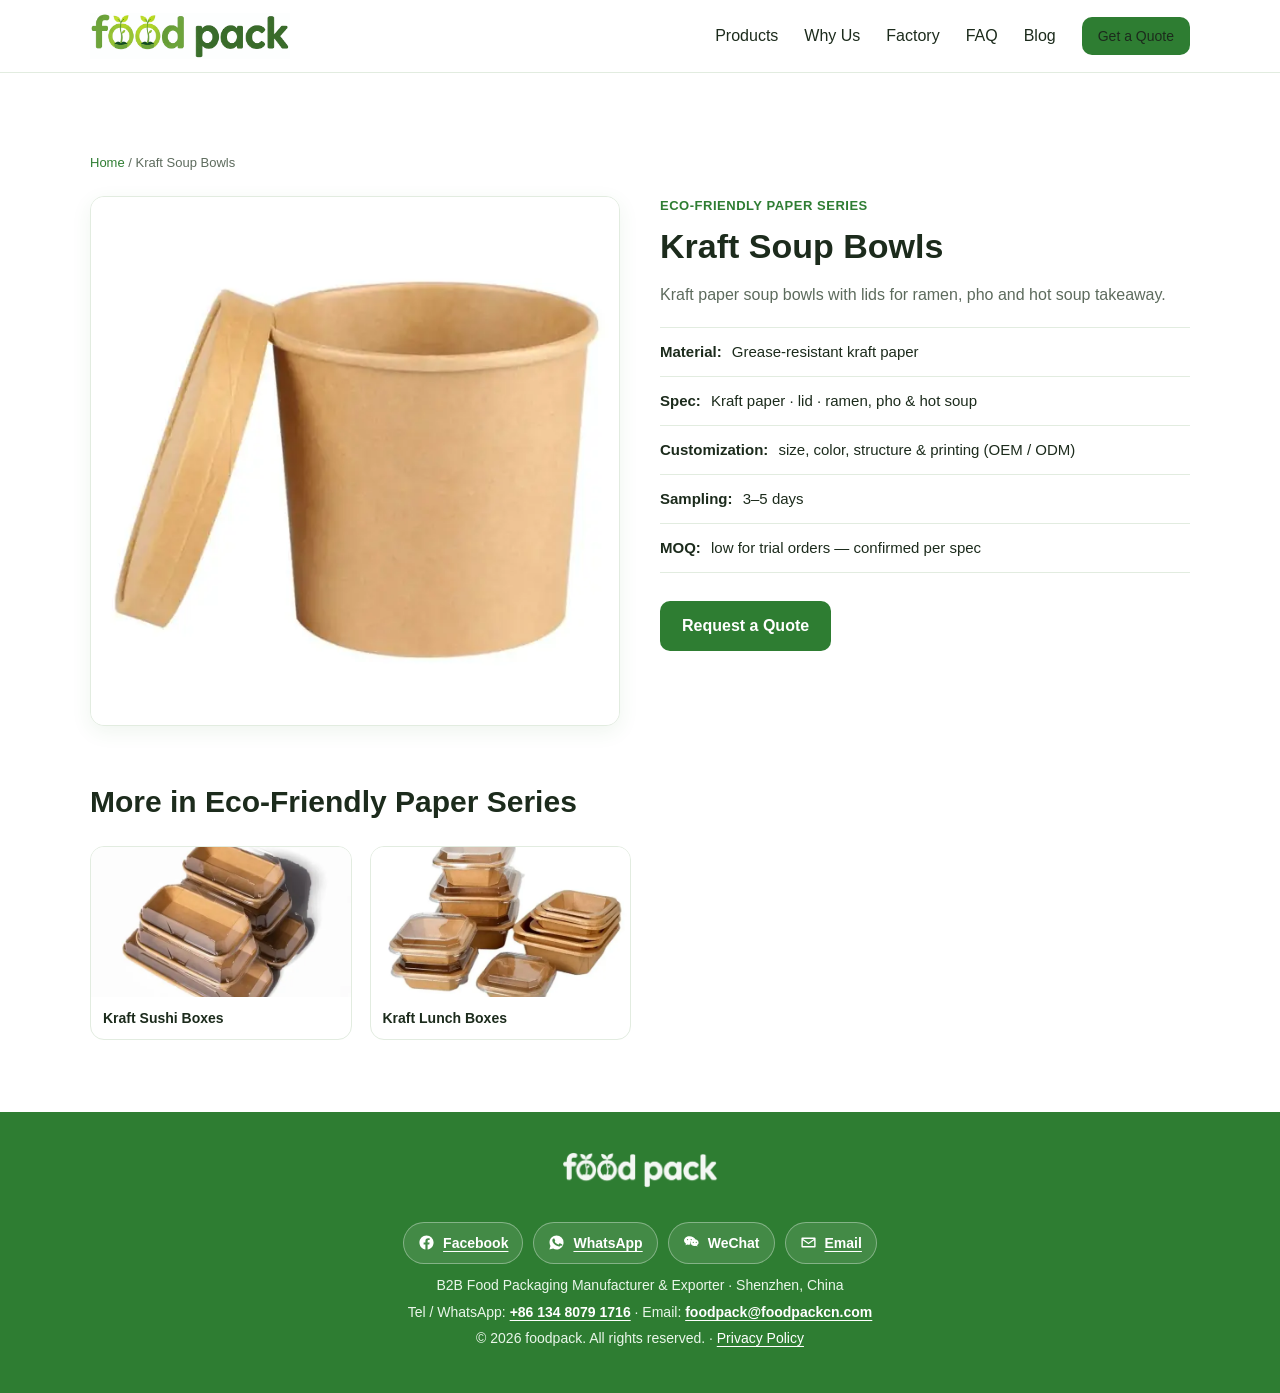
<file: products/kraft-soup-bowls.html>
<!DOCTYPE html>
<html lang="en">
<head>
  <meta charset="UTF-8">
  <meta name="viewport" content="width=device-width, initial-scale=1.0">
  <title>Kraft Soup Bowls — foodpack | Custom Food Packaging Manufacturer</title>
  <meta name="description" content="Kraft paper soup bowls with lids for ramen, pho and hot soup takeaway.">
  <link rel="canonical" href="https://foodpackcn.com/products/kraft-soup-bowls.html">
  <meta property="og:type" content="product">
  <meta property="og:title" content="Kraft Soup Bowls — foodpack">
  <meta property="og:description" content="Kraft paper soup bowls with lids for ramen, pho and hot soup takeaway.">
  <meta property="og:image" content="https://foodpackcn.com/assets/products/soup-bowl-kraft.jpg">
  <meta property="og:url" content="https://foodpackcn.com/products/kraft-soup-bowls.html">
  <meta name="twitter:card" content="summary_large_image">
  <meta name="twitter:title" content="Kraft Soup Bowls — foodpack | Custom Food Packaging Manufacturer">
  <meta name="twitter:description" content="Kraft paper soup bowls with lids for ramen, pho and hot soup takeaway.">
  <meta name="twitter:image" content="https://foodpackcn.com/assets/products/soup-bowl-kraft.jpg">
<link rel="icon" type="image/svg+xml" href="../assets/favicon.svg?v=3">
  <link rel="icon" type="image/png" sizes="32x32" href="../assets/icons/icon-32.png">
  <link rel="icon" type="image/png" sizes="16x16" href="../assets/icons/icon-16.png">
  <link rel="apple-touch-icon" sizes="180x180" href="../assets/icons/apple-touch-icon.png">
  <link rel="manifest" href="../site.webmanifest">
  <meta name="theme-color" content="#2E7D32">
  <link rel="stylesheet" href="../css/styles.css?v=5">
  <script type="application/ld+json">
{
  "@context": "https://schema.org",
  "@graph": [
    {
      "@type": "BreadcrumbList",
      "itemListElement": [
        {
          "@type": "ListItem",
          "position": 1,
          "name": "Home",
          "item": "https://foodpackcn.com/"
        },
        {
          "@type": "ListItem",
          "position": 2,
          "name": "Kraft Soup Bowls",
          "item": "https://foodpackcn.com/products/kraft-soup-bowls.html"
        }
      ]
    },
    {
      "@type": "Product",
      "@id": "https://foodpackcn.com/#kraft-soup-bowls",
      "name": "Kraft Soup Bowls",
      "description": "Kraft paper soup bowls with lids for ramen, pho and hot soup takeaway.",
      "sku": "FP-KBW",
      "material": "Grease-resistant kraft paper",
      "image": "https://foodpackcn.com/assets/products/soup-bowl-kraft.jpg",
      "url": "https://foodpackcn.com/products/kraft-soup-bowls.html",
      "brand": {
        "@type": "Brand",
        "name": "foodpack"
      },
      "manufacturer": {
        "@type": "Organization",
        "name": "Shenzhen Food Pack Technology Co., Ltd."
      },
      "category": "Disposable food containers",
      "offers": {
        "@type": "Offer",
        "priceCurrency": "USD",
        "availability": "https://schema.org/InStock",
        "url": "https://foodpackcn.com/#contact",
        "seller": {
          "@id": "https://foodpackcn.com/#organization"
        }
      }
    }
  ]
}
  </script>
</head>
<body>
  <header class="site-header">
    <div class="container nav">
      <a class="brand" href="../index.html" tabindex="0" role="link">
        <img src="../assets/logo-wordmark-trim.png" alt="food pack" class="brand-logo">
      </a>
      <div class="nav-right">
        <nav class="nav-links" aria-label="Main">
          <a href="../index.html#products">Products</a>
          <a href="../index.html#why">Why Us</a>
          <a href="../index.html#about">Factory</a>
          <a href="../index.html#faq">FAQ</a>
          <a href="../blog/index.html">Blog</a>
          <a href="../index.html#contact" class="btn btn-small">Get a Quote</a>
        </nav>
      </div>
      <button class="nav-toggle" id="navToggle" aria-label="Menu">☰</button>
    </div>
  </header>

  <section class="section">
    <div class="container">
      <nav class="breadcrumb" aria-label="Breadcrumb">
        <a href="../index.html">Home</a> / <span>Kraft Soup Bowls</span>
      </nav>
      <div class="product-detail">
        <div class="product-media">
          <picture><source srcset="../assets/products/soup-bowl-kraft.webp" type="image/webp"><img src="../assets/products/soup-bowl-kraft.jpg" alt="Kraft paper soup bowl with lid for ramen and pho" loading="eager"></picture>
        </div>
        <div class="product-info">
          <p class="eyebrow">Eco-Friendly Paper Series</p>
          <h1>Kraft Soup Bowls</h1>
          <p class="lead">Kraft paper soup bowls with lids for ramen, pho and hot soup takeaway.</p>
          <ul class="spec-list">
            <li><strong>Material:</strong> Grease-resistant kraft paper</li>
            <li><strong>Spec:</strong> Kraft paper · lid · ramen, pho & hot soup</li>
            <li><strong>Customization:</strong> size, color, structure &amp; printing (OEM / ODM)</li>
            <li><strong>Sampling:</strong> 3–5 days</li>
            <li><strong>MOQ:</strong> low for trial orders — confirmed per spec</li>
          </ul>
          <a href="../index.html#contact" class="btn">Request a Quote</a>
        </div>
      </div>

      <div class="product-related">
        <h2 class="section-title left">More in Eco-Friendly Paper Series</h2>
        <div class="related-grid">
          <a class="related-card" href="kraft-sushi-boxes.html">
            <picture><source srcset="../assets/products/kraft-sushi-box.webp" type="image/webp"><img src="../assets/products/kraft-sushi-box.jpg" alt="Grease-resistant kraft sushi box with clear PET lid" loading="lazy"></picture>
            <span>Kraft Sushi Boxes</span>
          </a>
          <a class="related-card" href="kraft-lunch-boxes.html">
            <picture><source srcset="../assets/products/kraft-lunch-box.webp" type="image/webp"><img src="../assets/products/kraft-lunch-box.jpg" alt="Grease-resistant kraft lunch box with clear lid" loading="lazy"></picture>
            <span>Kraft Lunch Boxes</span>
          </a>
        </div>
      </div>
    </div>
  </section>

  <footer class="site-footer">
    <div class="container footer-inner">
      <img src="../assets/logo-wordmark-alpha.png" alt="food pack" class="footer-logo">
      <div class="social-row footer-social" aria-label="Contact channels">
        <a class="social-item" href="https://www.facebook.com/" target="_blank" rel="noopener" aria-label="foodpack on Facebook" data-page-node-id="JQCvktv5yjYHr3LFCkEjkc">
                  <svg viewBox="0 0 24 24" fill="currentColor" aria-hidden="true" data-page-node-id="7Y7dPz4NhRWdY1X2nE1nRr"><path d="M22 12.06C22 6.5 17.52 2 12 2S2 6.5 2 12.06C2 17.08 5.66 21.24 10.44 22v-7.03H7.9v-2.91h2.54V9.85c0-2.52 1.49-3.91 3.77-3.91 1.1 0 2.24.2 2.24.2v2.46h-1.26c-1.24 0-1.63.78-1.63 1.57v1.89h2.78l-.45 2.91h-2.33V22C18.34 21.24 22 17.08 22 12.06z" data-page-node-id="blQDINDqtAzkWtBBm9mih2"/></svg>
                  <span data-page-node-id="bASEpATqeeX5pIgruDUrsC">Facebook</span>
                </a>
        <a class="social-item" href="https://wa.me/8613480171716" target="_blank" rel="noopener" aria-label="Chat on WhatsApp" data-page-node-id="Gp4S9cFcj1pixWikmpFw6e">
                  <svg viewBox="0 0 24 24" fill="currentColor" aria-hidden="true" data-page-node-id="OpDFIFCjmrXrk7CQADKF4W"><path d="M12.04 2C6.58 2 2.13 6.45 2.13 11.91c0 1.75.46 3.45 1.32 4.95L2 22l5.25-1.38a9.9 9.9 0 0 0 4.79 1.22h.01c5.46 0 9.91-4.45 9.91-9.91A9.86 9.86 0 0 0 12.04 2zm5.8 14.09c-.25.7-1.43 1.33-1.97 1.39-.54.06-1.05.25-3.53-.74-2.99-1.19-4.87-4.31-5.02-4.51-.15-.2-1.2-1.62-1.2-3.09 0-1.47.77-2.19 1.04-2.49.27-.3.59-.37.79-.37h.56c.18 0 .43-.07.67.51.25.62.84 2.12.91 2.28.07.16.12.34.02.54-.1.2-.17.32-.34.51-.17.19-.36.42-.16.78.2.36.87 1.44 1.87 2.33 1.29 1.15 2.37 1.51 2.72 1.69.35.18.55.15.76-.09.21-.24.91-1.06 1.16-1.42.25-.36.5-.3.84-.18.34.12 2.16 1.02 2.53 1.2.37.18.62.27.71.42.09.15.09.87-.16 1.57z" data-page-node-id="kFz2aIbdX6AbvzWQTym4CK"/></svg>
                  <span data-page-node-id="bSBmyKlWw94PEWvXnjGMC8">WhatsApp</span>
                </a>
        <button type="button" class="social-item wechat" aria-label="WeChat contact — show QR code" data-wechat-open data-page-node-id="7zVuDrIYCzwC3DCwM3io9b">
                  <svg viewBox="0 0 24 24" fill="currentColor" aria-hidden="true" data-page-node-id="RW4URGhSZVRqqaeJ5RY9ht"><path d="M9 3C4.86 3 1.5 5.8 1.5 9.1c0 1.87 1.06 3.53 2.72 4.63l-.7 2.2 2.5-1.28c.86.24 1.77.37 2.72.37.55 0 1.08-.05 1.58-.15a5.4 5.4 0 0 1-.24-1.6c0-3.2 3.05-5.8 6.8-5.8h.6C16.6 5.4 13 3 9 3zm-2.6 4a.9.9 0 1 1 0 1.8.9.9 0 0 1 0-1.8zm5.2 0a.9.9 0 1 1 0 1.8.9.9 0 0 1 0-1.8zM22 12.2c0-2.6-2.53-4.7-5.65-4.7s-5.65 2.1-5.65 4.7 2.53 4.7 5.65 4.7c.72 0 1.4-.1 2.04-.29l2.06 1.06-.57-1.79c1.42-.98 2.22-2.45 2.22-4.17zm-7.5-1.3a.85.85 0 1 1 0 1.7.85.85 0 0 1 0-1.7zm4.2 0a.85.85 0 1 1 0 1.7.85.85 0 0 1 0-1.7z" data-page-node-id="iFI5ByA1esPJpVwUFllk5y"/></svg>
                  <span data-page-node-id="hIwuFQCL6eAN4hl9uPPXVh">WeChat</span>
                </button>
        <a class="social-item" href="mailto:foodpack@foodpackcn.com" aria-label="Send us an email" data-page-node-id="170NRSrukrFR57rUHgFQeN">
                  <svg viewBox="0 0 24 24" fill="currentColor" aria-hidden="true" data-page-node-id="sf4q8qoGwFJ5Lj3EckWwrf"><path d="M3 5h18a1 1 0 0 1 1 1v12a1 1 0 0 1-1 1H3a1 1 0 0 1-1-1V6a1 1 0 0 1 1-1zm1.4 2L12 12.2 19.6 7H4.4zM4 8.9V17h16V8.9l-8 5.6-8-5.6z" data-page-node-id="101O3Bg6JhCKgRzDGAsJFg"/></svg>
                  <span data-page-node-id="MuZ0syTOhAUBWmp0siB3DF">Email</span>
                </a>
      </div>
      <p>B2B Food Packaging Manufacturer &amp; Exporter · Shenzhen, China</p>
      <p class="footer-contact">Tel / WhatsApp: <a href="https://wa.me/8613480171716">+86 134 8079 1716</a> · Email: <a href="mailto:foodpack@foodpackcn.com">foodpack@foodpackcn.com</a></p>
      <p class="copyright">© <span id="year"></span> foodpack. All rights reserved. · <a href="../privacy.html">Privacy Policy</a></p>
    </div>

  <div class="wechat-modal" id="wechatModal" role="dialog" aria-modal="true" aria-label="WeChat contact" hidden data-page-node-id="WeChatModalNode">
<div class="wechat-modal-backdrop" data-wechat-close></div>
<div class="wechat-modal-card">
<button type="button" class="wechat-modal-x" aria-label="Close" data-wechat-close>&times;</button>
<h3>Chat on WeChat</h3>
<img src="../assets/wechat-qr.png" alt="WeChat QR code — scan to add foodpack" width="260" height="260">
<p class="wechat-modal-hint">Scan with WeChat to add us, or search by ID</p>
<div class="wechat-id-row">
<code id="wechatId">wxid_8398574091012</code>
<button type="button" id="wechatCopy" aria-label="Copy WeChat ID">Copy</button>
</div>
</div>
</div>
  </footer>

  <script src="../js/main.js"></script>
</body>
</html>
</file>
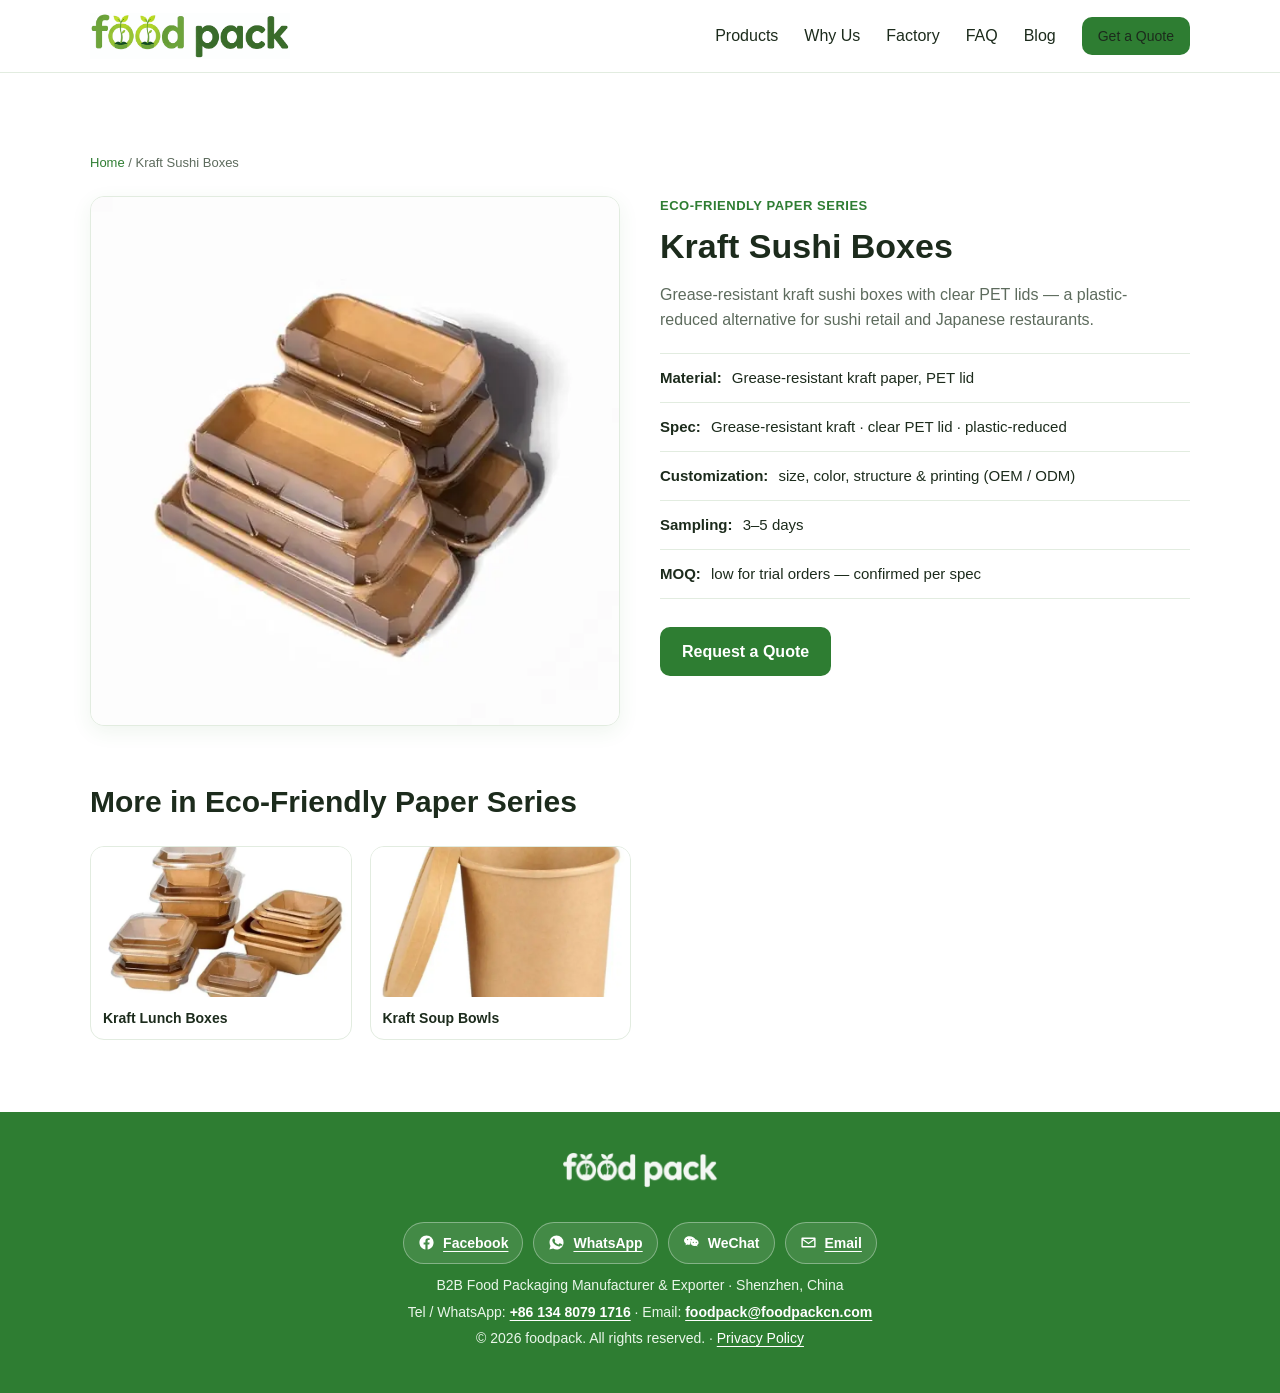
<file: products/kraft-sushi-boxes.html>
<!DOCTYPE html>
<html lang="en">
<head>
  <meta charset="UTF-8">
  <meta name="viewport" content="width=device-width, initial-scale=1.0">
  <title>Kraft Sushi Boxes — foodpack | Custom Food Packaging Manufacturer</title>
  <meta name="description" content="Grease-resistant kraft sushi boxes with clear PET lids — a plastic-reduced alternative for sushi retail and Japanese restaurants.">
  <link rel="canonical" href="https://foodpackcn.com/products/kraft-sushi-boxes.html">
  <meta property="og:type" content="product">
  <meta property="og:title" content="Kraft Sushi Boxes — foodpack">
  <meta property="og:description" content="Grease-resistant kraft sushi boxes with clear PET lids — a plastic-reduced alternative for sushi retail and Japanese restaurants.">
  <meta property="og:image" content="https://foodpackcn.com/assets/products/kraft-sushi-box.jpg">
  <meta property="og:url" content="https://foodpackcn.com/products/kraft-sushi-boxes.html">
  <meta name="twitter:card" content="summary_large_image">
  <meta name="twitter:title" content="Kraft Sushi Boxes — foodpack | Custom Food Packaging Manufacturer">
  <meta name="twitter:description" content="Grease-resistant kraft sushi boxes with clear PET lids — a plastic-reduced alternative for sushi retail and Japanese restaurants.">
  <meta name="twitter:image" content="https://foodpackcn.com/assets/products/kraft-sushi-box.jpg">
<link rel="icon" type="image/svg+xml" href="../assets/favicon.svg?v=3">
  <link rel="icon" type="image/png" sizes="32x32" href="../assets/icons/icon-32.png">
  <link rel="icon" type="image/png" sizes="16x16" href="../assets/icons/icon-16.png">
  <link rel="apple-touch-icon" sizes="180x180" href="../assets/icons/apple-touch-icon.png">
  <link rel="manifest" href="../site.webmanifest">
  <meta name="theme-color" content="#2E7D32">
  <link rel="stylesheet" href="../css/styles.css?v=5">
  <script type="application/ld+json">
{
  "@context": "https://schema.org",
  "@graph": [
    {
      "@type": "BreadcrumbList",
      "itemListElement": [
        {
          "@type": "ListItem",
          "position": 1,
          "name": "Home",
          "item": "https://foodpackcn.com/"
        },
        {
          "@type": "ListItem",
          "position": 2,
          "name": "Kraft Sushi Boxes",
          "item": "https://foodpackcn.com/products/kraft-sushi-boxes.html"
        }
      ]
    },
    {
      "@type": "Product",
      "@id": "https://foodpackcn.com/#kraft-sushi-boxes",
      "name": "Kraft Sushi Boxes",
      "description": "Grease-resistant kraft sushi boxes with clear PET lids — a plastic-reduced alternative for sushi retail and Japanese restaurants.",
      "sku": "FP-KSB",
      "material": "Grease-resistant kraft paper, PET lid",
      "image": "https://foodpackcn.com/assets/products/kraft-sushi-box.jpg",
      "url": "https://foodpackcn.com/products/kraft-sushi-boxes.html",
      "brand": {
        "@type": "Brand",
        "name": "foodpack"
      },
      "manufacturer": {
        "@type": "Organization",
        "name": "Shenzhen Food Pack Technology Co., Ltd."
      },
      "category": "Disposable food containers",
      "offers": {
        "@type": "Offer",
        "priceCurrency": "USD",
        "availability": "https://schema.org/InStock",
        "url": "https://foodpackcn.com/#contact",
        "seller": {
          "@id": "https://foodpackcn.com/#organization"
        }
      }
    }
  ]
}
  </script>
</head>
<body>
  <header class="site-header">
    <div class="container nav">
      <a class="brand" href="../index.html" tabindex="0" role="link">
        <img src="../assets/logo-wordmark-trim.png" alt="food pack" class="brand-logo">
      </a>
      <div class="nav-right">
        <nav class="nav-links" aria-label="Main">
          <a href="../index.html#products">Products</a>
          <a href="../index.html#why">Why Us</a>
          <a href="../index.html#about">Factory</a>
          <a href="../index.html#faq">FAQ</a>
          <a href="../blog/index.html">Blog</a>
          <a href="../index.html#contact" class="btn btn-small">Get a Quote</a>
        </nav>
      </div>
      <button class="nav-toggle" id="navToggle" aria-label="Menu">☰</button>
    </div>
  </header>

  <section class="section">
    <div class="container">
      <nav class="breadcrumb" aria-label="Breadcrumb">
        <a href="../index.html">Home</a> / <span>Kraft Sushi Boxes</span>
      </nav>
      <div class="product-detail">
        <div class="product-media">
          <picture><source srcset="../assets/products/kraft-sushi-box.webp" type="image/webp"><img src="../assets/products/kraft-sushi-box.jpg" alt="Grease-resistant kraft sushi box with clear PET lid" loading="eager"></picture>
        </div>
        <div class="product-info">
          <p class="eyebrow">Eco-Friendly Paper Series</p>
          <h1>Kraft Sushi Boxes</h1>
          <p class="lead">Grease-resistant kraft sushi boxes with clear PET lids — a plastic-reduced alternative for sushi retail and Japanese restaurants.</p>
          <ul class="spec-list">
            <li><strong>Material:</strong> Grease-resistant kraft paper, PET lid</li>
            <li><strong>Spec:</strong> Grease-resistant kraft · clear PET lid · plastic-reduced</li>
            <li><strong>Customization:</strong> size, color, structure &amp; printing (OEM / ODM)</li>
            <li><strong>Sampling:</strong> 3–5 days</li>
            <li><strong>MOQ:</strong> low for trial orders — confirmed per spec</li>
          </ul>
          <a href="../index.html#contact" class="btn">Request a Quote</a>
        </div>
      </div>

      <div class="product-related">
        <h2 class="section-title left">More in Eco-Friendly Paper Series</h2>
        <div class="related-grid">
          <a class="related-card" href="kraft-lunch-boxes.html">
            <picture><source srcset="../assets/products/kraft-lunch-box.webp" type="image/webp"><img src="../assets/products/kraft-lunch-box.jpg" alt="Grease-resistant kraft lunch box with clear lid" loading="lazy"></picture>
            <span>Kraft Lunch Boxes</span>
          </a>
          <a class="related-card" href="kraft-soup-bowls.html">
            <picture><source srcset="../assets/products/soup-bowl-kraft.webp" type="image/webp"><img src="../assets/products/soup-bowl-kraft.jpg" alt="Kraft paper soup bowl with lid for ramen and pho" loading="lazy"></picture>
            <span>Kraft Soup Bowls</span>
          </a>
        </div>
      </div>
    </div>
  </section>

  <footer class="site-footer">
    <div class="container footer-inner">
      <img src="../assets/logo-wordmark-alpha.png" alt="food pack" class="footer-logo">
      <div class="social-row footer-social" aria-label="Contact channels">
        <a class="social-item" href="https://www.facebook.com/" target="_blank" rel="noopener" aria-label="foodpack on Facebook" data-page-node-id="JQCvktv5yjYHr3LFCkEjkc">
                  <svg viewBox="0 0 24 24" fill="currentColor" aria-hidden="true" data-page-node-id="7Y7dPz4NhRWdY1X2nE1nRr"><path d="M22 12.06C22 6.5 17.52 2 12 2S2 6.5 2 12.06C2 17.08 5.66 21.24 10.44 22v-7.03H7.9v-2.91h2.54V9.85c0-2.52 1.49-3.91 3.77-3.91 1.1 0 2.24.2 2.24.2v2.46h-1.26c-1.24 0-1.63.78-1.63 1.57v1.89h2.78l-.45 2.91h-2.33V22C18.34 21.24 22 17.08 22 12.06z" data-page-node-id="blQDINDqtAzkWtBBm9mih2"/></svg>
                  <span data-page-node-id="bASEpATqeeX5pIgruDUrsC">Facebook</span>
                </a>
        <a class="social-item" href="https://wa.me/8613480171716" target="_blank" rel="noopener" aria-label="Chat on WhatsApp" data-page-node-id="Gp4S9cFcj1pixWikmpFw6e">
                  <svg viewBox="0 0 24 24" fill="currentColor" aria-hidden="true" data-page-node-id="OpDFIFCjmrXrk7CQADKF4W"><path d="M12.04 2C6.58 2 2.13 6.45 2.13 11.91c0 1.75.46 3.45 1.32 4.95L2 22l5.25-1.38a9.9 9.9 0 0 0 4.79 1.22h.01c5.46 0 9.91-4.45 9.91-9.91A9.86 9.86 0 0 0 12.04 2zm5.8 14.09c-.25.7-1.43 1.33-1.97 1.39-.54.06-1.05.25-3.53-.74-2.99-1.19-4.87-4.31-5.02-4.51-.15-.2-1.2-1.62-1.2-3.09 0-1.47.77-2.19 1.04-2.49.27-.3.59-.37.79-.37h.56c.18 0 .43-.07.67.51.25.62.84 2.12.91 2.28.07.16.12.34.02.54-.1.2-.17.32-.34.51-.17.19-.36.42-.16.78.2.36.87 1.44 1.87 2.33 1.29 1.15 2.37 1.51 2.72 1.69.35.18.55.15.76-.09.21-.24.91-1.06 1.16-1.42.25-.36.5-.3.84-.18.34.12 2.16 1.02 2.53 1.2.37.18.62.27.71.42.09.15.09.87-.16 1.57z" data-page-node-id="kFz2aIbdX6AbvzWQTym4CK"/></svg>
                  <span data-page-node-id="bSBmyKlWw94PEWvXnjGMC8">WhatsApp</span>
                </a>
        <button type="button" class="social-item wechat" aria-label="WeChat contact — show QR code" data-wechat-open data-page-node-id="7zVuDrIYCzwC3DCwM3io9b">
                  <svg viewBox="0 0 24 24" fill="currentColor" aria-hidden="true" data-page-node-id="RW4URGhSZVRqqaeJ5RY9ht"><path d="M9 3C4.86 3 1.5 5.8 1.5 9.1c0 1.87 1.06 3.53 2.72 4.63l-.7 2.2 2.5-1.28c.86.24 1.77.37 2.72.37.55 0 1.08-.05 1.58-.15a5.4 5.4 0 0 1-.24-1.6c0-3.2 3.05-5.8 6.8-5.8h.6C16.6 5.4 13 3 9 3zm-2.6 4a.9.9 0 1 1 0 1.8.9.9 0 0 1 0-1.8zm5.2 0a.9.9 0 1 1 0 1.8.9.9 0 0 1 0-1.8zM22 12.2c0-2.6-2.53-4.7-5.65-4.7s-5.65 2.1-5.65 4.7 2.53 4.7 5.65 4.7c.72 0 1.4-.1 2.04-.29l2.06 1.06-.57-1.79c1.42-.98 2.22-2.45 2.22-4.17zm-7.5-1.3a.85.85 0 1 1 0 1.7.85.85 0 0 1 0-1.7zm4.2 0a.85.85 0 1 1 0 1.7.85.85 0 0 1 0-1.7z" data-page-node-id="iFI5ByA1esPJpVwUFllk5y"/></svg>
                  <span data-page-node-id="hIwuFQCL6eAN4hl9uPPXVh">WeChat</span>
                </button>
        <a class="social-item" href="mailto:foodpack@foodpackcn.com" aria-label="Send us an email" data-page-node-id="170NRSrukrFR57rUHgFQeN">
                  <svg viewBox="0 0 24 24" fill="currentColor" aria-hidden="true" data-page-node-id="sf4q8qoGwFJ5Lj3EckWwrf"><path d="M3 5h18a1 1 0 0 1 1 1v12a1 1 0 0 1-1 1H3a1 1 0 0 1-1-1V6a1 1 0 0 1 1-1zm1.4 2L12 12.2 19.6 7H4.4zM4 8.9V17h16V8.9l-8 5.6-8-5.6z" data-page-node-id="101O3Bg6JhCKgRzDGAsJFg"/></svg>
                  <span data-page-node-id="MuZ0syTOhAUBWmp0siB3DF">Email</span>
                </a>
      </div>
      <p>B2B Food Packaging Manufacturer &amp; Exporter · Shenzhen, China</p>
      <p class="footer-contact">Tel / WhatsApp: <a href="https://wa.me/8613480171716">+86 134 8079 1716</a> · Email: <a href="mailto:foodpack@foodpackcn.com">foodpack@foodpackcn.com</a></p>
      <p class="copyright">© <span id="year"></span> foodpack. All rights reserved. · <a href="../privacy.html">Privacy Policy</a></p>
    </div>

  <div class="wechat-modal" id="wechatModal" role="dialog" aria-modal="true" aria-label="WeChat contact" hidden data-page-node-id="WeChatModalNode">
<div class="wechat-modal-backdrop" data-wechat-close></div>
<div class="wechat-modal-card">
<button type="button" class="wechat-modal-x" aria-label="Close" data-wechat-close>&times;</button>
<h3>Chat on WeChat</h3>
<img src="../assets/wechat-qr.png" alt="WeChat QR code — scan to add foodpack" width="260" height="260">
<p class="wechat-modal-hint">Scan with WeChat to add us, or search by ID</p>
<div class="wechat-id-row">
<code id="wechatId">wxid_8398574091012</code>
<button type="button" id="wechatCopy" aria-label="Copy WeChat ID">Copy</button>
</div>
</div>
</div>
  </footer>

  <script src="../js/main.js"></script>
</body>
</html>
</file>
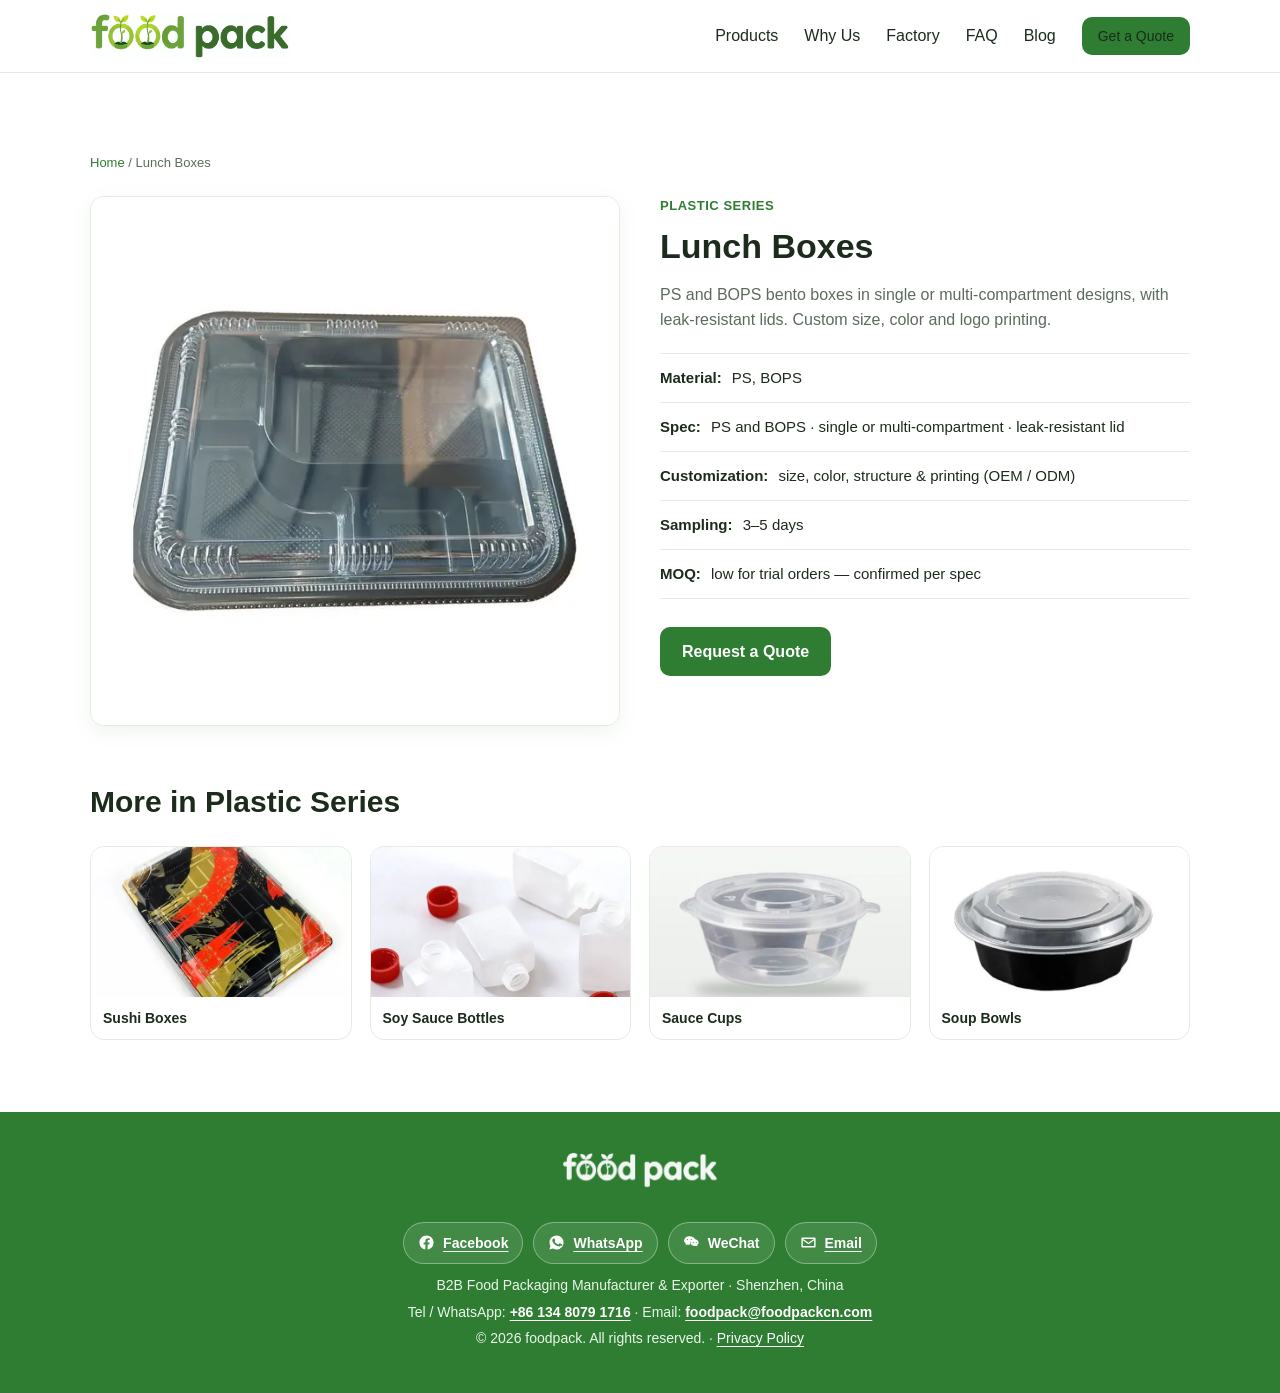
<file: products/lunch-boxes.html>
<!DOCTYPE html>
<html lang="en">
<head>
  <meta charset="UTF-8">
  <meta name="viewport" content="width=device-width, initial-scale=1.0">
  <title>Lunch Boxes — foodpack | Custom Food Packaging Manufacturer</title>
  <meta name="description" content="PS and BOPS bento boxes in single or multi-compartment designs, with leak-resistant lids. Custom size, color and logo printing.">
  <link rel="canonical" href="https://foodpackcn.com/products/lunch-boxes.html">
  <meta property="og:type" content="product">
  <meta property="og:title" content="Lunch Boxes — foodpack">
  <meta property="og:description" content="PS and BOPS bento boxes in single or multi-compartment designs, with leak-resistant lids. Custom size, color and logo printing.">
  <meta property="og:image" content="https://foodpackcn.com/assets/products/lunch-box.jpg">
  <meta property="og:url" content="https://foodpackcn.com/products/lunch-boxes.html">
  <meta name="twitter:card" content="summary_large_image">
  <meta name="twitter:title" content="Lunch Boxes — foodpack | Custom Food Packaging Manufacturer">
  <meta name="twitter:description" content="PS and BOPS bento boxes in single or multi-compartment designs, with leak-resistant lids. Custom size, color and logo printing.">
  <meta name="twitter:image" content="https://foodpackcn.com/assets/products/lunch-box.jpg">
<link rel="icon" type="image/svg+xml" href="../assets/favicon.svg?v=3">
  <link rel="icon" type="image/png" sizes="32x32" href="../assets/icons/icon-32.png">
  <link rel="icon" type="image/png" sizes="16x16" href="../assets/icons/icon-16.png">
  <link rel="apple-touch-icon" sizes="180x180" href="../assets/icons/apple-touch-icon.png">
  <link rel="manifest" href="../site.webmanifest">
  <meta name="theme-color" content="#2E7D32">
  <link rel="stylesheet" href="../css/styles.css?v=5">
  <script type="application/ld+json">
{
  "@context": "https://schema.org",
  "@graph": [
    {
      "@type": "BreadcrumbList",
      "itemListElement": [
        {
          "@type": "ListItem",
          "position": 1,
          "name": "Home",
          "item": "https://foodpackcn.com/"
        },
        {
          "@type": "ListItem",
          "position": 2,
          "name": "Lunch Boxes",
          "item": "https://foodpackcn.com/products/lunch-boxes.html"
        }
      ]
    },
    {
      "@type": "Product",
      "@id": "https://foodpackcn.com/#lunch-boxes",
      "name": "Lunch Boxes",
      "description": "PS and BOPS bento boxes in single or multi-compartment designs, with leak-resistant lids. Custom size, color and logo printing.",
      "sku": "FP-LBX",
      "material": "PS, BOPS",
      "image": "https://foodpackcn.com/assets/products/lunch-box.jpg",
      "url": "https://foodpackcn.com/products/lunch-boxes.html",
      "brand": {
        "@type": "Brand",
        "name": "foodpack"
      },
      "manufacturer": {
        "@type": "Organization",
        "name": "Shenzhen Food Pack Technology Co., Ltd."
      },
      "category": "Disposable food containers",
      "offers": {
        "@type": "Offer",
        "priceCurrency": "USD",
        "availability": "https://schema.org/InStock",
        "url": "https://foodpackcn.com/#contact",
        "seller": {
          "@id": "https://foodpackcn.com/#organization"
        }
      }
    }
  ]
}
  </script>
</head>
<body>
  <header class="site-header">
    <div class="container nav">
      <a class="brand" href="../index.html" tabindex="0" role="link">
        <img src="../assets/logo-wordmark-trim.png" alt="food pack" class="brand-logo">
      </a>
      <div class="nav-right">
        <nav class="nav-links" aria-label="Main">
          <a href="../index.html#products">Products</a>
          <a href="../index.html#why">Why Us</a>
          <a href="../index.html#about">Factory</a>
          <a href="../index.html#faq">FAQ</a>
          <a href="../blog/index.html">Blog</a>
          <a href="../index.html#contact" class="btn btn-small">Get a Quote</a>
        </nav>
      </div>
      <button class="nav-toggle" id="navToggle" aria-label="Menu">☰</button>
    </div>
  </header>

  <section class="section">
    <div class="container">
      <nav class="breadcrumb" aria-label="Breadcrumb">
        <a href="../index.html">Home</a> / <span>Lunch Boxes</span>
      </nav>
      <div class="product-detail">
        <div class="product-media">
          <picture><source srcset="../assets/products/lunch-box.webp" type="image/webp"><img src="../assets/products/lunch-box.jpg" alt="Plastic bento lunch box with multiple compartments" loading="eager"></picture>
        </div>
        <div class="product-info">
          <p class="eyebrow">Plastic Series</p>
          <h1>Lunch Boxes</h1>
          <p class="lead">PS and BOPS bento boxes in single or multi-compartment designs, with leak-resistant lids. Custom size, color and logo printing.</p>
          <ul class="spec-list">
            <li><strong>Material:</strong> PS, BOPS</li>
            <li><strong>Spec:</strong> PS and BOPS · single or multi-compartment · leak-resistant lid</li>
            <li><strong>Customization:</strong> size, color, structure &amp; printing (OEM / ODM)</li>
            <li><strong>Sampling:</strong> 3–5 days</li>
            <li><strong>MOQ:</strong> low for trial orders — confirmed per spec</li>
          </ul>
          <a href="../index.html#contact" class="btn">Request a Quote</a>
        </div>
      </div>

      <div class="product-related">
        <h2 class="section-title left">More in Plastic Series</h2>
        <div class="related-grid">
          <a class="related-card" href="sushi-boxes.html">
            <picture><source srcset="../assets/products/sushi-box.webp" type="image/webp"><img src="../assets/products/sushi-box.jpg" alt="Sushi box with clear OPS lid, custom printed logo" loading="lazy"></picture>
            <span>Sushi Boxes</span>
          </a>
          <a class="related-card" href="soy-sauce-bottles.html">
            <picture><source srcset="../assets/products/soy-sauce-bottle.webp" type="image/webp"><img src="../assets/products/soy-sauce-bottle.jpg" alt="PE soy sauce bottle, 15 ml and 30 ml, white bottle with red, green or black cap" loading="lazy"></picture>
            <span>Soy Sauce Bottles</span>
          </a>
          <a class="related-card" href="sauce-cups.html">
            <picture><source srcset="../assets/products/sauce-cup.webp" type="image/webp"><img src="../assets/products/sauce-cup.jpg" alt="Disposable sauce cup with lid attached, 20 ml, clear PP" loading="lazy"></picture>
            <span>Sauce Cups</span>
          </a>
          <a class="related-card" href="soup-bowls.html">
            <picture><source srcset="../assets/products/soup-bowl.webp" type="image/webp"><img src="../assets/products/soup-bowl.jpg" alt="PS soup bowl with clear OPS lid for hot food takeaway" loading="lazy"></picture>
            <span>Soup Bowls</span>
          </a>
        </div>
      </div>
    </div>
  </section>

  <footer class="site-footer">
    <div class="container footer-inner">
      <img src="../assets/logo-wordmark-alpha.png" alt="food pack" class="footer-logo">
      <div class="social-row footer-social" aria-label="Contact channels">
        <a class="social-item" href="https://www.facebook.com/" target="_blank" rel="noopener" aria-label="foodpack on Facebook" data-page-node-id="JQCvktv5yjYHr3LFCkEjkc">
                  <svg viewBox="0 0 24 24" fill="currentColor" aria-hidden="true" data-page-node-id="7Y7dPz4NhRWdY1X2nE1nRr"><path d="M22 12.06C22 6.5 17.52 2 12 2S2 6.5 2 12.06C2 17.08 5.66 21.24 10.44 22v-7.03H7.9v-2.91h2.54V9.85c0-2.52 1.49-3.91 3.77-3.91 1.1 0 2.24.2 2.24.2v2.46h-1.26c-1.24 0-1.63.78-1.63 1.57v1.89h2.78l-.45 2.91h-2.33V22C18.34 21.24 22 17.08 22 12.06z" data-page-node-id="blQDINDqtAzkWtBBm9mih2"/></svg>
                  <span data-page-node-id="bASEpATqeeX5pIgruDUrsC">Facebook</span>
                </a>
        <a class="social-item" href="https://wa.me/8613480171716" target="_blank" rel="noopener" aria-label="Chat on WhatsApp" data-page-node-id="Gp4S9cFcj1pixWikmpFw6e">
                  <svg viewBox="0 0 24 24" fill="currentColor" aria-hidden="true" data-page-node-id="OpDFIFCjmrXrk7CQADKF4W"><path d="M12.04 2C6.58 2 2.13 6.45 2.13 11.91c0 1.75.46 3.45 1.32 4.95L2 22l5.25-1.38a9.9 9.9 0 0 0 4.79 1.22h.01c5.46 0 9.91-4.45 9.91-9.91A9.86 9.86 0 0 0 12.04 2zm5.8 14.09c-.25.7-1.43 1.33-1.97 1.39-.54.06-1.05.25-3.53-.74-2.99-1.19-4.87-4.31-5.02-4.51-.15-.2-1.2-1.62-1.2-3.09 0-1.47.77-2.19 1.04-2.49.27-.3.59-.37.79-.37h.56c.18 0 .43-.07.67.51.25.62.84 2.12.91 2.28.07.16.12.34.02.54-.1.2-.17.32-.34.51-.17.19-.36.42-.16.78.2.36.87 1.44 1.87 2.33 1.29 1.15 2.37 1.51 2.72 1.69.35.18.55.15.76-.09.21-.24.91-1.06 1.16-1.42.25-.36.5-.3.84-.18.34.12 2.16 1.02 2.53 1.2.37.18.62.27.71.42.09.15.09.87-.16 1.57z" data-page-node-id="kFz2aIbdX6AbvzWQTym4CK"/></svg>
                  <span data-page-node-id="bSBmyKlWw94PEWvXnjGMC8">WhatsApp</span>
                </a>
        <button type="button" class="social-item wechat" aria-label="WeChat contact — show QR code" data-wechat-open data-page-node-id="7zVuDrIYCzwC3DCwM3io9b">
                  <svg viewBox="0 0 24 24" fill="currentColor" aria-hidden="true" data-page-node-id="RW4URGhSZVRqqaeJ5RY9ht"><path d="M9 3C4.86 3 1.5 5.8 1.5 9.1c0 1.87 1.06 3.53 2.72 4.63l-.7 2.2 2.5-1.28c.86.24 1.77.37 2.72.37.55 0 1.08-.05 1.58-.15a5.4 5.4 0 0 1-.24-1.6c0-3.2 3.05-5.8 6.8-5.8h.6C16.6 5.4 13 3 9 3zm-2.6 4a.9.9 0 1 1 0 1.8.9.9 0 0 1 0-1.8zm5.2 0a.9.9 0 1 1 0 1.8.9.9 0 0 1 0-1.8zM22 12.2c0-2.6-2.53-4.7-5.65-4.7s-5.65 2.1-5.65 4.7 2.53 4.7 5.65 4.7c.72 0 1.4-.1 2.04-.29l2.06 1.06-.57-1.79c1.42-.98 2.22-2.45 2.22-4.17zm-7.5-1.3a.85.85 0 1 1 0 1.7.85.85 0 0 1 0-1.7zm4.2 0a.85.85 0 1 1 0 1.7.85.85 0 0 1 0-1.7z" data-page-node-id="iFI5ByA1esPJpVwUFllk5y"/></svg>
                  <span data-page-node-id="hIwuFQCL6eAN4hl9uPPXVh">WeChat</span>
                </button>
        <a class="social-item" href="mailto:foodpack@foodpackcn.com" aria-label="Send us an email" data-page-node-id="170NRSrukrFR57rUHgFQeN">
                  <svg viewBox="0 0 24 24" fill="currentColor" aria-hidden="true" data-page-node-id="sf4q8qoGwFJ5Lj3EckWwrf"><path d="M3 5h18a1 1 0 0 1 1 1v12a1 1 0 0 1-1 1H3a1 1 0 0 1-1-1V6a1 1 0 0 1 1-1zm1.4 2L12 12.2 19.6 7H4.4zM4 8.9V17h16V8.9l-8 5.6-8-5.6z" data-page-node-id="101O3Bg6JhCKgRzDGAsJFg"/></svg>
                  <span data-page-node-id="MuZ0syTOhAUBWmp0siB3DF">Email</span>
                </a>
      </div>
      <p>B2B Food Packaging Manufacturer &amp; Exporter · Shenzhen, China</p>
      <p class="footer-contact">Tel / WhatsApp: <a href="https://wa.me/8613480171716">+86 134 8079 1716</a> · Email: <a href="mailto:foodpack@foodpackcn.com">foodpack@foodpackcn.com</a></p>
      <p class="copyright">© <span id="year"></span> foodpack. All rights reserved. · <a href="../privacy.html">Privacy Policy</a></p>
    </div>

  <div class="wechat-modal" id="wechatModal" role="dialog" aria-modal="true" aria-label="WeChat contact" hidden data-page-node-id="WeChatModalNode">
<div class="wechat-modal-backdrop" data-wechat-close></div>
<div class="wechat-modal-card">
<button type="button" class="wechat-modal-x" aria-label="Close" data-wechat-close>&times;</button>
<h3>Chat on WeChat</h3>
<img src="../assets/wechat-qr.png" alt="WeChat QR code — scan to add foodpack" width="260" height="260">
<p class="wechat-modal-hint">Scan with WeChat to add us, or search by ID</p>
<div class="wechat-id-row">
<code id="wechatId">wxid_8398574091012</code>
<button type="button" id="wechatCopy" aria-label="Copy WeChat ID">Copy</button>
</div>
</div>
</div>
  </footer>

  <script src="../js/main.js"></script>
</body>
</html>
</file>
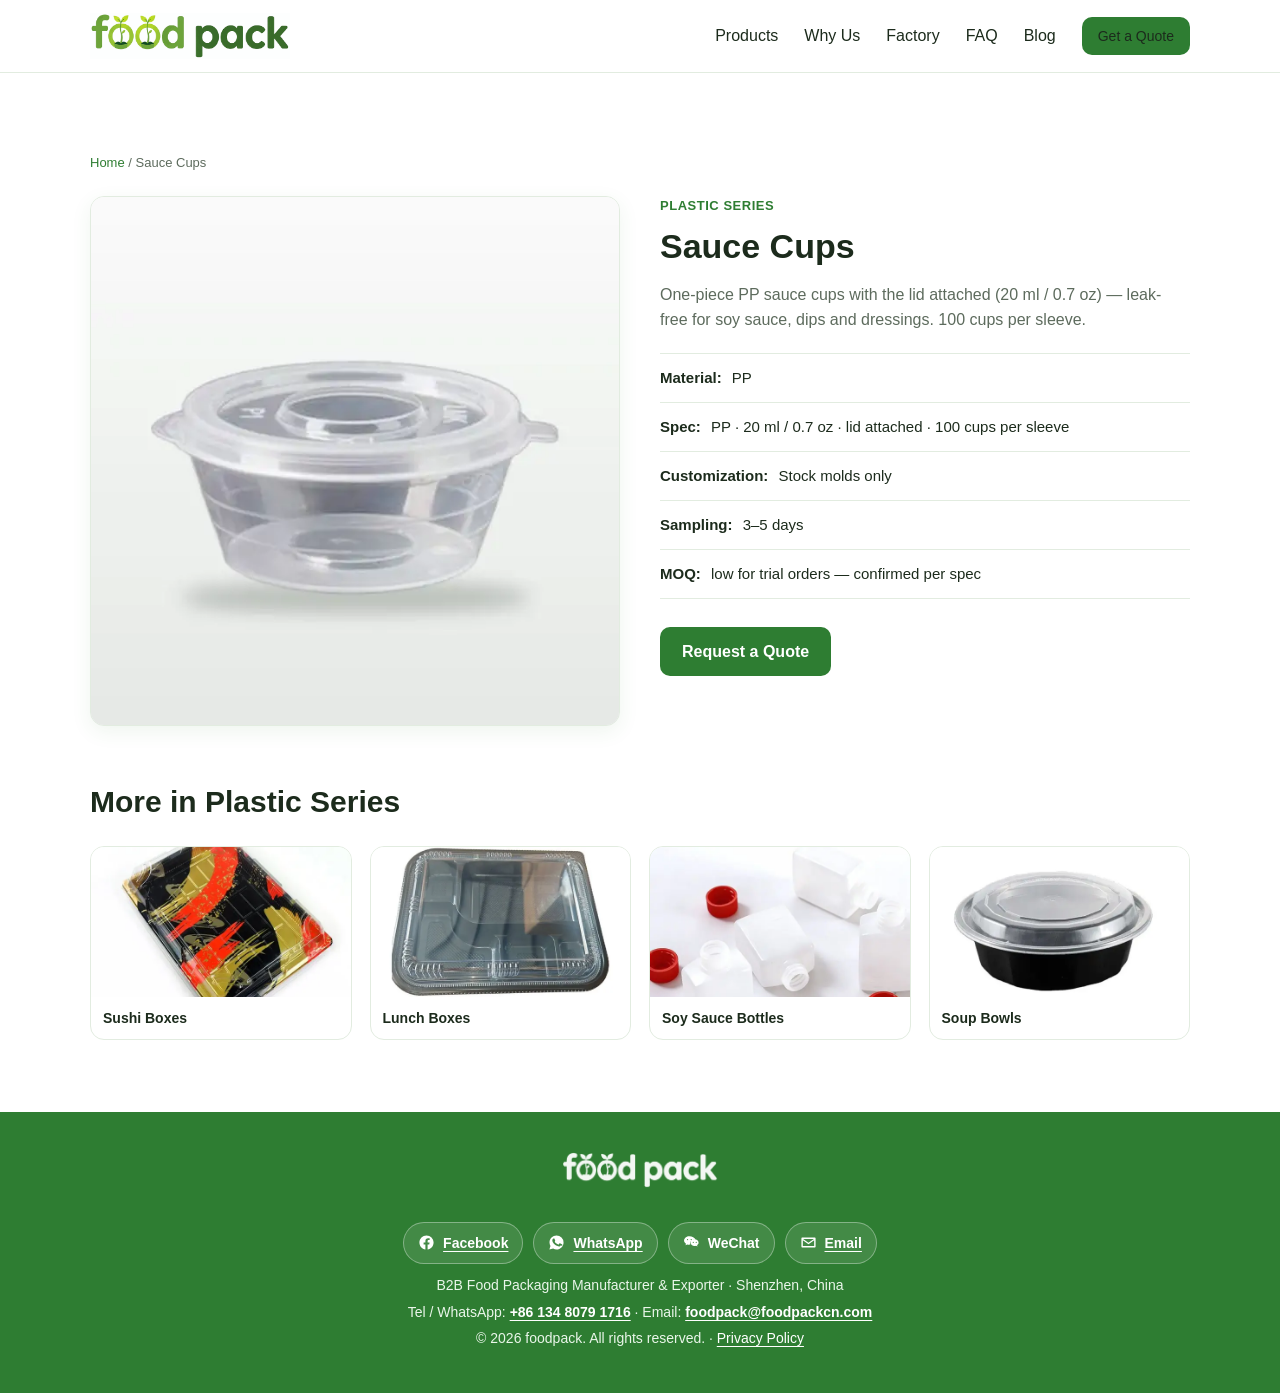
<file: products/sauce-cups.html>
<!DOCTYPE html>
<html lang="en">
<head>
  <meta charset="UTF-8">
  <meta name="viewport" content="width=device-width, initial-scale=1.0">
  <title>Sauce Cups — foodpack | Custom Food Packaging Manufacturer</title>
  <meta name="description" content="One-piece PP sauce cups with the lid attached (20 ml / 0.7 oz) — leak-free for soy sauce, dips and dressings. 100 cups per sleeve.">
  <link rel="canonical" href="https://foodpackcn.com/products/sauce-cups.html">
  <meta property="og:type" content="product">
  <meta property="og:title" content="Sauce Cups — foodpack">
  <meta property="og:description" content="One-piece PP sauce cups with the lid attached (20 ml / 0.7 oz) — leak-free for soy sauce, dips and dressings. 100 cups per sleeve.">
  <meta property="og:image" content="https://foodpackcn.com/assets/products/sauce-cup.jpg">
  <meta property="og:url" content="https://foodpackcn.com/products/sauce-cups.html">
  <meta name="twitter:card" content="summary_large_image">
  <meta name="twitter:title" content="Sauce Cups — foodpack | Custom Food Packaging Manufacturer">
  <meta name="twitter:description" content="One-piece PP sauce cups with the lid attached (20 ml / 0.7 oz) — leak-free for soy sauce, dips and dressings. 100 cups per sleeve.">
  <meta name="twitter:image" content="https://foodpackcn.com/assets/products/sauce-cup.jpg">
<link rel="icon" type="image/svg+xml" href="../assets/favicon.svg?v=3">
  <link rel="icon" type="image/png" sizes="32x32" href="../assets/icons/icon-32.png">
  <link rel="icon" type="image/png" sizes="16x16" href="../assets/icons/icon-16.png">
  <link rel="apple-touch-icon" sizes="180x180" href="../assets/icons/apple-touch-icon.png">
  <link rel="manifest" href="../site.webmanifest">
  <meta name="theme-color" content="#2E7D32">
  <link rel="stylesheet" href="../css/styles.css?v=5">
  <script type="application/ld+json">
{
  "@context": "https://schema.org",
  "@graph": [
    {
      "@type": "BreadcrumbList",
      "itemListElement": [
        {
          "@type": "ListItem",
          "position": 1,
          "name": "Home",
          "item": "https://foodpackcn.com/"
        },
        {
          "@type": "ListItem",
          "position": 2,
          "name": "Sauce Cups",
          "item": "https://foodpackcn.com/products/sauce-cups.html"
        }
      ]
    },
    {
      "@type": "Product",
      "@id": "https://foodpackcn.com/#sauce-cups",
      "name": "Sauce Cups",
      "description": "One-piece PP sauce cups with the lid attached (20 ml / 0.7 oz) — leak-free for soy sauce, dips and dressings. 100 cups per sleeve.",
      "sku": "FP-SCU",
      "material": "PP",
      "image": "https://foodpackcn.com/assets/products/sauce-cup.jpg",
      "url": "https://foodpackcn.com/products/sauce-cups.html",
      "brand": {
        "@type": "Brand",
        "name": "foodpack"
      },
      "manufacturer": {
        "@type": "Organization",
        "name": "Shenzhen Food Pack Technology Co., Ltd."
      },
      "category": "Sauce and condiment packaging",
      "offers": {
        "@type": "Offer",
        "priceCurrency": "USD",
        "availability": "https://schema.org/InStock",
        "url": "https://foodpackcn.com/#contact",
        "seller": {
          "@id": "https://foodpackcn.com/#organization"
        }
      }
    }
  ]
}
  </script>
</head>
<body>
  <header class="site-header">
    <div class="container nav">
      <a class="brand" href="../index.html" tabindex="0" role="link">
        <img src="../assets/logo-wordmark-trim.png" alt="food pack" class="brand-logo">
      </a>
      <div class="nav-right">
        <nav class="nav-links" aria-label="Main">
          <a href="../index.html#products">Products</a>
          <a href="../index.html#why">Why Us</a>
          <a href="../index.html#about">Factory</a>
          <a href="../index.html#faq">FAQ</a>
          <a href="../blog/index.html">Blog</a>
          <a href="../index.html#contact" class="btn btn-small">Get a Quote</a>
        </nav>
      </div>
      <button class="nav-toggle" id="navToggle" aria-label="Menu">☰</button>
    </div>
  </header>

  <section class="section">
    <div class="container">
      <nav class="breadcrumb" aria-label="Breadcrumb">
        <a href="../index.html">Home</a> / <span>Sauce Cups</span>
      </nav>
      <div class="product-detail">
        <div class="product-media">
          <picture><source srcset="../assets/products/sauce-cup.webp" type="image/webp"><img src="../assets/products/sauce-cup.jpg" alt="Disposable sauce cup with lid attached, 20 ml, clear PP" loading="eager"></picture>
        </div>
        <div class="product-info">
          <p class="eyebrow">Plastic Series</p>
          <h1>Sauce Cups</h1>
          <p class="lead">One-piece PP sauce cups with the lid attached (20 ml / 0.7 oz) — leak-free for soy sauce, dips and dressings. 100 cups per sleeve.</p>
          <ul class="spec-list">
            <li><strong>Material:</strong> PP</li>
            <li><strong>Spec:</strong> PP · 20 ml / 0.7 oz · lid attached · 100 cups per sleeve</li>
            <li><strong>Customization:</strong> Stock molds only</li>
            <li><strong>Sampling:</strong> 3–5 days</li>
            <li><strong>MOQ:</strong> low for trial orders — confirmed per spec</li>
          </ul>
          <a href="../index.html#contact" class="btn">Request a Quote</a>
        </div>
      </div>

      <div class="product-related">
        <h2 class="section-title left">More in Plastic Series</h2>
        <div class="related-grid">
          <a class="related-card" href="sushi-boxes.html">
            <picture><source srcset="../assets/products/sushi-box.webp" type="image/webp"><img src="../assets/products/sushi-box.jpg" alt="Sushi box with clear OPS lid, custom printed logo" loading="lazy"></picture>
            <span>Sushi Boxes</span>
          </a>
          <a class="related-card" href="lunch-boxes.html">
            <picture><source srcset="../assets/products/lunch-box.webp" type="image/webp"><img src="../assets/products/lunch-box.jpg" alt="Plastic bento lunch box with multiple compartments" loading="lazy"></picture>
            <span>Lunch Boxes</span>
          </a>
          <a class="related-card" href="soy-sauce-bottles.html">
            <picture><source srcset="../assets/products/soy-sauce-bottle.webp" type="image/webp"><img src="../assets/products/soy-sauce-bottle.jpg" alt="PE soy sauce bottle, 15 ml and 30 ml, white bottle with red, green or black cap" loading="lazy"></picture>
            <span>Soy Sauce Bottles</span>
          </a>
          <a class="related-card" href="soup-bowls.html">
            <picture><source srcset="../assets/products/soup-bowl.webp" type="image/webp"><img src="../assets/products/soup-bowl.jpg" alt="PS soup bowl with clear OPS lid for hot food takeaway" loading="lazy"></picture>
            <span>Soup Bowls</span>
          </a>
        </div>
      </div>
    </div>
  </section>

  <footer class="site-footer">
    <div class="container footer-inner">
      <img src="../assets/logo-wordmark-alpha.png" alt="food pack" class="footer-logo">
      <div class="social-row footer-social" aria-label="Contact channels">
        <a class="social-item" href="https://www.facebook.com/" target="_blank" rel="noopener" aria-label="foodpack on Facebook" data-page-node-id="JQCvktv5yjYHr3LFCkEjkc">
                  <svg viewBox="0 0 24 24" fill="currentColor" aria-hidden="true" data-page-node-id="7Y7dPz4NhRWdY1X2nE1nRr"><path d="M22 12.06C22 6.5 17.52 2 12 2S2 6.5 2 12.06C2 17.08 5.66 21.24 10.44 22v-7.03H7.9v-2.91h2.54V9.85c0-2.52 1.49-3.91 3.77-3.91 1.1 0 2.24.2 2.24.2v2.46h-1.26c-1.24 0-1.63.78-1.63 1.57v1.89h2.78l-.45 2.91h-2.33V22C18.34 21.24 22 17.08 22 12.06z" data-page-node-id="blQDINDqtAzkWtBBm9mih2"/></svg>
                  <span data-page-node-id="bASEpATqeeX5pIgruDUrsC">Facebook</span>
                </a>
        <a class="social-item" href="https://wa.me/8613480171716" target="_blank" rel="noopener" aria-label="Chat on WhatsApp" data-page-node-id="Gp4S9cFcj1pixWikmpFw6e">
                  <svg viewBox="0 0 24 24" fill="currentColor" aria-hidden="true" data-page-node-id="OpDFIFCjmrXrk7CQADKF4W"><path d="M12.04 2C6.58 2 2.13 6.45 2.13 11.91c0 1.75.46 3.45 1.32 4.95L2 22l5.25-1.38a9.9 9.9 0 0 0 4.79 1.22h.01c5.46 0 9.91-4.45 9.91-9.91A9.86 9.86 0 0 0 12.04 2zm5.8 14.09c-.25.7-1.43 1.33-1.97 1.39-.54.06-1.05.25-3.53-.74-2.99-1.19-4.87-4.31-5.02-4.51-.15-.2-1.2-1.62-1.2-3.09 0-1.47.77-2.19 1.04-2.49.27-.3.59-.37.79-.37h.56c.18 0 .43-.07.67.51.25.62.84 2.12.91 2.28.07.16.12.34.02.54-.1.2-.17.32-.34.51-.17.19-.36.42-.16.78.2.36.87 1.44 1.87 2.33 1.29 1.15 2.37 1.51 2.72 1.69.35.18.55.15.76-.09.21-.24.91-1.06 1.16-1.42.25-.36.5-.3.84-.18.34.12 2.16 1.02 2.53 1.2.37.18.62.27.71.42.09.15.09.87-.16 1.57z" data-page-node-id="kFz2aIbdX6AbvzWQTym4CK"/></svg>
                  <span data-page-node-id="bSBmyKlWw94PEWvXnjGMC8">WhatsApp</span>
                </a>
        <button type="button" class="social-item wechat" aria-label="WeChat contact — show QR code" data-wechat-open data-page-node-id="7zVuDrIYCzwC3DCwM3io9b">
                  <svg viewBox="0 0 24 24" fill="currentColor" aria-hidden="true" data-page-node-id="RW4URGhSZVRqqaeJ5RY9ht"><path d="M9 3C4.86 3 1.5 5.8 1.5 9.1c0 1.87 1.06 3.53 2.72 4.63l-.7 2.2 2.5-1.28c.86.24 1.77.37 2.72.37.55 0 1.08-.05 1.58-.15a5.4 5.4 0 0 1-.24-1.6c0-3.2 3.05-5.8 6.8-5.8h.6C16.6 5.4 13 3 9 3zm-2.6 4a.9.9 0 1 1 0 1.8.9.9 0 0 1 0-1.8zm5.2 0a.9.9 0 1 1 0 1.8.9.9 0 0 1 0-1.8zM22 12.2c0-2.6-2.53-4.7-5.65-4.7s-5.65 2.1-5.65 4.7 2.53 4.7 5.65 4.7c.72 0 1.4-.1 2.04-.29l2.06 1.06-.57-1.79c1.42-.98 2.22-2.45 2.22-4.17zm-7.5-1.3a.85.85 0 1 1 0 1.7.85.85 0 0 1 0-1.7zm4.2 0a.85.85 0 1 1 0 1.7.85.85 0 0 1 0-1.7z" data-page-node-id="iFI5ByA1esPJpVwUFllk5y"/></svg>
                  <span data-page-node-id="hIwuFQCL6eAN4hl9uPPXVh">WeChat</span>
                </button>
        <a class="social-item" href="mailto:foodpack@foodpackcn.com" aria-label="Send us an email" data-page-node-id="170NRSrukrFR57rUHgFQeN">
                  <svg viewBox="0 0 24 24" fill="currentColor" aria-hidden="true" data-page-node-id="sf4q8qoGwFJ5Lj3EckWwrf"><path d="M3 5h18a1 1 0 0 1 1 1v12a1 1 0 0 1-1 1H3a1 1 0 0 1-1-1V6a1 1 0 0 1 1-1zm1.4 2L12 12.2 19.6 7H4.4zM4 8.9V17h16V8.9l-8 5.6-8-5.6z" data-page-node-id="101O3Bg6JhCKgRzDGAsJFg"/></svg>
                  <span data-page-node-id="MuZ0syTOhAUBWmp0siB3DF">Email</span>
                </a>
      </div>
      <p>B2B Food Packaging Manufacturer &amp; Exporter · Shenzhen, China</p>
      <p class="footer-contact">Tel / WhatsApp: <a href="https://wa.me/8613480171716">+86 134 8079 1716</a> · Email: <a href="mailto:foodpack@foodpackcn.com">foodpack@foodpackcn.com</a></p>
      <p class="copyright">© <span id="year"></span> foodpack. All rights reserved. · <a href="../privacy.html">Privacy Policy</a></p>
    </div>

  <div class="wechat-modal" id="wechatModal" role="dialog" aria-modal="true" aria-label="WeChat contact" hidden data-page-node-id="WeChatModalNode">
<div class="wechat-modal-backdrop" data-wechat-close></div>
<div class="wechat-modal-card">
<button type="button" class="wechat-modal-x" aria-label="Close" data-wechat-close>&times;</button>
<h3>Chat on WeChat</h3>
<img src="../assets/wechat-qr.png" alt="WeChat QR code — scan to add foodpack" width="260" height="260">
<p class="wechat-modal-hint">Scan with WeChat to add us, or search by ID</p>
<div class="wechat-id-row">
<code id="wechatId">wxid_8398574091012</code>
<button type="button" id="wechatCopy" aria-label="Copy WeChat ID">Copy</button>
</div>
</div>
</div>
  </footer>

  <script src="../js/main.js"></script>
</body>
</html>
</file>
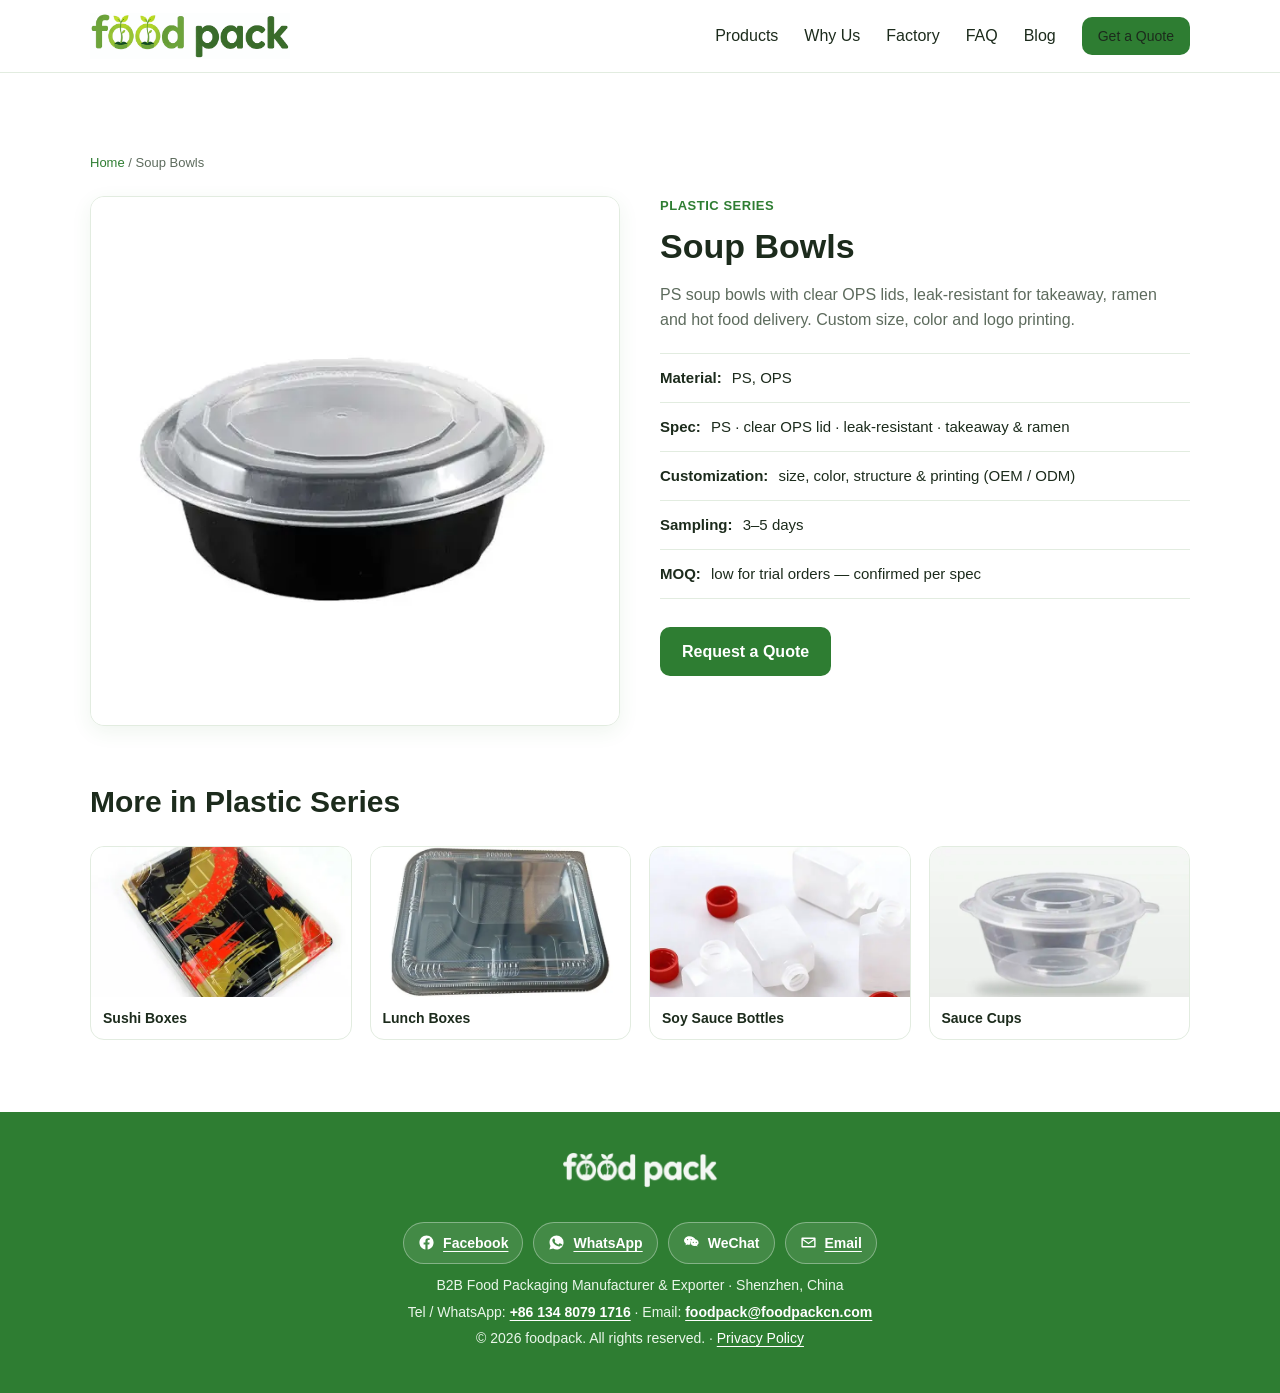
<file: products/soup-bowls.html>
<!DOCTYPE html>
<html lang="en">
<head>
  <meta charset="UTF-8">
  <meta name="viewport" content="width=device-width, initial-scale=1.0">
  <title>Soup Bowls — foodpack | Custom Food Packaging Manufacturer</title>
  <meta name="description" content="PS soup bowls with clear OPS lids, leak-resistant for takeaway, ramen and hot food delivery. Custom size, color and logo printing.">
  <link rel="canonical" href="https://foodpackcn.com/products/soup-bowls.html">
  <meta property="og:type" content="product">
  <meta property="og:title" content="Soup Bowls — foodpack">
  <meta property="og:description" content="PS soup bowls with clear OPS lids, leak-resistant for takeaway, ramen and hot food delivery. Custom size, color and logo printing.">
  <meta property="og:image" content="https://foodpackcn.com/assets/products/soup-bowl.jpg">
  <meta property="og:url" content="https://foodpackcn.com/products/soup-bowls.html">
  <meta name="twitter:card" content="summary_large_image">
  <meta name="twitter:title" content="Soup Bowls — foodpack | Custom Food Packaging Manufacturer">
  <meta name="twitter:description" content="PS soup bowls with clear OPS lids, leak-resistant for takeaway, ramen and hot food delivery. Custom size, color and logo printing.">
  <meta name="twitter:image" content="https://foodpackcn.com/assets/products/soup-bowl.jpg">
<link rel="icon" type="image/svg+xml" href="../assets/favicon.svg?v=3">
  <link rel="icon" type="image/png" sizes="32x32" href="../assets/icons/icon-32.png">
  <link rel="icon" type="image/png" sizes="16x16" href="../assets/icons/icon-16.png">
  <link rel="apple-touch-icon" sizes="180x180" href="../assets/icons/apple-touch-icon.png">
  <link rel="manifest" href="../site.webmanifest">
  <meta name="theme-color" content="#2E7D32">
  <link rel="stylesheet" href="../css/styles.css?v=5">
  <script type="application/ld+json">
{
  "@context": "https://schema.org",
  "@graph": [
    {
      "@type": "BreadcrumbList",
      "itemListElement": [
        {
          "@type": "ListItem",
          "position": 1,
          "name": "Home",
          "item": "https://foodpackcn.com/"
        },
        {
          "@type": "ListItem",
          "position": 2,
          "name": "Soup Bowls",
          "item": "https://foodpackcn.com/products/soup-bowls.html"
        }
      ]
    },
    {
      "@type": "Product",
      "@id": "https://foodpackcn.com/#soup-bowls",
      "name": "Soup Bowls",
      "description": "PS soup bowls with clear OPS lids, leak-resistant for takeaway, ramen and hot food delivery. Custom size, color and logo printing.",
      "sku": "FP-SBW",
      "material": "PS, OPS",
      "image": "https://foodpackcn.com/assets/products/soup-bowl.jpg",
      "url": "https://foodpackcn.com/products/soup-bowls.html",
      "brand": {
        "@type": "Brand",
        "name": "foodpack"
      },
      "manufacturer": {
        "@type": "Organization",
        "name": "Shenzhen Food Pack Technology Co., Ltd."
      },
      "category": "Disposable food containers",
      "offers": {
        "@type": "Offer",
        "priceCurrency": "USD",
        "availability": "https://schema.org/InStock",
        "url": "https://foodpackcn.com/#contact",
        "seller": {
          "@id": "https://foodpackcn.com/#organization"
        }
      }
    }
  ]
}
  </script>
</head>
<body>
  <header class="site-header">
    <div class="container nav">
      <a class="brand" href="../index.html" tabindex="0" role="link">
        <img src="../assets/logo-wordmark-trim.png" alt="food pack" class="brand-logo">
      </a>
      <div class="nav-right">
        <nav class="nav-links" aria-label="Main">
          <a href="../index.html#products">Products</a>
          <a href="../index.html#why">Why Us</a>
          <a href="../index.html#about">Factory</a>
          <a href="../index.html#faq">FAQ</a>
          <a href="../blog/index.html">Blog</a>
          <a href="../index.html#contact" class="btn btn-small">Get a Quote</a>
        </nav>
      </div>
      <button class="nav-toggle" id="navToggle" aria-label="Menu">☰</button>
    </div>
  </header>

  <section class="section">
    <div class="container">
      <nav class="breadcrumb" aria-label="Breadcrumb">
        <a href="../index.html">Home</a> / <span>Soup Bowls</span>
      </nav>
      <div class="product-detail">
        <div class="product-media">
          <picture><source srcset="../assets/products/soup-bowl.webp" type="image/webp"><img src="../assets/products/soup-bowl.jpg" alt="PS soup bowl with clear OPS lid for hot food takeaway" loading="eager"></picture>
        </div>
        <div class="product-info">
          <p class="eyebrow">Plastic Series</p>
          <h1>Soup Bowls</h1>
          <p class="lead">PS soup bowls with clear OPS lids, leak-resistant for takeaway, ramen and hot food delivery. Custom size, color and logo printing.</p>
          <ul class="spec-list">
            <li><strong>Material:</strong> PS, OPS</li>
            <li><strong>Spec:</strong> PS · clear OPS lid · leak-resistant · takeaway & ramen</li>
            <li><strong>Customization:</strong> size, color, structure &amp; printing (OEM / ODM)</li>
            <li><strong>Sampling:</strong> 3–5 days</li>
            <li><strong>MOQ:</strong> low for trial orders — confirmed per spec</li>
          </ul>
          <a href="../index.html#contact" class="btn">Request a Quote</a>
        </div>
      </div>

      <div class="product-related">
        <h2 class="section-title left">More in Plastic Series</h2>
        <div class="related-grid">
          <a class="related-card" href="sushi-boxes.html">
            <picture><source srcset="../assets/products/sushi-box.webp" type="image/webp"><img src="../assets/products/sushi-box.jpg" alt="Sushi box with clear OPS lid, custom printed logo" loading="lazy"></picture>
            <span>Sushi Boxes</span>
          </a>
          <a class="related-card" href="lunch-boxes.html">
            <picture><source srcset="../assets/products/lunch-box.webp" type="image/webp"><img src="../assets/products/lunch-box.jpg" alt="Plastic bento lunch box with multiple compartments" loading="lazy"></picture>
            <span>Lunch Boxes</span>
          </a>
          <a class="related-card" href="soy-sauce-bottles.html">
            <picture><source srcset="../assets/products/soy-sauce-bottle.webp" type="image/webp"><img src="../assets/products/soy-sauce-bottle.jpg" alt="PE soy sauce bottle, 15 ml and 30 ml, white bottle with red, green or black cap" loading="lazy"></picture>
            <span>Soy Sauce Bottles</span>
          </a>
          <a class="related-card" href="sauce-cups.html">
            <picture><source srcset="../assets/products/sauce-cup.webp" type="image/webp"><img src="../assets/products/sauce-cup.jpg" alt="Disposable sauce cup with lid attached, 20 ml, clear PP" loading="lazy"></picture>
            <span>Sauce Cups</span>
          </a>
        </div>
      </div>
    </div>
  </section>

  <footer class="site-footer">
    <div class="container footer-inner">
      <img src="../assets/logo-wordmark-alpha.png" alt="food pack" class="footer-logo">
      <div class="social-row footer-social" aria-label="Contact channels">
        <a class="social-item" href="https://www.facebook.com/" target="_blank" rel="noopener" aria-label="foodpack on Facebook" data-page-node-id="JQCvktv5yjYHr3LFCkEjkc">
                  <svg viewBox="0 0 24 24" fill="currentColor" aria-hidden="true" data-page-node-id="7Y7dPz4NhRWdY1X2nE1nRr"><path d="M22 12.06C22 6.5 17.52 2 12 2S2 6.5 2 12.06C2 17.08 5.66 21.24 10.44 22v-7.03H7.9v-2.91h2.54V9.85c0-2.52 1.49-3.91 3.77-3.91 1.1 0 2.24.2 2.24.2v2.46h-1.26c-1.24 0-1.63.78-1.63 1.57v1.89h2.78l-.45 2.91h-2.33V22C18.34 21.24 22 17.08 22 12.06z" data-page-node-id="blQDINDqtAzkWtBBm9mih2"/></svg>
                  <span data-page-node-id="bASEpATqeeX5pIgruDUrsC">Facebook</span>
                </a>
        <a class="social-item" href="https://wa.me/8613480171716" target="_blank" rel="noopener" aria-label="Chat on WhatsApp" data-page-node-id="Gp4S9cFcj1pixWikmpFw6e">
                  <svg viewBox="0 0 24 24" fill="currentColor" aria-hidden="true" data-page-node-id="OpDFIFCjmrXrk7CQADKF4W"><path d="M12.04 2C6.58 2 2.13 6.45 2.13 11.91c0 1.75.46 3.45 1.32 4.95L2 22l5.25-1.38a9.9 9.9 0 0 0 4.79 1.22h.01c5.46 0 9.91-4.45 9.91-9.91A9.86 9.86 0 0 0 12.04 2zm5.8 14.09c-.25.7-1.43 1.33-1.97 1.39-.54.06-1.05.25-3.53-.74-2.99-1.19-4.87-4.31-5.02-4.51-.15-.2-1.2-1.62-1.2-3.09 0-1.47.77-2.19 1.04-2.49.27-.3.59-.37.79-.37h.56c.18 0 .43-.07.67.51.25.62.84 2.12.91 2.28.07.16.12.34.02.54-.1.2-.17.32-.34.51-.17.19-.36.42-.16.78.2.36.87 1.44 1.87 2.33 1.29 1.15 2.37 1.51 2.72 1.69.35.18.55.15.76-.09.21-.24.91-1.06 1.16-1.42.25-.36.5-.3.84-.18.34.12 2.16 1.02 2.53 1.2.37.18.62.27.71.42.09.15.09.87-.16 1.57z" data-page-node-id="kFz2aIbdX6AbvzWQTym4CK"/></svg>
                  <span data-page-node-id="bSBmyKlWw94PEWvXnjGMC8">WhatsApp</span>
                </a>
        <button type="button" class="social-item wechat" aria-label="WeChat contact — show QR code" data-wechat-open data-page-node-id="7zVuDrIYCzwC3DCwM3io9b">
                  <svg viewBox="0 0 24 24" fill="currentColor" aria-hidden="true" data-page-node-id="RW4URGhSZVRqqaeJ5RY9ht"><path d="M9 3C4.86 3 1.5 5.8 1.5 9.1c0 1.87 1.06 3.53 2.72 4.63l-.7 2.2 2.5-1.28c.86.24 1.77.37 2.72.37.55 0 1.08-.05 1.58-.15a5.4 5.4 0 0 1-.24-1.6c0-3.2 3.05-5.8 6.8-5.8h.6C16.6 5.4 13 3 9 3zm-2.6 4a.9.9 0 1 1 0 1.8.9.9 0 0 1 0-1.8zm5.2 0a.9.9 0 1 1 0 1.8.9.9 0 0 1 0-1.8zM22 12.2c0-2.6-2.53-4.7-5.65-4.7s-5.65 2.1-5.65 4.7 2.53 4.7 5.65 4.7c.72 0 1.4-.1 2.04-.29l2.06 1.06-.57-1.79c1.42-.98 2.22-2.45 2.22-4.17zm-7.5-1.3a.85.85 0 1 1 0 1.7.85.85 0 0 1 0-1.7zm4.2 0a.85.85 0 1 1 0 1.7.85.85 0 0 1 0-1.7z" data-page-node-id="iFI5ByA1esPJpVwUFllk5y"/></svg>
                  <span data-page-node-id="hIwuFQCL6eAN4hl9uPPXVh">WeChat</span>
                </button>
        <a class="social-item" href="mailto:foodpack@foodpackcn.com" aria-label="Send us an email" data-page-node-id="170NRSrukrFR57rUHgFQeN">
                  <svg viewBox="0 0 24 24" fill="currentColor" aria-hidden="true" data-page-node-id="sf4q8qoGwFJ5Lj3EckWwrf"><path d="M3 5h18a1 1 0 0 1 1 1v12a1 1 0 0 1-1 1H3a1 1 0 0 1-1-1V6a1 1 0 0 1 1-1zm1.4 2L12 12.2 19.6 7H4.4zM4 8.9V17h16V8.9l-8 5.6-8-5.6z" data-page-node-id="101O3Bg6JhCKgRzDGAsJFg"/></svg>
                  <span data-page-node-id="MuZ0syTOhAUBWmp0siB3DF">Email</span>
                </a>
      </div>
      <p>B2B Food Packaging Manufacturer &amp; Exporter · Shenzhen, China</p>
      <p class="footer-contact">Tel / WhatsApp: <a href="https://wa.me/8613480171716">+86 134 8079 1716</a> · Email: <a href="mailto:foodpack@foodpackcn.com">foodpack@foodpackcn.com</a></p>
      <p class="copyright">© <span id="year"></span> foodpack. All rights reserved. · <a href="../privacy.html">Privacy Policy</a></p>
    </div>

  <div class="wechat-modal" id="wechatModal" role="dialog" aria-modal="true" aria-label="WeChat contact" hidden data-page-node-id="WeChatModalNode">
<div class="wechat-modal-backdrop" data-wechat-close></div>
<div class="wechat-modal-card">
<button type="button" class="wechat-modal-x" aria-label="Close" data-wechat-close>&times;</button>
<h3>Chat on WeChat</h3>
<img src="../assets/wechat-qr.png" alt="WeChat QR code — scan to add foodpack" width="260" height="260">
<p class="wechat-modal-hint">Scan with WeChat to add us, or search by ID</p>
<div class="wechat-id-row">
<code id="wechatId">wxid_8398574091012</code>
<button type="button" id="wechatCopy" aria-label="Copy WeChat ID">Copy</button>
</div>
</div>
</div>
  </footer>

  <script src="../js/main.js"></script>
</body>
</html>
</file>
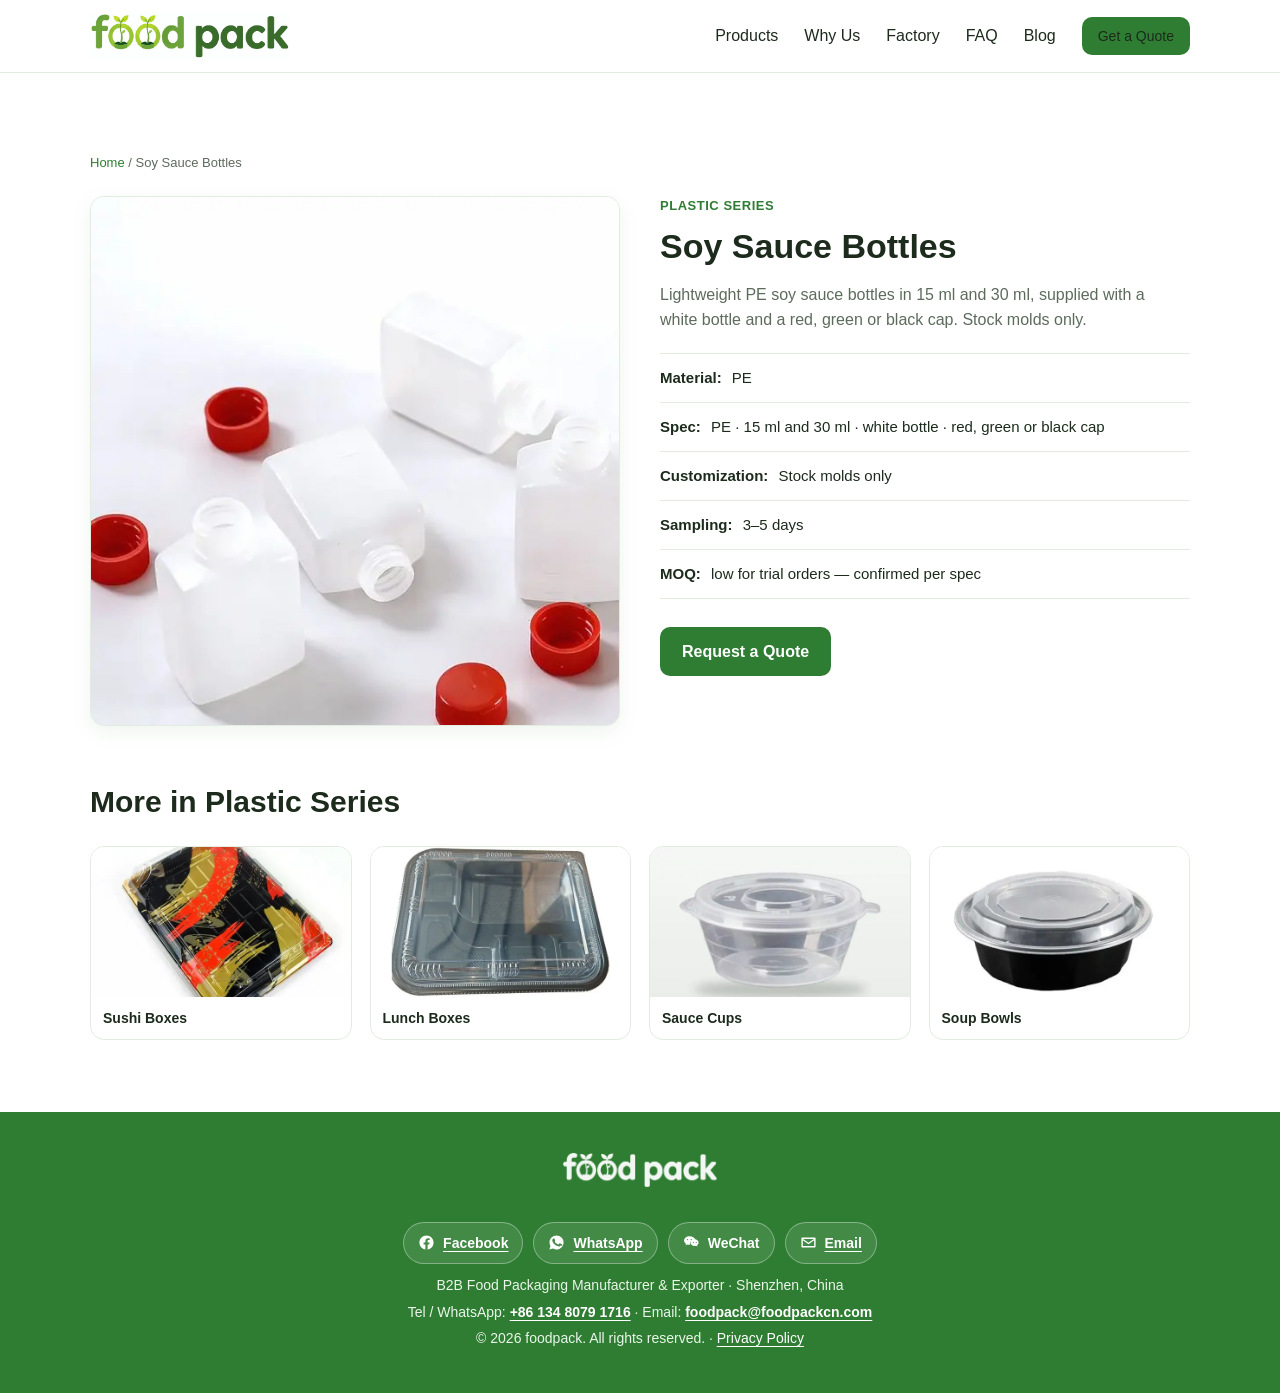
<file: products/soy-sauce-bottles.html>
<!DOCTYPE html>
<html lang="en">
<head>
  <meta charset="UTF-8">
  <meta name="viewport" content="width=device-width, initial-scale=1.0">
  <title>Soy Sauce Bottles — foodpack | Custom Food Packaging Manufacturer</title>
  <meta name="description" content="Lightweight PE soy sauce bottles in 15 ml and 30 ml, supplied with a white bottle and a red, green or black cap. Stock molds only.">
  <link rel="canonical" href="https://foodpackcn.com/products/soy-sauce-bottles.html">
  <meta property="og:type" content="product">
  <meta property="og:title" content="Soy Sauce Bottles — foodpack">
  <meta property="og:description" content="Lightweight PE soy sauce bottles in 15 ml and 30 ml, supplied with a white bottle and a red, green or black cap. Stock molds only.">
  <meta property="og:image" content="https://foodpackcn.com/assets/products/soy-sauce-bottle.jpg">
  <meta property="og:url" content="https://foodpackcn.com/products/soy-sauce-bottles.html">
  <meta name="twitter:card" content="summary_large_image">
  <meta name="twitter:title" content="Soy Sauce Bottles — foodpack | Custom Food Packaging Manufacturer">
  <meta name="twitter:description" content="Lightweight PE soy sauce bottles in 15 ml and 30 ml, supplied with a white bottle and a red, green or black cap. Stock molds only.">
  <meta name="twitter:image" content="https://foodpackcn.com/assets/products/soy-sauce-bottle.jpg">
<link rel="icon" type="image/svg+xml" href="../assets/favicon.svg?v=3">
  <link rel="icon" type="image/png" sizes="32x32" href="../assets/icons/icon-32.png">
  <link rel="icon" type="image/png" sizes="16x16" href="../assets/icons/icon-16.png">
  <link rel="apple-touch-icon" sizes="180x180" href="../assets/icons/apple-touch-icon.png">
  <link rel="manifest" href="../site.webmanifest">
  <meta name="theme-color" content="#2E7D32">
  <link rel="stylesheet" href="../css/styles.css?v=5">
  <script type="application/ld+json">
{
  "@context": "https://schema.org",
  "@graph": [
    {
      "@type": "BreadcrumbList",
      "itemListElement": [
        {
          "@type": "ListItem",
          "position": 1,
          "name": "Home",
          "item": "https://foodpackcn.com/"
        },
        {
          "@type": "ListItem",
          "position": 2,
          "name": "Soy Sauce Bottles",
          "item": "https://foodpackcn.com/products/soy-sauce-bottles.html"
        }
      ]
    },
    {
      "@type": "Product",
      "@id": "https://foodpackcn.com/#soy-sauce-bottles",
      "name": "Soy Sauce Bottles",
      "description": "Lightweight PE soy sauce bottles in 15 ml and 30 ml, supplied with a white bottle and a red, green or black cap. Stock molds only.",
      "sku": "FP-SSB",
      "material": "PE",
      "image": "https://foodpackcn.com/assets/products/soy-sauce-bottle.jpg",
      "url": "https://foodpackcn.com/products/soy-sauce-bottles.html",
      "brand": {
        "@type": "Brand",
        "name": "foodpack"
      },
      "manufacturer": {
        "@type": "Organization",
        "name": "Shenzhen Food Pack Technology Co., Ltd."
      },
      "category": "Sauce and condiment packaging",
      "offers": {
        "@type": "Offer",
        "priceCurrency": "USD",
        "availability": "https://schema.org/InStock",
        "url": "https://foodpackcn.com/#contact",
        "seller": {
          "@id": "https://foodpackcn.com/#organization"
        }
      }
    }
  ]
}
  </script>
</head>
<body>
  <header class="site-header">
    <div class="container nav">
      <a class="brand" href="../index.html" tabindex="0" role="link">
        <img src="../assets/logo-wordmark-trim.png" alt="food pack" class="brand-logo">
      </a>
      <div class="nav-right">
        <nav class="nav-links" aria-label="Main">
          <a href="../index.html#products">Products</a>
          <a href="../index.html#why">Why Us</a>
          <a href="../index.html#about">Factory</a>
          <a href="../index.html#faq">FAQ</a>
          <a href="../blog/index.html">Blog</a>
          <a href="../index.html#contact" class="btn btn-small">Get a Quote</a>
        </nav>
      </div>
      <button class="nav-toggle" id="navToggle" aria-label="Menu">☰</button>
    </div>
  </header>

  <section class="section">
    <div class="container">
      <nav class="breadcrumb" aria-label="Breadcrumb">
        <a href="../index.html">Home</a> / <span>Soy Sauce Bottles</span>
      </nav>
      <div class="product-detail">
        <div class="product-media">
          <picture><source srcset="../assets/products/soy-sauce-bottle.webp" type="image/webp"><img src="../assets/products/soy-sauce-bottle.jpg" alt="PE soy sauce bottle, 15 ml and 30 ml, white bottle with red, green or black cap" loading="eager"></picture>
        </div>
        <div class="product-info">
          <p class="eyebrow">Plastic Series</p>
          <h1>Soy Sauce Bottles</h1>
          <p class="lead">Lightweight PE soy sauce bottles in 15 ml and 30 ml, supplied with a white bottle and a red, green or black cap. Stock molds only.</p>
          <ul class="spec-list">
            <li><strong>Material:</strong> PE</li>
            <li><strong>Spec:</strong> PE · 15 ml and 30 ml · white bottle · red, green or black cap</li>
            <li><strong>Customization:</strong> Stock molds only</li>
            <li><strong>Sampling:</strong> 3–5 days</li>
            <li><strong>MOQ:</strong> low for trial orders — confirmed per spec</li>
          </ul>
          <a href="../index.html#contact" class="btn">Request a Quote</a>
        </div>
      </div>

      <div class="product-related">
        <h2 class="section-title left">More in Plastic Series</h2>
        <div class="related-grid">
          <a class="related-card" href="sushi-boxes.html">
            <picture><source srcset="../assets/products/sushi-box.webp" type="image/webp"><img src="../assets/products/sushi-box.jpg" alt="Sushi box with clear OPS lid, custom printed logo" loading="lazy"></picture>
            <span>Sushi Boxes</span>
          </a>
          <a class="related-card" href="lunch-boxes.html">
            <picture><source srcset="../assets/products/lunch-box.webp" type="image/webp"><img src="../assets/products/lunch-box.jpg" alt="Plastic bento lunch box with multiple compartments" loading="lazy"></picture>
            <span>Lunch Boxes</span>
          </a>
          <a class="related-card" href="sauce-cups.html">
            <picture><source srcset="../assets/products/sauce-cup.webp" type="image/webp"><img src="../assets/products/sauce-cup.jpg" alt="Disposable sauce cup with lid attached, 20 ml, clear PP" loading="lazy"></picture>
            <span>Sauce Cups</span>
          </a>
          <a class="related-card" href="soup-bowls.html">
            <picture><source srcset="../assets/products/soup-bowl.webp" type="image/webp"><img src="../assets/products/soup-bowl.jpg" alt="PS soup bowl with clear OPS lid for hot food takeaway" loading="lazy"></picture>
            <span>Soup Bowls</span>
          </a>
        </div>
      </div>
    </div>
  </section>

  <footer class="site-footer">
    <div class="container footer-inner">
      <img src="../assets/logo-wordmark-alpha.png" alt="food pack" class="footer-logo">
      <div class="social-row footer-social" aria-label="Contact channels">
        <a class="social-item" href="https://www.facebook.com/" target="_blank" rel="noopener" aria-label="foodpack on Facebook" data-page-node-id="JQCvktv5yjYHr3LFCkEjkc">
                  <svg viewBox="0 0 24 24" fill="currentColor" aria-hidden="true" data-page-node-id="7Y7dPz4NhRWdY1X2nE1nRr"><path d="M22 12.06C22 6.5 17.52 2 12 2S2 6.5 2 12.06C2 17.08 5.66 21.24 10.44 22v-7.03H7.9v-2.91h2.54V9.85c0-2.52 1.49-3.91 3.77-3.91 1.1 0 2.24.2 2.24.2v2.46h-1.26c-1.24 0-1.63.78-1.63 1.57v1.89h2.78l-.45 2.91h-2.33V22C18.34 21.24 22 17.08 22 12.06z" data-page-node-id="blQDINDqtAzkWtBBm9mih2"/></svg>
                  <span data-page-node-id="bASEpATqeeX5pIgruDUrsC">Facebook</span>
                </a>
        <a class="social-item" href="https://wa.me/8613480171716" target="_blank" rel="noopener" aria-label="Chat on WhatsApp" data-page-node-id="Gp4S9cFcj1pixWikmpFw6e">
                  <svg viewBox="0 0 24 24" fill="currentColor" aria-hidden="true" data-page-node-id="OpDFIFCjmrXrk7CQADKF4W"><path d="M12.04 2C6.58 2 2.13 6.45 2.13 11.91c0 1.75.46 3.45 1.32 4.95L2 22l5.25-1.38a9.9 9.9 0 0 0 4.79 1.22h.01c5.46 0 9.91-4.45 9.91-9.91A9.86 9.86 0 0 0 12.04 2zm5.8 14.09c-.25.7-1.43 1.33-1.97 1.39-.54.06-1.05.25-3.53-.74-2.99-1.19-4.87-4.31-5.02-4.51-.15-.2-1.2-1.62-1.2-3.09 0-1.47.77-2.19 1.04-2.49.27-.3.59-.37.79-.37h.56c.18 0 .43-.07.67.51.25.62.84 2.12.91 2.28.07.16.12.34.02.54-.1.2-.17.32-.34.51-.17.19-.36.42-.16.78.2.36.87 1.44 1.87 2.33 1.29 1.15 2.37 1.51 2.72 1.69.35.18.55.15.76-.09.21-.24.91-1.06 1.16-1.42.25-.36.5-.3.84-.18.34.12 2.16 1.02 2.53 1.2.37.18.62.27.71.42.09.15.09.87-.16 1.57z" data-page-node-id="kFz2aIbdX6AbvzWQTym4CK"/></svg>
                  <span data-page-node-id="bSBmyKlWw94PEWvXnjGMC8">WhatsApp</span>
                </a>
        <button type="button" class="social-item wechat" aria-label="WeChat contact — show QR code" data-wechat-open data-page-node-id="7zVuDrIYCzwC3DCwM3io9b">
                  <svg viewBox="0 0 24 24" fill="currentColor" aria-hidden="true" data-page-node-id="RW4URGhSZVRqqaeJ5RY9ht"><path d="M9 3C4.86 3 1.5 5.8 1.5 9.1c0 1.87 1.06 3.53 2.72 4.63l-.7 2.2 2.5-1.28c.86.24 1.77.37 2.72.37.55 0 1.08-.05 1.58-.15a5.4 5.4 0 0 1-.24-1.6c0-3.2 3.05-5.8 6.8-5.8h.6C16.6 5.4 13 3 9 3zm-2.6 4a.9.9 0 1 1 0 1.8.9.9 0 0 1 0-1.8zm5.2 0a.9.9 0 1 1 0 1.8.9.9 0 0 1 0-1.8zM22 12.2c0-2.6-2.53-4.7-5.65-4.7s-5.65 2.1-5.65 4.7 2.53 4.7 5.65 4.7c.72 0 1.4-.1 2.04-.29l2.06 1.06-.57-1.79c1.42-.98 2.22-2.45 2.22-4.17zm-7.5-1.3a.85.85 0 1 1 0 1.7.85.85 0 0 1 0-1.7zm4.2 0a.85.85 0 1 1 0 1.7.85.85 0 0 1 0-1.7z" data-page-node-id="iFI5ByA1esPJpVwUFllk5y"/></svg>
                  <span data-page-node-id="hIwuFQCL6eAN4hl9uPPXVh">WeChat</span>
                </button>
        <a class="social-item" href="mailto:foodpack@foodpackcn.com" aria-label="Send us an email" data-page-node-id="170NRSrukrFR57rUHgFQeN">
                  <svg viewBox="0 0 24 24" fill="currentColor" aria-hidden="true" data-page-node-id="sf4q8qoGwFJ5Lj3EckWwrf"><path d="M3 5h18a1 1 0 0 1 1 1v12a1 1 0 0 1-1 1H3a1 1 0 0 1-1-1V6a1 1 0 0 1 1-1zm1.4 2L12 12.2 19.6 7H4.4zM4 8.9V17h16V8.9l-8 5.6-8-5.6z" data-page-node-id="101O3Bg6JhCKgRzDGAsJFg"/></svg>
                  <span data-page-node-id="MuZ0syTOhAUBWmp0siB3DF">Email</span>
                </a>
      </div>
      <p>B2B Food Packaging Manufacturer &amp; Exporter · Shenzhen, China</p>
      <p class="footer-contact">Tel / WhatsApp: <a href="https://wa.me/8613480171716">+86 134 8079 1716</a> · Email: <a href="mailto:foodpack@foodpackcn.com">foodpack@foodpackcn.com</a></p>
      <p class="copyright">© <span id="year"></span> foodpack. All rights reserved. · <a href="../privacy.html">Privacy Policy</a></p>
    </div>

  <div class="wechat-modal" id="wechatModal" role="dialog" aria-modal="true" aria-label="WeChat contact" hidden data-page-node-id="WeChatModalNode">
<div class="wechat-modal-backdrop" data-wechat-close></div>
<div class="wechat-modal-card">
<button type="button" class="wechat-modal-x" aria-label="Close" data-wechat-close>&times;</button>
<h3>Chat on WeChat</h3>
<img src="../assets/wechat-qr.png" alt="WeChat QR code — scan to add foodpack" width="260" height="260">
<p class="wechat-modal-hint">Scan with WeChat to add us, or search by ID</p>
<div class="wechat-id-row">
<code id="wechatId">wxid_8398574091012</code>
<button type="button" id="wechatCopy" aria-label="Copy WeChat ID">Copy</button>
</div>
</div>
</div>
  </footer>

  <script src="../js/main.js"></script>
</body>
</html>
</file>
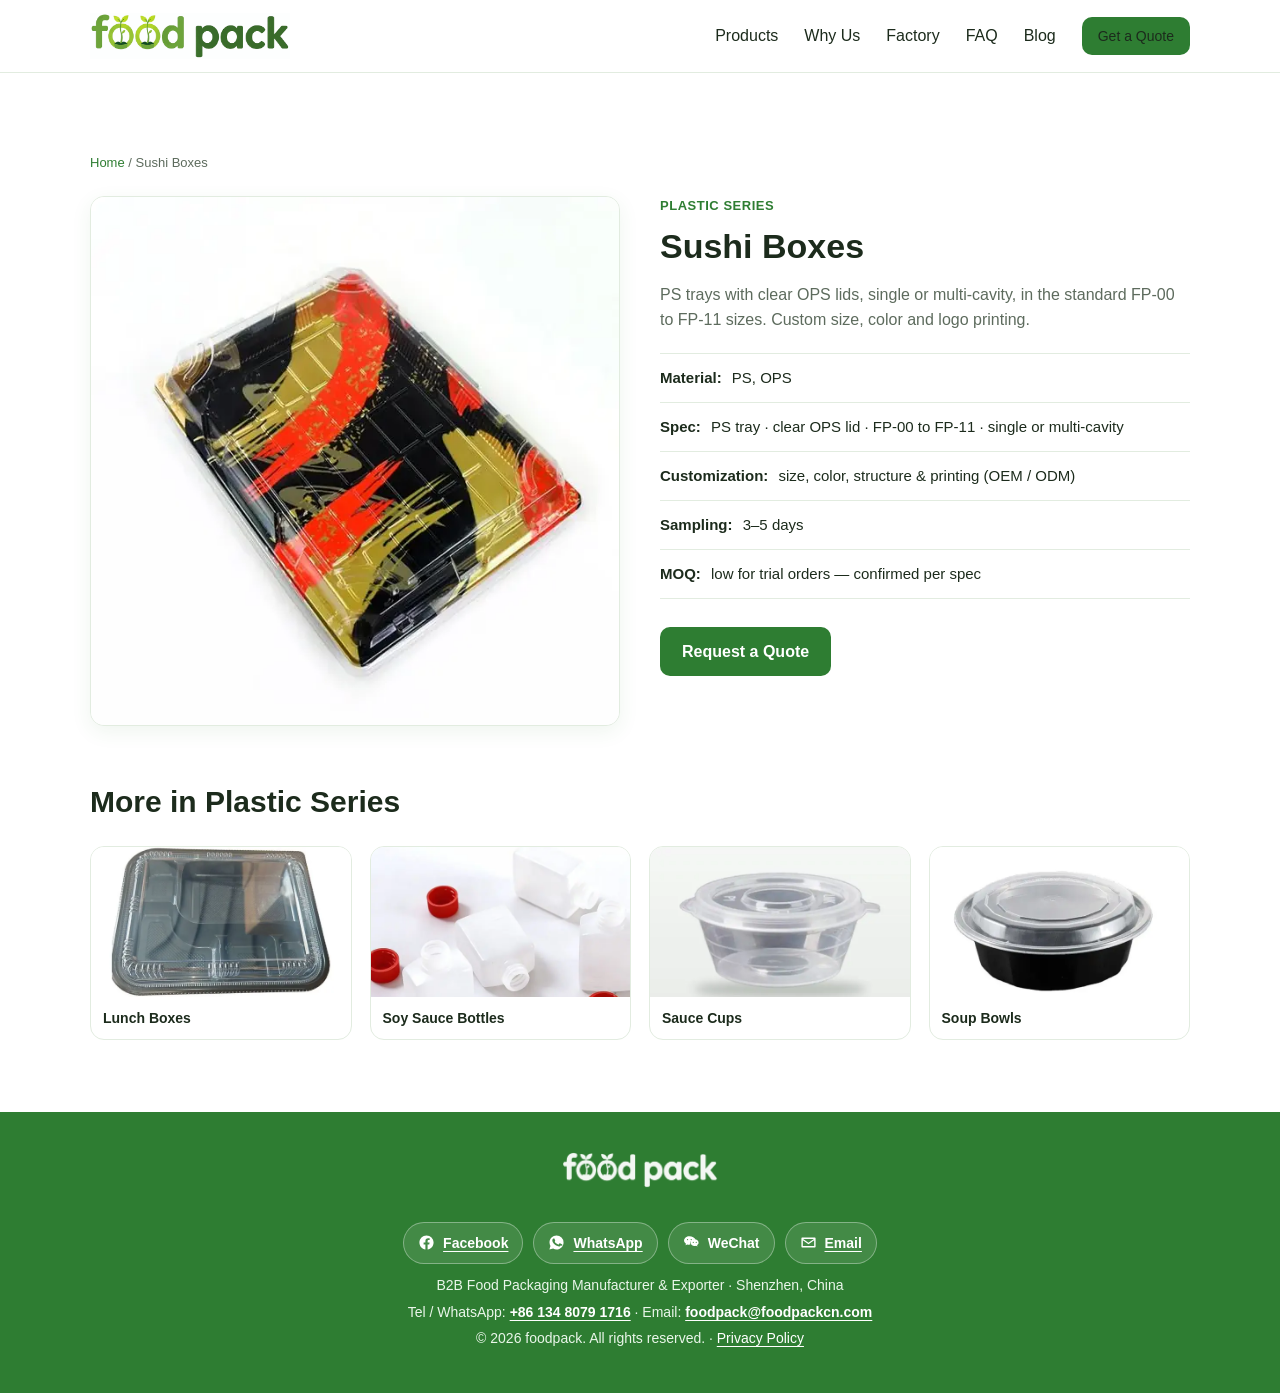
<file: products/sushi-boxes.html>
<!DOCTYPE html>
<html lang="en">
<head>
  <meta charset="UTF-8">
  <meta name="viewport" content="width=device-width, initial-scale=1.0">
  <title>Sushi Boxes — foodpack | Custom Food Packaging Manufacturer</title>
  <meta name="description" content="PS trays with clear OPS lids, single or multi-cavity, in the standard FP-00 to FP-11 sizes. Custom size, color and logo printing.">
  <link rel="canonical" href="https://foodpackcn.com/products/sushi-boxes.html">
  <meta property="og:type" content="product">
  <meta property="og:title" content="Sushi Boxes — foodpack">
  <meta property="og:description" content="PS trays with clear OPS lids, single or multi-cavity, in the standard FP-00 to FP-11 sizes. Custom size, color and logo printing.">
  <meta property="og:image" content="https://foodpackcn.com/assets/products/sushi-box.jpg">
  <meta property="og:url" content="https://foodpackcn.com/products/sushi-boxes.html">
  <meta name="twitter:card" content="summary_large_image">
  <meta name="twitter:title" content="Sushi Boxes — foodpack | Custom Food Packaging Manufacturer">
  <meta name="twitter:description" content="PS trays with clear OPS lids, single or multi-cavity, in the standard FP-00 to FP-11 sizes. Custom size, color and logo printing.">
  <meta name="twitter:image" content="https://foodpackcn.com/assets/products/sushi-box.jpg">
<link rel="icon" type="image/svg+xml" href="../assets/favicon.svg?v=3">
  <link rel="icon" type="image/png" sizes="32x32" href="../assets/icons/icon-32.png">
  <link rel="icon" type="image/png" sizes="16x16" href="../assets/icons/icon-16.png">
  <link rel="apple-touch-icon" sizes="180x180" href="../assets/icons/apple-touch-icon.png">
  <link rel="manifest" href="../site.webmanifest">
  <meta name="theme-color" content="#2E7D32">
  <link rel="stylesheet" href="../css/styles.css?v=5">
  <script type="application/ld+json">
{
  "@context": "https://schema.org",
  "@graph": [
    {
      "@type": "BreadcrumbList",
      "itemListElement": [
        {
          "@type": "ListItem",
          "position": 1,
          "name": "Home",
          "item": "https://foodpackcn.com/"
        },
        {
          "@type": "ListItem",
          "position": 2,
          "name": "Sushi Boxes",
          "item": "https://foodpackcn.com/products/sushi-boxes.html"
        }
      ]
    },
    {
      "@type": "Product",
      "@id": "https://foodpackcn.com/#sushi-boxes",
      "name": "Sushi Boxes",
      "description": "PS trays with clear OPS lids, single or multi-cavity, in the standard FP-00 to FP-11 sizes. Custom size, color and logo printing.",
      "sku": "FP-SBX",
      "material": "PS, OPS",
      "image": "https://foodpackcn.com/assets/products/sushi-box.jpg",
      "url": "https://foodpackcn.com/products/sushi-boxes.html",
      "brand": {
        "@type": "Brand",
        "name": "foodpack"
      },
      "manufacturer": {
        "@type": "Organization",
        "name": "Shenzhen Food Pack Technology Co., Ltd."
      },
      "category": "Disposable food containers",
      "offers": {
        "@type": "Offer",
        "priceCurrency": "USD",
        "availability": "https://schema.org/InStock",
        "url": "https://foodpackcn.com/#contact",
        "seller": {
          "@id": "https://foodpackcn.com/#organization"
        }
      }
    }
  ]
}
  </script>
</head>
<body>
  <header class="site-header">
    <div class="container nav">
      <a class="brand" href="../index.html" tabindex="0" role="link">
        <img src="../assets/logo-wordmark-trim.png" alt="food pack" class="brand-logo">
      </a>
      <div class="nav-right">
        <nav class="nav-links" aria-label="Main">
          <a href="../index.html#products">Products</a>
          <a href="../index.html#why">Why Us</a>
          <a href="../index.html#about">Factory</a>
          <a href="../index.html#faq">FAQ</a>
          <a href="../blog/index.html">Blog</a>
          <a href="../index.html#contact" class="btn btn-small">Get a Quote</a>
        </nav>
      </div>
      <button class="nav-toggle" id="navToggle" aria-label="Menu">☰</button>
    </div>
  </header>

  <section class="section">
    <div class="container">
      <nav class="breadcrumb" aria-label="Breadcrumb">
        <a href="../index.html">Home</a> / <span>Sushi Boxes</span>
      </nav>
      <div class="product-detail">
        <div class="product-media">
          <picture><source srcset="../assets/products/sushi-box.webp" type="image/webp"><img src="../assets/products/sushi-box.jpg" alt="Sushi box with clear OPS lid, custom printed logo" loading="eager"></picture>
        </div>
        <div class="product-info">
          <p class="eyebrow">Plastic Series</p>
          <h1>Sushi Boxes</h1>
          <p class="lead">PS trays with clear OPS lids, single or multi-cavity, in the standard FP-00 to FP-11 sizes. Custom size, color and logo printing.</p>
          <ul class="spec-list">
            <li><strong>Material:</strong> PS, OPS</li>
            <li><strong>Spec:</strong> PS tray · clear OPS lid · FP-00 to FP-11 · single or multi-cavity</li>
            <li><strong>Customization:</strong> size, color, structure &amp; printing (OEM / ODM)</li>
            <li><strong>Sampling:</strong> 3–5 days</li>
            <li><strong>MOQ:</strong> low for trial orders — confirmed per spec</li>
          </ul>
          <a href="../index.html#contact" class="btn">Request a Quote</a>
        </div>
      </div>

      <div class="product-related">
        <h2 class="section-title left">More in Plastic Series</h2>
        <div class="related-grid">
          <a class="related-card" href="lunch-boxes.html">
            <picture><source srcset="../assets/products/lunch-box.webp" type="image/webp"><img src="../assets/products/lunch-box.jpg" alt="Plastic bento lunch box with multiple compartments" loading="lazy"></picture>
            <span>Lunch Boxes</span>
          </a>
          <a class="related-card" href="soy-sauce-bottles.html">
            <picture><source srcset="../assets/products/soy-sauce-bottle.webp" type="image/webp"><img src="../assets/products/soy-sauce-bottle.jpg" alt="PE soy sauce bottle, 15 ml and 30 ml, white bottle with red, green or black cap" loading="lazy"></picture>
            <span>Soy Sauce Bottles</span>
          </a>
          <a class="related-card" href="sauce-cups.html">
            <picture><source srcset="../assets/products/sauce-cup.webp" type="image/webp"><img src="../assets/products/sauce-cup.jpg" alt="Disposable sauce cup with lid attached, 20 ml, clear PP" loading="lazy"></picture>
            <span>Sauce Cups</span>
          </a>
          <a class="related-card" href="soup-bowls.html">
            <picture><source srcset="../assets/products/soup-bowl.webp" type="image/webp"><img src="../assets/products/soup-bowl.jpg" alt="PS soup bowl with clear OPS lid for hot food takeaway" loading="lazy"></picture>
            <span>Soup Bowls</span>
          </a>
        </div>
      </div>
    </div>
  </section>

  <footer class="site-footer">
    <div class="container footer-inner">
      <img src="../assets/logo-wordmark-alpha.png" alt="food pack" class="footer-logo">
      <div class="social-row footer-social" aria-label="Contact channels">
        <a class="social-item" href="https://www.facebook.com/" target="_blank" rel="noopener" aria-label="foodpack on Facebook" data-page-node-id="JQCvktv5yjYHr3LFCkEjkc">
                  <svg viewBox="0 0 24 24" fill="currentColor" aria-hidden="true" data-page-node-id="7Y7dPz4NhRWdY1X2nE1nRr"><path d="M22 12.06C22 6.5 17.52 2 12 2S2 6.5 2 12.06C2 17.08 5.66 21.24 10.44 22v-7.03H7.9v-2.91h2.54V9.85c0-2.52 1.49-3.91 3.77-3.91 1.1 0 2.24.2 2.24.2v2.46h-1.26c-1.24 0-1.63.78-1.63 1.57v1.89h2.78l-.45 2.91h-2.33V22C18.34 21.24 22 17.08 22 12.06z" data-page-node-id="blQDINDqtAzkWtBBm9mih2"/></svg>
                  <span data-page-node-id="bASEpATqeeX5pIgruDUrsC">Facebook</span>
                </a>
        <a class="social-item" href="https://wa.me/8613480171716" target="_blank" rel="noopener" aria-label="Chat on WhatsApp" data-page-node-id="Gp4S9cFcj1pixWikmpFw6e">
                  <svg viewBox="0 0 24 24" fill="currentColor" aria-hidden="true" data-page-node-id="OpDFIFCjmrXrk7CQADKF4W"><path d="M12.04 2C6.58 2 2.13 6.45 2.13 11.91c0 1.75.46 3.45 1.32 4.95L2 22l5.25-1.38a9.9 9.9 0 0 0 4.79 1.22h.01c5.46 0 9.91-4.45 9.91-9.91A9.86 9.86 0 0 0 12.04 2zm5.8 14.09c-.25.7-1.43 1.33-1.97 1.39-.54.06-1.05.25-3.53-.74-2.99-1.19-4.87-4.31-5.02-4.51-.15-.2-1.2-1.62-1.2-3.09 0-1.47.77-2.19 1.04-2.49.27-.3.59-.37.79-.37h.56c.18 0 .43-.07.67.51.25.62.84 2.12.91 2.28.07.16.12.34.02.54-.1.2-.17.32-.34.51-.17.19-.36.42-.16.78.2.36.87 1.44 1.87 2.33 1.29 1.15 2.37 1.51 2.72 1.69.35.18.55.15.76-.09.21-.24.91-1.06 1.16-1.42.25-.36.5-.3.84-.18.34.12 2.16 1.02 2.53 1.2.37.18.62.27.71.42.09.15.09.87-.16 1.57z" data-page-node-id="kFz2aIbdX6AbvzWQTym4CK"/></svg>
                  <span data-page-node-id="bSBmyKlWw94PEWvXnjGMC8">WhatsApp</span>
                </a>
        <button type="button" class="social-item wechat" aria-label="WeChat contact — show QR code" data-wechat-open data-page-node-id="7zVuDrIYCzwC3DCwM3io9b">
                  <svg viewBox="0 0 24 24" fill="currentColor" aria-hidden="true" data-page-node-id="RW4URGhSZVRqqaeJ5RY9ht"><path d="M9 3C4.86 3 1.5 5.8 1.5 9.1c0 1.87 1.06 3.53 2.72 4.63l-.7 2.2 2.5-1.28c.86.24 1.77.37 2.72.37.55 0 1.08-.05 1.58-.15a5.4 5.4 0 0 1-.24-1.6c0-3.2 3.05-5.8 6.8-5.8h.6C16.6 5.4 13 3 9 3zm-2.6 4a.9.9 0 1 1 0 1.8.9.9 0 0 1 0-1.8zm5.2 0a.9.9 0 1 1 0 1.8.9.9 0 0 1 0-1.8zM22 12.2c0-2.6-2.53-4.7-5.65-4.7s-5.65 2.1-5.65 4.7 2.53 4.7 5.65 4.7c.72 0 1.4-.1 2.04-.29l2.06 1.06-.57-1.79c1.42-.98 2.22-2.45 2.22-4.17zm-7.5-1.3a.85.85 0 1 1 0 1.7.85.85 0 0 1 0-1.7zm4.2 0a.85.85 0 1 1 0 1.7.85.85 0 0 1 0-1.7z" data-page-node-id="iFI5ByA1esPJpVwUFllk5y"/></svg>
                  <span data-page-node-id="hIwuFQCL6eAN4hl9uPPXVh">WeChat</span>
                </button>
        <a class="social-item" href="mailto:foodpack@foodpackcn.com" aria-label="Send us an email" data-page-node-id="170NRSrukrFR57rUHgFQeN">
                  <svg viewBox="0 0 24 24" fill="currentColor" aria-hidden="true" data-page-node-id="sf4q8qoGwFJ5Lj3EckWwrf"><path d="M3 5h18a1 1 0 0 1 1 1v12a1 1 0 0 1-1 1H3a1 1 0 0 1-1-1V6a1 1 0 0 1 1-1zm1.4 2L12 12.2 19.6 7H4.4zM4 8.9V17h16V8.9l-8 5.6-8-5.6z" data-page-node-id="101O3Bg6JhCKgRzDGAsJFg"/></svg>
                  <span data-page-node-id="MuZ0syTOhAUBWmp0siB3DF">Email</span>
                </a>
      </div>
      <p>B2B Food Packaging Manufacturer &amp; Exporter · Shenzhen, China</p>
      <p class="footer-contact">Tel / WhatsApp: <a href="https://wa.me/8613480171716">+86 134 8079 1716</a> · Email: <a href="mailto:foodpack@foodpackcn.com">foodpack@foodpackcn.com</a></p>
      <p class="copyright">© <span id="year"></span> foodpack. All rights reserved. · <a href="../privacy.html">Privacy Policy</a></p>
    </div>

  <div class="wechat-modal" id="wechatModal" role="dialog" aria-modal="true" aria-label="WeChat contact" hidden data-page-node-id="WeChatModalNode">
<div class="wechat-modal-backdrop" data-wechat-close></div>
<div class="wechat-modal-card">
<button type="button" class="wechat-modal-x" aria-label="Close" data-wechat-close>&times;</button>
<h3>Chat on WeChat</h3>
<img src="../assets/wechat-qr.png" alt="WeChat QR code — scan to add foodpack" width="260" height="260">
<p class="wechat-modal-hint">Scan with WeChat to add us, or search by ID</p>
<div class="wechat-id-row">
<code id="wechatId">wxid_8398574091012</code>
<button type="button" id="wechatCopy" aria-label="Copy WeChat ID">Copy</button>
</div>
</div>
</div>
  </footer>

  <script src="../js/main.js"></script>
</body>
</html>
</file>
<file: css/styles.css>
:root{
  --green:#2E7D32;
  --green-light:#3FA34D;
  --green-bright:#7AC74A;
  --leaf:#A8D95B;
  --ink:#1c2b1c;
  --muted:#5d6b5d;
  --bg:#ffffff;
  --bg-alt:#f3f8f1;
  --line:#e2ece0;
  --radius:14px;
  --shadow:0 6px 20px rgba(46,125,50,.08);
  --maxw:1140px;
}
*{box-sizing:border-box;margin:0;padding:0}
html{scroll-behavior:smooth}
body{font-family:"Segoe UI",Roboto,"Helvetica Neue",Arial,"Microsoft YaHei",sans-serif;color:var(--ink);background:var(--bg);line-height:1.6}
a{color:inherit;text-decoration:none}
.container{max-width:var(--maxw);margin:0 auto;padding:0 20px}
.btn{display:inline-block;background:var(--green);color:#fff;padding:12px 22px;border-radius:10px;font-weight:600;transition:.2s}
.btn:hover{background:var(--green-light)}
.btn-ghost{background:transparent;color:var(--green);border:2px solid var(--green)}
.btn-ghost:hover{background:var(--bg-alt)}
.btn-small{padding:8px 16px;font-size:14px}

/* Header */
.site-header{position:sticky;top:0;z-index:50;background:rgba(255,255,255,.92);backdrop-filter:blur(8px);border-bottom:1px solid var(--line)}
.nav{display:flex;align-items:center;justify-content:space-between;height:72px}
.brand-logo{height:46px;display:block;width:auto}
.nav-links{display:flex;align-items:center;gap:26px}
.nav-links a{color:var(--ink);font-weight:500}
.nav-links a:hover{color:var(--green)}
.nav-right{display:flex;align-items:center}
.nav-social{display:flex;align-items:center;gap:8px;margin-right:20px;padding-right:20px;border-right:1px solid var(--line)}
.nav-ic{width:34px;height:34px;border-radius:50%;display:inline-flex;align-items:center;justify-content:center;border:1px solid var(--line);background:#fff;color:var(--green);cursor:pointer;transition:border-color .2s,background .2s,color .2s}
.nav-ic svg{width:16px;height:16px}
a.nav-ic:hover{border-color:var(--green);background:#f4faf4}
.nav-ic-wechat{cursor:pointer;font:inherit;color:inherit}
.nav-toggle{display:none;background:none;border:none;font-size:26px;color:var(--green);cursor:pointer}

/* Hero */
.hero{background:linear-gradient(135deg,#eef7ea 0%,#ffffff 60%);padding:64px 0 72px}
.hero-inner{display:grid;grid-template-columns:1fr 1fr;gap:32px;align-items:center}
.eyebrow{color:var(--green);font-weight:600;letter-spacing:.04em;text-transform:uppercase;font-size:13px;margin-bottom:14px}
.hero h1{font-size:42px;line-height:1.15;margin-bottom:18px}
.lead{color:var(--muted);font-size:17px;max-width:520px;margin-bottom:26px}
.hero-cta{display:flex;gap:14px;flex-wrap:wrap;margin-bottom:34px}
.hero-stats{list-style:none;display:flex;gap:34px;flex-wrap:wrap}
.hero-stats li{display:flex;flex-direction:column}
.hero-stats strong{font-size:22px;color:var(--green)}
.hero-stats span{font-size:13px;color:var(--muted)}
.hero-grid{display:grid;grid-template-columns:1fr 1fr;gap:14px;background:#fff;border:1px solid var(--line);border-radius:18px;box-shadow:0 14px 40px rgba(46,125,50,.14);padding:18px;max-width:460px;margin-left:auto}
.hero-art{text-align:left}
.hero-photo{max-width:100%;margin:0}
.hero-photo img{width:100%;height:auto;display:block;border-radius:14px;box-shadow:0 8px 24px rgba(46,125,50,0.18)}
.hero-photo video{width:100%;height:auto;display:block;border-radius:14px;box-shadow:0 8px 24px rgba(46,125,50,0.18);background:#eef7ea}
.hero-grid figure{margin:0;background:#fff;border:1px solid var(--line);border-radius:12px;overflow:hidden;text-align:center}
.hero-grid img{width:100%;height:128px;object-fit:contain;background:#fff;padding:8px;display:block}
.hero-grid figcaption{font-size:13px;font-weight:600;color:var(--ink);padding:7px 6px 10px;border-top:1px solid var(--line);background:#fafdf7}
.hero-grid .more{display:flex;flex-direction:column;align-items:center;justify-content:center;gap:10px;background:linear-gradient(135deg,var(--green-light),var(--green));color:#fff;font-size:13.5px;font-weight:600;line-height:1.5;padding:12px;border:none;text-align:center}
.hero-grid .more-seedling{width:72px;height:72px;padding:0;background:transparent;object-fit:contain;filter:drop-shadow(0 4px 10px rgba(27,94,32,.35))}
.hero-grid .more-txt{font-size:14px;line-height:1.6}
.hero-grid .more-txt em{display:block;font-style:normal;font-size:13px;opacity:.88;margin-top:4px}

/* Sections */
.section{padding:72px 0}
.section-alt{background:var(--bg-alt)}
.section-title{font-size:30px;text-align:center;margin-bottom:10px}
.section-title.left{text-align:left}
.section-sub{text-align:center;color:var(--muted);margin-bottom:40px}

/* Grids */
.grid{display:grid;gap:24px}
.grid-4{grid-template-columns:repeat(4,1fr)}
.grid-3{grid-template-columns:repeat(3,1fr)}

/* Product cards */
#productGrid{display:flex;flex-wrap:wrap;justify-content:center;gap:24px}
.series-head{flex:0 0 100%;margin-top:38px}
.series-head:first-child{margin-top:4px}
.series-head h3{font-size:22px;margin:0 0 4px;color:var(--ink)}
.series-head h3::after{content:"";display:block;width:46px;height:3px;border-radius:2px;background:var(--green-bright);margin-top:6px}
.series-head span{color:var(--muted);font-size:14px}
.card{flex:0 1 260px;background:#fff;border:1px solid var(--line);border-radius:var(--radius);padding:18px;box-shadow:var(--shadow);transition:.2s;display:flex;flex-direction:column}
.card:hover{transform:translateY(-4px);border-color:var(--green-bright)}
.card-ph{position:relative;height:170px;border-radius:10px;background:linear-gradient(135deg,#eaf6e4,#d6eccd);display:flex;align-items:center;justify-content:center;margin-bottom:14px;overflow:hidden}
.card-ph img{width:100%;height:100%;object-fit:contain;background:#fff}
.card-ico{font-size:54px}
.ph-tag{position:absolute;bottom:8px;left:8px;background:rgba(255,255,255,.85);color:var(--muted);font-size:11px;padding:3px 8px;border-radius:6px}
@media(max-width:900px){.hero-photo{max-width:260px}}
.card h3{font-size:18px;margin-bottom:6px}
.card-spec{display:block;margin-bottom:8px;font-size:13px;line-height:1.45;color:var(--green);font-weight:600}
.card p{color:var(--muted);font-size:14px;flex:1;margin-bottom:12px}
.card-link{color:var(--green);font-weight:600;font-size:14px}

/* Features */
.feature{background:#fff;border-radius:var(--radius);padding:28px;box-shadow:var(--shadow);text-align:center}
.feature-ico{font-size:40px;margin-bottom:12px}
.feature h3{font-size:19px;margin-bottom:10px}
.feature p{color:var(--muted);font-size:15px}

/* About */
.about{display:grid;grid-template-columns:1.1fr .9fr;gap:40px;align-items:center}
.about p{color:var(--muted);margin:14px 0}
.about-card{display:flex;flex-direction:column;gap:18px}
.about-card img{width:100%;border-radius:var(--radius);box-shadow:var(--shadow);display:block}
.video-pair{display:grid;grid-template-columns:1fr 1fr;gap:16px}
.about-card .factory-video{margin:0}
.about-card video{width:100%;height:auto;border-radius:var(--radius);box-shadow:var(--shadow);display:block;background:#0f2a13}
.about-card .factory-video.wide video{aspect-ratio:16 / 9}
.about-card .video-pair video{aspect-ratio:9 / 16;width:100%;max-width:320px;height:auto;margin:0 auto;object-fit:contain}
.about-card figcaption{margin-top:8px;font-size:13px;color:var(--muted);text-align:center;line-height:1.5}

/* Why-us detail blocks (01 Customization / 02 Quality / 03 Shipping) */
.why-block{margin-top:34px;padding:32px;border-radius:18px;background:#fff;border:1px solid var(--line);box-shadow:var(--shadow)}
.why-block.tint{background:linear-gradient(135deg,#eef7ea 0%,#ffffff 70%);border-color:var(--green-bright)}
.block-head{display:flex;align-items:center;gap:12px;margin-bottom:12px}
.block-num{width:36px;height:36px;flex:none;border-radius:50%;background:var(--green);color:#fff;font-size:14px;font-weight:700;display:flex;align-items:center;justify-content:center;box-shadow:0 3px 10px rgba(46,125,50,.28)}
.block-head h3{font-size:23px;color:var(--ink);margin:0}
.block-lead{color:var(--muted);font-size:15.5px;margin:0 0 4px;max-width:none}
.why-block .about-text p:first-of-type{margin-top:0}
.why-block .about-text{margin:0}
.why-block .about-text .btn{margin-top:18px}

/* Quality reports */
.report-row{display:flex;flex-wrap:wrap;gap:18px;justify-content:center;margin-top:24px}
.report-card{display:flex;align-items:center;gap:14px;background:#fff;border:1px solid var(--line);border-radius:var(--radius);padding:18px 20px;min-width:320px;max-width:480px;flex:1 1 320px;text-decoration:none;color:inherit;box-shadow:var(--shadow);transition:transform .15s ease}
.report-card:hover{transform:translateY(-3px)}
.report-card .rc-ico{font-size:30px}
.report-card .rc-txt{flex:1;line-height:1.45}
.report-card .rc-txt strong{display:block;font-size:15px;color:var(--green-dark, #1B5E20)}
.report-card .rc-txt em{font-style:normal;font-size:13px;color:var(--muted)}
.report-card .rc-btn{flex:none;font-size:13px;font-weight:600;color:var(--green);white-space:nowrap}
.quality-note{text-align:center;font-size:13px;color:var(--muted);margin-top:18px}

/* Shipping photos */
.ship-grid{display:flex;gap:28px;justify-content:center;margin-top:26px;flex-wrap:wrap;align-items:flex-start}
.ship-item{max-width:340px;text-align:center}
.ship-item img{width:100%;height:auto;border-radius:var(--radius);box-shadow:var(--shadow);display:block}
.ship-item figcaption{margin-top:8px;font-size:13px;color:var(--muted);line-height:1.5}

/* Custom image */
.about-card .custom-img{width:100%;border-radius:var(--radius);box-shadow:var(--shadow);display:block}
.about-card .ph{height:300px;border-radius:var(--radius);background:repeating-linear-gradient(45deg,#e7f2e2,#e7f2e2 12px,#dcecd4 12px,#dcecd4 24px);display:flex;align-items:center;justify-content:center;color:var(--muted);border:1px dashed var(--green-bright)}

/* FAQ */
.faq-list{max-width:880px;margin:10px auto 0;display:none;flex-direction:column;gap:12px}
.grp-state:checked ~ .faq-list{display:flex}
.faq-item{background:#fff;border:1px solid var(--line);border-radius:12px;box-shadow:var(--shadow);overflow:hidden;transition:border-color .2s}
.faq-item[open]{border-color:var(--green-bright)}
.faq-item summary{list-style:none;cursor:pointer;padding:16px 18px;display:flex;align-items:center;justify-content:space-between;gap:16px}
.faq-item summary::-webkit-details-marker{display:none}
.faq-item summary:hover .faq-q{color:var(--green)}
.faq-q{font-weight:600;color:var(--ink);font-size:15.5px;line-height:1.5;transition:color .2s}
.faq-mark{flex:none;position:relative;width:24px;height:24px;border-radius:50%;background:var(--bg-alt);color:var(--green)}
.faq-mark::before,.faq-mark::after{content:"";position:absolute;top:50%;left:50%;background:currentColor;border-radius:2px;transform:translate(-50%,-50%);transition:.2s}
.faq-mark::before{width:12px;height:2px}
.faq-mark::after{width:2px;height:12px}
.faq-item[open] .faq-mark::after{transform:translate(-50%,-50%) rotate(90deg);opacity:0}
.faq-a{padding:2px 18px 18px}
.faq-a p{color:var(--muted);font-size:15px}
.faq-a a{color:var(--green);text-decoration:underline;text-underline-offset:2px}
.faq-groups{display:flex;flex-direction:column;gap:14px}
.faq-group{position:relative}
.grp-state{position:absolute;width:1px;height:1px;margin:0;opacity:0;pointer-events:none}
.faq-group-h{display:flex;align-items:flex-start;gap:9px;position:relative;z-index:1;max-width:880px;margin:0 auto;padding:12px 14px;border-radius:12px;cursor:pointer;user-select:none;font-size:13px;font-weight:700;letter-spacing:.06em;text-transform:uppercase;color:var(--green);transition:background .2s}
.faq-group-h h3{margin:0;min-width:0;flex:0 1 180px;width:180px;font:inherit;letter-spacing:inherit;text-transform:inherit;color:inherit;overflow-wrap:anywhere}
.faq-group-h::before{content:"";flex:none;width:6px;height:6px;border-radius:50%;background:var(--green)}
.faq-group-h:hover{background:var(--bg-alt)}
.grp-state:focus-visible ~ .faq-group-h{outline:2px solid var(--green);outline-offset:2px}
.grp-count{flex:none;width:74px;margin-left:2px;font-size:12.5px;font-weight:600;letter-spacing:0;text-transform:none;color:var(--muted);white-space:nowrap}
.grp-mark{flex:none;margin-left:2px;position:relative;width:24px;height:24px;border-radius:50%;background:var(--bg-alt);color:var(--green)}
.grp-mark::before,.grp-mark::after{content:"";position:absolute;top:50%;left:50%;background:currentColor;border-radius:2px;transform:translate(-50%,-50%);transition:.2s}
.grp-mark::before{width:12px;height:2px}
.grp-mark::after{width:2px;height:12px}
.grp-state:checked ~ .faq-group-h .grp-mark::after{transform:translate(-50%,-50%) rotate(90deg);opacity:0}
.faq-tag{font-style:normal;font-weight:600;font-size:13px;line-height:1.6;padding:0 9px;margin-right:8px;border-radius:999px;background:var(--bg-alt);color:var(--green);white-space:nowrap;vertical-align:1px}
.faq-item[id]{scroll-margin-top:96px}

/* Contact */
.contact{display:grid;grid-template-columns:1fr 1fr;gap:44px}
.contact-form{position:relative}
.contact-intro p{color:var(--muted);margin:14px 0}
.contact-markets{margin-top:0!important;padding:10px 14px;background:var(--bg-alt);border-left:3px solid var(--green);border-radius:0 8px 8px 0;font-size:14px!important;line-height:1.6}
.contact-info{list-style:none;margin-top:16px}
.contact-info li{margin:8px 0;font-size:15px}
.contact-form{background:#fff;border:1px solid var(--line);border-radius:var(--radius);padding:26px;box-shadow:var(--shadow)}
.field{margin-bottom:16px;display:flex;flex-direction:column}
.field.full{grid-column:1/-1}
.contact-form .field{margin-bottom:14px}
.contact-form label{font-size:13px;font-weight:600;margin-bottom:6px;color:var(--ink)}
.contact-form input,.contact-form select,.contact-form textarea{width:100%;padding:11px 12px;border:1px solid var(--line);border-radius:9px;font:inherit;background:#fafdf9}
.contact-form input:focus,.contact-form select:focus,.contact-form textarea:focus{outline:none;border-color:var(--green-bright)}
.form-note{margin-top:10px;font-size:14px}
.form-privacy{margin-top:8px;font-size:13px;color:var(--muted)}
.contact-form .hp-field{position:absolute;left:-9999px;width:1px;height:1px;opacity:0}

/* Footer */
.site-footer{background:var(--green);color:#fff;padding:40px 0;text-align:center}
.footer-logo{height:36px;width:auto;margin-bottom:12px;filter:brightness(0) invert(1);opacity:.95}
/* Social / direct-contact row */
.social-row{display:flex;flex-wrap:wrap;gap:10px;margin-top:18px}
.social-item{display:inline-flex;align-items:center;gap:8px;padding:9px 14px;border:1px solid var(--line);border-radius:999px;background:#fff;color:var(--ink);font-size:14px;font-weight:600;text-decoration:none;transition:border-color .2s,color .2s,background .2s}
.social-item svg{width:17px;height:17px;flex:none;color:var(--green)}
.social-item em{font-style:normal;font-weight:500;color:var(--muted);font-size:13px}
a.social-item:hover{border-color:var(--green);color:var(--green);background:#f4faf4}
a.social-item:hover svg{color:var(--green)}
.social-item.wechat{cursor:pointer}
.footer-social{justify-content:center;margin:14px 0 10px}
.footer-social .social-item{background:rgba(255,255,255,.1);border-color:rgba(255,255,255,.35);color:#fff}
.footer-social .social-item svg{color:#fff}
.footer-social a.social-item:hover{background:rgba(255,255,255,.2);color:#fff}
.footer-social .social-item em{color:rgba(255,255,255,.8)}

.site-footer p{font-size:14px;margin:4px 0;color:#eaf6ea}
.site-footer a{color:#fff;text-decoration:underline;text-underline-offset:3px}
.copyright{color:rgba(255,255,255,.78);font-size:13px}
.footer-contact{color:rgba(255,255,255,.92);font-size:13.5px}
.footer-contact a{font-weight:600}

/* Responsive */
@media(max-width:900px){
  .hero-inner,.about,.contact{grid-template-columns:1fr}
  .grid-4{grid-template-columns:repeat(2,1fr)}
  .grid-3{grid-template-columns:1fr}
  .hero h1{font-size:34px}
  .leaf-badge{order:-1}
  .why-block{padding:26px}
  /* Collapse nav earlier so logo + social icons + menu never overflow */
  .nav-links{position:absolute;top:72px;left:0;right:0;background:#fff;flex-direction:column;gap:0;padding:10px 20px;border-bottom:1px solid var(--line);display:none}
  .nav-links.open{display:flex}
  .nav-links a{padding:12px 0;width:100%}
  .nav-toggle{display:block}
  .brand-logo{height:40px}
  .nav-social{gap:7px;margin-right:14px;padding-right:14px}
  .nav-ic{width:31px;height:31px}
}
@media(max-width:640px){
  .grid-4{grid-template-columns:1fr}
  .hero{padding:44px 0 56px}
  .video-pair{grid-template-columns:1fr}
  .about-card .video-pair video{max-width:260px}
  .ship-grid{gap:20px}
  .ship-item{max-width:260px}
  .report-card{max-width:none}
  .why-block{padding:20px;margin-top:26px;border-radius:14px}
  .block-head h3{font-size:20px}
  /* Raise small print so nothing drops under ~13px on phones */
  body{font-size:16px}
  .hero-grid figcaption,
  .ship-item figcaption,
  .report-card .rc-txt em,
  .hero-grid .more-txt em{font-size:13px}
  .card p,.feature p,.faq-q,.faq-a p,.contact-info li,.contact-form label,.form-note{font-size:15px}
  .form-privacy,.copyright,.hero-stats span,.series-head span{font-size:13.5px}
  .social-item{padding:10px 14px;font-size:14.5px}
  .social-item em{font-size:13px}
  .nav-social{gap:6px;margin-right:10px;padding-right:10px}
  .nav-ic{width:29px;height:29px}
  .nav-ic svg{width:13px;height:13px}
  .card h3{font-size:17px}
}

/* ===== Product detail pages ===== */
.breadcrumb{font-size:13px;color:var(--muted);margin:8px 0 22px}
.breadcrumb a{color:var(--green)}
.breadcrumb a:hover{text-decoration:underline}
.product-detail{display:grid;grid-template-columns:1fr 1fr;gap:40px;align-items:start;margin-top:6px}
.product-media img{width:100%;height:auto;display:block;border:1px solid var(--line);border-radius:14px;box-shadow:var(--shadow);background:#fff}
.product-info .eyebrow{margin-bottom:10px}
.product-info h1{font-size:34px;line-height:1.15;margin-bottom:16px}
.product-info .lead{color:var(--muted);font-size:16px;margin-bottom:8px}
.spec-list{list-style:none;margin:20px 0 28px;border-top:1px solid var(--line)}
.spec-list li{padding:12px 0;border-bottom:1px solid var(--line);font-size:15px}
.spec-list strong{color:var(--ink);margin-right:6px}
.product-related{margin-top:52px}
.related-grid{display:grid;grid-template-columns:repeat(4,1fr);gap:18px;margin-top:20px}
.related-card{display:block;border:1px solid var(--line);border-radius:14px;overflow:hidden;background:#fff;transition:border-color .2s,box-shadow .2s}
.related-card:hover{border-color:var(--green);box-shadow:var(--shadow)}
.related-card img{width:100%;height:150px;object-fit:cover;background:#fafdf7;display:block}
.related-card span{display:block;padding:10px 12px;font-weight:600;font-size:14px;color:var(--ink)}
@media(max-width:760px){
  .product-detail{grid-template-columns:1fr;gap:22px}
  .related-grid{grid-template-columns:repeat(2,1fr)}
}

/* WeChat contact buttons (nav + footer) */
button.nav-ic:hover{border-color:var(--green);background:#f4faf4}
button.social-item{font-family:inherit}
button.social-item:hover{border-color:var(--green);color:var(--green);background:#f4faf4}
.footer-social button.social-item:hover{background:rgba(255,255,255,.2);color:#fff}

/* WeChat QR modal */
.wechat-modal{position:fixed;inset:0;z-index:120;display:flex;align-items:center;justify-content:center;padding:24px}
.wechat-modal[hidden]{display:none}
.wechat-modal-backdrop{position:absolute;inset:0;background:rgba(12,28,16,.62);backdrop-filter:blur(3px)}
.wechat-modal-card{position:relative;background:#fff;border-radius:20px;padding:34px 30px 28px;text-align:center;max-width:340px;width:100%;box-shadow:0 24px 60px rgba(0,0,0,.35);animation:wechatPop .22s ease-out}
@keyframes wechatPop{from{transform:scale(.92);opacity:0}to{transform:scale(1);opacity:1}}
.wechat-modal-card h3{margin:0 0 16px;font-size:20px;color:var(--ink)}
.wechat-modal-card img{width:260px;height:260px;display:block;margin:0 auto;border-radius:10px;border:1px solid var(--line)}
.wechat-modal-hint{margin:14px 0 0;font-size:14px;color:var(--muted)}
.wechat-id-row{display:flex;align-items:center;justify-content:center;gap:10px;margin-top:12px}
.wechat-id-row code{font-size:14px;background:#f2f7f2;border:1px solid var(--line);border-radius:8px;padding:7px 12px;letter-spacing:.2px}
.wechat-id-row button{border:1px solid var(--green);background:var(--green);color:#fff;font-size:13px;font-weight:600;border-radius:8px;padding:8px 14px;cursor:pointer;transition:opacity .2s}
.wechat-id-row button:hover{opacity:.88}
.wechat-modal-x{position:absolute;top:10px;right:12px;border:none;background:none;font-size:28px;line-height:1;color:var(--muted);cursor:pointer;padding:4px 8px}
.wechat-modal-x:hover{color:var(--ink)}
</file>
